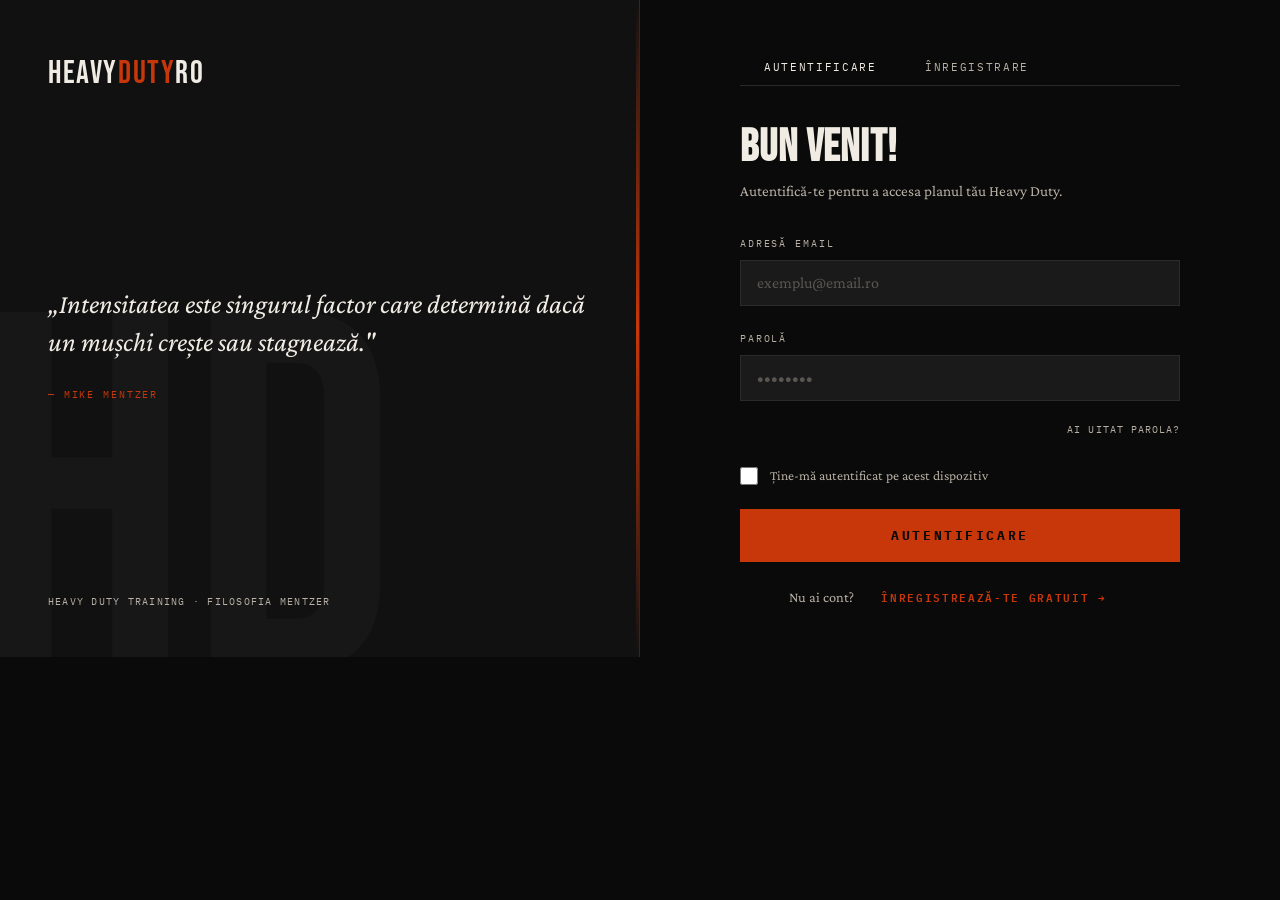
<file: body-fat-estimator.html>
<!DOCTYPE html>
<html lang="ro">
<head>
    <meta charset="UTF-8">
    <meta name="viewport" content="width=device-width, initial-scale=1.0">
    <title>Estimare Grăsime Corporală — HeavyDutyRO</title>
    <link rel="stylesheet" href="assets/css/style.css">
    <style>
        /* Stiluri specifice estimare grăsime corporală */
        .estimator-layout {
            display: grid;
            grid-template-columns: 1fr 340px;
            gap: 2rem;
            align-items: start;
        }

        .bf-scale-bar {
            height: 12px;
            background: linear-gradient(to right,
                #4db8a8 0%,
                #7bc67a 15%,
                var(--gold) 30%,
                #e08b30 55%,
                var(--rust) 100%
            );
            margin-bottom: 0.5rem;
        }

        .bf-categories {
            display: flex;
            flex-direction: column;
            gap: 0.5rem;
            margin-top: 1rem;
        }

        .bf-category-row {
            display: flex;
            align-items: center;
            gap: 0.75rem;
            font-size: 0.82rem;
        }

        .bf-dot {
            width: 10px;
            height: 10px;
            min-width: 10px;
            border-radius: 50%;
        }

        .bf-elite { background: #4db8a8; }
        .bf-athletic { background: #7bc67a; }
        .bf-fitness { background: var(--gold); }
        .bf-average { background: #e08b30; }
        .bf-obese { background: var(--rust); }

        #result-section {
            display: none;
            margin-top: 1.5rem;
        }

        .result-card {
            background: var(--forge);
            border: 1px solid var(--plate);
            border-top: 3px solid var(--rust);
            padding: 2rem;
            text-align: center;
        }

        .result-percentage {
            font-family: 'Bebas Neue', sans-serif;
            font-size: 5rem;
            line-height: 1;
            letter-spacing: 0.02em;
            color: var(--rust);
        }

        .result-category {
            font-family: 'IBM Plex Mono', monospace;
            font-size: 0.8rem;
            letter-spacing: 0.2em;
            text-transform: uppercase;
            color: var(--gold);
            margin-top: 0.5rem;
        }

        .result-description {
            font-size: 0.95rem;
            color: var(--chalk-dim);
            margin-top: 1rem;
            line-height: 1.6;
        }

        .result-recommendation {
            margin-top: 1.5rem;
            padding: 1rem;
            background: var(--steel);
            border: 1px solid var(--plate);
        }

        .result-recommendation h4 {
            font-family: 'IBM Plex Mono', monospace;
            font-size: 0.65rem;
            letter-spacing: 0.15em;
            text-transform: uppercase;
            color: var(--rust);
            margin-bottom: 0.5rem;
        }

        .result-recommendation p {
            font-size: 0.85rem;
            color: var(--chalk-dim);
            line-height: 1.5;
        }

        .criterion-group {
            margin-bottom: 1.75rem;
        }

        .criterion-label {
            display: block;
            font-family: 'IBM Plex Mono', monospace;
            font-size: 0.62rem;
            letter-spacing: 0.18em;
            text-transform: uppercase;
            color: var(--chalk-dim);
            margin-bottom: 0.75rem;
        }

        .criterion-description {
            font-size: 0.85rem;
            color: var(--chalk-dim);
            margin-bottom: 0.75rem;
            font-style: italic;
        }

        .radio-options {
            display: grid;
            grid-template-columns: repeat(auto-fit, minmax(160px, 1fr));
            gap: 0.5rem;
        }

        .radio-option {
            position: relative;
        }

        .radio-option input[type="radio"] {
            position: absolute;
            opacity: 0;
            pointer-events: none;
        }

        .radio-option label {
            display: flex;
            flex-direction: column;
            padding: 0.85rem 1rem;
            background: var(--steel);
            border: 1px solid var(--plate);
            cursor: pointer;
            transition: border-color 0.2s, background 0.2s;
        }

        .radio-option label:hover {
            background: rgba(200,55,10,0.06);
            border-color: rgba(200,55,10,0.4);
        }

        .radio-option input[type="radio"]:checked + label {
            border-color: var(--rust);
            background: rgba(200,55,10,0.1);
        }

        .option-value {
            font-family: 'Bebas Neue', sans-serif;
            font-size: 1.3rem;
            line-height: 1;
            color: var(--rust);
            margin-bottom: 0.2rem;
        }

        .option-label {
            font-family: 'IBM Plex Mono', monospace;
            font-size: 0.62rem;
            letter-spacing: 0.1em;
            text-transform: uppercase;
            color: var(--chalk-dim);
        }

        .option-desc {
            font-size: 0.78rem;
            color: rgba(184,176,164,0.7);
            margin-top: 0.25rem;
            line-height: 1.3;
        }
    </style>
</head>

<body>

<header class="topbar">
    <a href="login.html" class="topbar-logo">Heavy<span>Duty</span>RO</a>
    <div class="topbar-right">
        <span class="topbar-user">Bun venit, <strong id="user-name">Utilizator</strong></span>
        <a href="#" onclick="logout(); return false;" class="topbar-logout">Ieșire</a>
    </div>
</header>

<nav class="sidebar">
    <span class="sidebar-section-label">General</span>
    <a href="dashboard.html" class="sidebar-link">
      Tablou de Bord
    </a>
    <a href="workout-planner.html" class="sidebar-link">
        Planificator
    </a>
    <a href="body-fat-estimator.html" class="sidebar-link active">
        Estimare Grăsime
    </a>

    <span class="sidebar-section-label">Progres</span>
    <a href="jurnal-antrenament.html" class="sidebar-link">
      Jurnal
    </a>
    <a href="nutritie.html" class="sidebar-link">
        Nutriție
    </a>

    <span class="sidebar-section-label">Educație</span>
    <a href="filosofia-mentzer.html" class="sidebar-link">
    Filosofia Mentzer
    </a>

    <span class="sidebar-section-label">Cont</span>
    <a href="setari.html" class="sidebar-link">
        Setări
    </a>
</nav>

<main class="main-content">

    <header class="page-header">
        <p class="page-tag">Metoda Vizuală · Estimare prin Oglindă</p>
        <h1>Estimare<br>Grăsime Corporală</h1>
        <p class="page-subtitle">Evaluează-ți compoziția corporală prin criterii vizuale</p>
    </header>

    <div class="info-bar">
        <p>
            <strong>Metoda Vizuală (Mirror Method):</strong> Estimarea prin observație directă a caracteristicilor fizice 
            este o metodă practică, compatibilă cu obiectivele de definiție musculară urmărite în Heavy Duty Training. 
            Răspunde cât mai sincer la fiecare criteriu pentru o estimare precisă.
        </p>
    </div>

    <div class="estimator-layout">
        <div>
            <form id="bodyfat-form" onsubmit="handleBodyFatSubmit(event)">

                <!-- CARD: Criterii Vizuale -->
                <div class="card">
                    <div class="card-title">
                      Criterii Vizuale
                    </div>

                    <!-- Abdomen -->
                    <div class="criterion-group">
                        <label class="criterion-label">Abdomen</label>
                        <p class="criterion-description">Observă definitatea mușchilor abdominali și nivelul grăsimii viscerate</p>
                        <div class="radio-options">
                            <div class="radio-option">
                                <input type="radio" id="abdomen-0" name="abdomen" value="0" required>
                                <label for="abdomen-0">
                                    <span class="option-value">0</span>
                                    <span class="option-label">Nedefinit</span>
                                    <span class="option-desc">Fără definație</span>
                                </label>
                            </div>
                            <div class="radio-option">
                                <input type="radio" id="abdomen-1" name="abdomen" value="1">
                                <label for="abdomen-1">
                                    <span class="option-value">1</span>
                                    <span class="option-label">Ușor Definit</span>
                                    <span class="option-desc">Liniuțe ușoare</span>
                                </label>
                            </div>
                            <div class="radio-option">
                                <input type="radio" id="abdomen-2" name="abdomen" value="2">
                                <label for="abdomen-2">
                                    <span class="option-value">2</span>
                                    <span class="option-label">Def. Bună</span>
                                    <span class="option-desc">Două liniuțe</span>
                                </label>
                            </div>
                            <div class="radio-option">
                                <input type="radio" id="abdomen-3" name="abdomen" value="3">
                                <label for="abdomen-3">
                                    <span class="option-value">3</span>
                                    <span class="option-label">Foarte Def.</span>
                                    <span class="option-desc">Patru liniuțe</span>
                                </label>
                            </div>
                        </div>
                    </div>

                    <!-- Piept -->
                    <div class="criterion-group">
                        <label class="criterion-label">Piept</label>
                        <p class="criterion-description">Gradul de vascularizare și definație musculară vizibilă</p>
                        <div class="radio-options">
                            <div class="radio-option">
                                <input type="radio" id="chest-0" name="chest" value="0" required>
                                <label for="chest-0">
                                    <span class="option-value">0</span>
                                    <span class="option-label">Nedefinit</span>
                                    <span class="option-desc">Fără relief</span>
                                </label>
                            </div>
                            <div class="radio-option">
                                <input type="radio" id="chest-1" name="chest" value="1">
                                <label for="chest-1">
                                    <span class="option-value">1</span>
                                    <span class="option-label">Ușor Viz.</span>
                                    <span class="option-desc">Linii ușoare</span>
                                </label>
                            </div>
                            <div class="radio-option">
                                <input type="radio" id="chest-2" name="chest" value="2">
                                <label for="chest-2">
                                    <span class="option-value">2</span>
                                    <span class="option-label">Vasculrizat</span>
                                    <span class="option-desc">Relief clar</span>
                                </label>
                            </div>
                            <div class="radio-option">
                                <input type="radio" id="chest-3" name="chest" value="3">
                                <label for="chest-3">
                                    <span class="option-value">3</span>
                                    <span class="option-label">Ext. Vasculrizat</span>
                                    <span class="option-desc">Vase vizibile</span>
                                </label>
                            </div>
                        </div>
                    </div>

                    <!-- Brațe -->
                    <div class="criterion-group">
                        <label class="criterion-label">Brațe</label>
                        <p class="criterion-description">Definația musculară și vascularizarea vizibilă</p>
                        <div class="radio-options">
                            <div class="radio-option">
                                <input type="radio" id="arms-0" name="arms" value="0" required>
                                <label for="arms-0">
                                    <span class="option-value">0</span>
                                    <span class="option-label">Rotunde</span>
                                    <span class="option-desc">Fără definație</span>
                                </label>
                            </div>
                            <div class="radio-option">
                                <input type="radio" id="arms-1" name="arms" value="1">
                                <label for="arms-1">
                                    <span class="option-value">1</span>
                                    <span class="option-label">Ușor Def.</span>
                                    <span class="option-desc">Vârf subtil</span>
                                </label>
                            </div>
                            <div class="radio-option">
                                <input type="radio" id="arms-2" name="arms" value="2">
                                <label for="arms-2">
                                    <span class="option-value">2</span>
                                    <span class="option-label">Def. Bună</span>
                                    <span class="option-desc">Vârf clar</span>
                                </label>
                            </div>
                            <div class="radio-option">
                                <input type="radio" id="arms-3" name="arms" value="3">
                                <label for="arms-3">
                                    <span class="option-value">3</span>
                                    <span class="option-label">Ext. Def.</span>
                                    <span class="option-desc">Vârf pronunțat</span>
                                </label>
                            </div>
                        </div>
                    </div>

                    <!-- Picioare -->
                    <div class="criterion-group">
                        <label class="criterion-label">Picioare</label>
                        <p class="criterion-description">Definația musculară a coapelor și vascularizarea</p>
                        <div class="radio-options">
                            <div class="radio-option">
                                <input type="radio" id="legs-0" name="legs" value="0" required>
                                <label for="legs-0">
                                    <span class="option-value">0</span>
                                    <span class="option-label">Netede</span>
                                    <span class="option-desc">Fără linii</span>
                                </label>
                            </div>
                            <div class="radio-option">
                                <input type="radio" id="legs-1" name="legs" value="1">
                                <label for="legs-1">
                                    <span class="option-value">1</span>
                                    <span class="option-label">Ușor Def.</span>
                                    <span class="option-desc">Linii ușoare</span>
                                </label>
                            </div>
                            <div class="radio-option">
                                <input type="radio" id="legs-2" name="legs" value="2">
                                <label for="legs-2">
                                    <span class="option-value">2</span>
                                    <span class="option-label">Def. Bună</span>
                                    <span class="option-desc">Trasee clar</span>
                                </label>
                            </div>
                            <div class="radio-option">
                                <input type="radio" id="legs-3" name="legs" value="3">
                                <label for="legs-3">
                                    <span class="option-value">3</span>
                                    <span class="option-label">Ext. Def.</span>
                                    <span class="option-desc">Vene vizibile</span>
                                </label>
                            </div>
                        </div>
                    </div>

                </div>

                <!-- CARD: Date Personale -->
                <div class="card">
                    <div class="card-title">
                        Date Personale
                    </div>

                    <div class="field-row">
                        <div class="field-group">
                            <label for="gender">Gen</label>
                            <select id="gender" name="gender" required>
                                <option value="">-- Selectează --</option>
                                <option value="M">Bărbat</option>
                                <option value="F">Femeie</option>
                            </select>
                        </div>
                        <div class="field-group">
                            <label for="age">Vârstă</label>
                            <input type="number" id="age" name="age" min="18" max="100" required>
                        </div>
                    </div>

                    <div class="field-row">
                        <div class="field-group">
                            <label for="weight">Greutate (kg)</label>
                            <input type="number" id="weight" name="weight" min="30" max="300" step="0.1" required>
                        </div>
                        <div class="field-group">
                            <label for="height">Înălțime (cm)</label>
                            <input type="number" id="height" name="height" min="130" max="230" step="0.1" required>
                        </div>
                    </div>
                </div>

                <!-- BUTON CALCULEAZĂ -->
                <button type="submit" class="btn btn-primary">Calculează Grăsime</button>

                <!-- REZULTAT -->
                <div id="result-section">
                    <div class="result-card">
                        <p style="font-family: 'IBM Plex Mono', monospace; font-size: 0.65rem; letter-spacing: 0.2em; text-transform: uppercase; color: var(--chalk-dim); margin-bottom: 0.75rem;">Estimate</p>
                        <div class="result-percentage" id="result-percentage">--</div>
                        <div class="result-category" id="result-category">--</div>
                        <p class="result-description" id="result-description"></p>
                        <div class="result-recommendation" id="result-recommendation"></div>
                    </div>
                </div>

            </form>
        </div>

        <!-- SIDEBAR: Schema Referință -->
        <div>
            <div class="card">
                <div class="card-title">
                   Schema Referință
                </div>

                <div class="bf-scale-bar"></div>

                <div class="bf-scale-labels" style="font-family: 'IBM Plex Mono', monospace; font-size: 0.55rem; letter-spacing: 0.08em; color: var(--chalk-dim); display: flex; justify-content: space-between;">
                    <span>Elite</span>
                    <span>Athletic</span>
                    <span>Fitness</span>
                    <span>Average</span>
                    <span>Obese</span>
                </div>

                <div class="bf-categories">
                    <div class="bf-category-row">
                        <div class="bf-dot bf-elite"></div>
                        <span>
                            <strong style="color: var(--chalk);">Elite</strong><br>
                            <span class="bf-category-range" style="color: var(--chalk-dim); font-size: 0.8rem;">&lt;8%</span>
                        </span>
                    </div>
                    <div class="bf-category-row">
                        <div class="bf-dot bf-athletic"></div>
                        <span>
                            <strong style="color: var(--chalk);">Athletic</strong><br>
                            <span class="bf-category-range" style="color: var(--chalk-dim); font-size: 0.8rem;">8-12%</span>
                        </span>
                    </div>
                    <div class="bf-category-row">
                        <div class="bf-dot bf-fitness"></div>
                        <span>
                            <strong style="color: var(--chalk);">Fitness</strong><br>
                            <span class="bf-category-range" style="color: var(--chalk-dim); font-size: 0.8rem;">13-17%</span>
                        </span>
                    </div>
                    <div class="bf-category-row">
                        <div class="bf-dot bf-average"></div>
                        <span>
                            <strong style="color: var(--chalk);">Average</strong><br>
                            <span class="bf-category-range" style="color: var(--chalk-dim); font-size: 0.8rem;">18-25%</span>
                        </span>
                    </div>
                    <div class="bf-category-row">
                        <div class="bf-dot bf-obese"></div>
                        <span>
                            <strong style="color: var(--chalk);">Obese</strong><br>
                            <span class="bf-category-range" style="color: var(--chalk-dim); font-size: 0.8rem;">&gt;25%</span>
                        </span>
                    </div>
                </div>
            </div>

            <!-- TIP: Heavy Duty -->
            <div class="card" style="margin-top: 1.5rem; border-top: 2px solid var(--gold);">
                <div class="card-title" style="color: var(--gold);">
                   Sfat Heavy Duty
                </div>
                <p style="font-size: 0.85rem; color: var(--chalk-dim); line-height: 1.55;">
                    <strong style="color: var(--chalk);">Fă evaluări regulate</strong> (săptămânal sau lunar) 
                    pentru a urmări progresul. Heavy Duty Training este optim pentru reducerea grăsimii la niveluri 
                    joase datorită adaptării metabolice și intensității ridicate.
                </p>
            </div>
        </div>

    </div>

</main>

<script>
async function logout() {
    await fetch('api/auth.php?action=logout', { method: 'POST' });
    window.location.href = 'login.html';
}

(async function () {
    try {
        const res  = await fetch('api/auth.php?action=me');
        const data = await res.json();
        if (!data.success) { window.location.href = 'login.html'; return; }
        const name = data.user.firstName?.trim() || data.user.email.split('@')[0];
        document.getElementById('user-name').textContent = name;
    } catch (_) { window.location.href = 'login.html'; }
})();

async function handleBodyFatSubmit(event) {
    event.preventDefault();

    const abdomen = parseInt(document.querySelector('input[name="abdomen"]:checked').value);
    const chest   = parseInt(document.querySelector('input[name="chest"]:checked').value);
    const arms    = parseInt(document.querySelector('input[name="arms"]:checked').value);
    const legs    = parseInt(document.querySelector('input[name="legs"]:checked').value);
    const age     = parseInt(document.getElementById('age').value);
    const gender  = document.getElementById('gender').value;
    const weight  = parseFloat(document.getElementById('weight').value);
    const height  = parseFloat(document.getElementById('height').value);

    const totalScore = abdomen + chest + arms + legs;
    const avgScore   = totalScore / 4;
    const heightMeters = height / 100;
    const bmi = heightMeters > 0 ? weight / (heightMeters * heightMeters) : 0;

    const baseBodyFat = gender === 'M'
        ? 1.2 * bmi + 0.23 * age - 16.2
        : 1.2 * bmi + 0.23 * age - 5.4;

    const visualMultiplier = 1 - (avgScore / 3) * 0.45;
    const bodyfatPercent = baseBodyFat * visualMultiplier;
    const actualBodyFat = Math.max(5, bodyfatPercent);

    let category, categoryColor;
    if      (actualBodyFat < 8)  { category = 'Elite';    categoryColor = '#4db8a8'; }
    else if (actualBodyFat < 12) { category = 'Athletic'; categoryColor = '#7bc67a'; }
    else if (actualBodyFat < 17) { category = 'Fitness';  categoryColor = '#d4af37'; }
    else if (actualBodyFat < 25) { category = 'Average';  categoryColor = '#e08b30'; }
    else                          { category = 'Obese';    categoryColor = '#c8370a'; }

    let recommendation = '';
    if (actualBodyFat < 12) {
        recommendation = '<strong>Nutriție Ușoară:</strong> Menține surplus caloric mic. Focus pe recuperare și creștere musculară.';
    } else if (actualBodyFat < 17) {
        recommendation = '<strong>Fază Definiție:</strong> Deficit caloric controlat. Priorează proteinele.';
    } else {
        recommendation = '<strong>Ciclu Definiție:</strong> Deficit 300-500 kcal, 8-12 săptămâni.';
    }

    const displayPercentage = actualBodyFat >= 30 ? 'Peste limită' : actualBodyFat.toFixed(1) + '%';

    document.getElementById('result-percentage').textContent       = displayPercentage;
    document.getElementById('result-category').textContent         = category;
    document.getElementById('result-category').style.color        = categoryColor;
    document.getElementById('result-description').innerHTML = actualBodyFat >= 30
        ? `Estimarea reală este de <strong>${actualBodyFat.toFixed(1)}%</strong>, dar este peste limită.`
        : `La <strong>${actualBodyFat.toFixed(1)}%</strong> grăsime corporală, ești în categoria <strong>${category}</strong>. Score mediu vizual: <strong>${avgScore.toFixed(1)}</strong>/3`;
    document.getElementById('result-recommendation').innerHTML     = `<h4>Recomandare</h4><p>${recommendation}</p>`;
    document.getElementById('result-section').style.display        = 'block';

    // Salvează în baza de date
    try {
        await fetch('api/user.php?action=bodyfat', {
            method:  'POST',
            headers: { 'Content-Type': 'application/json' },
            body:    JSON.stringify({
                percentage: parseFloat(actualBodyFat.toFixed(1)),
                category,
                gender,
                age: age || null,
                weight: weight || null,
                height: height || null,
            }),
        });
    } catch (_) {}
}
</script>

</body>
</html>
</file>
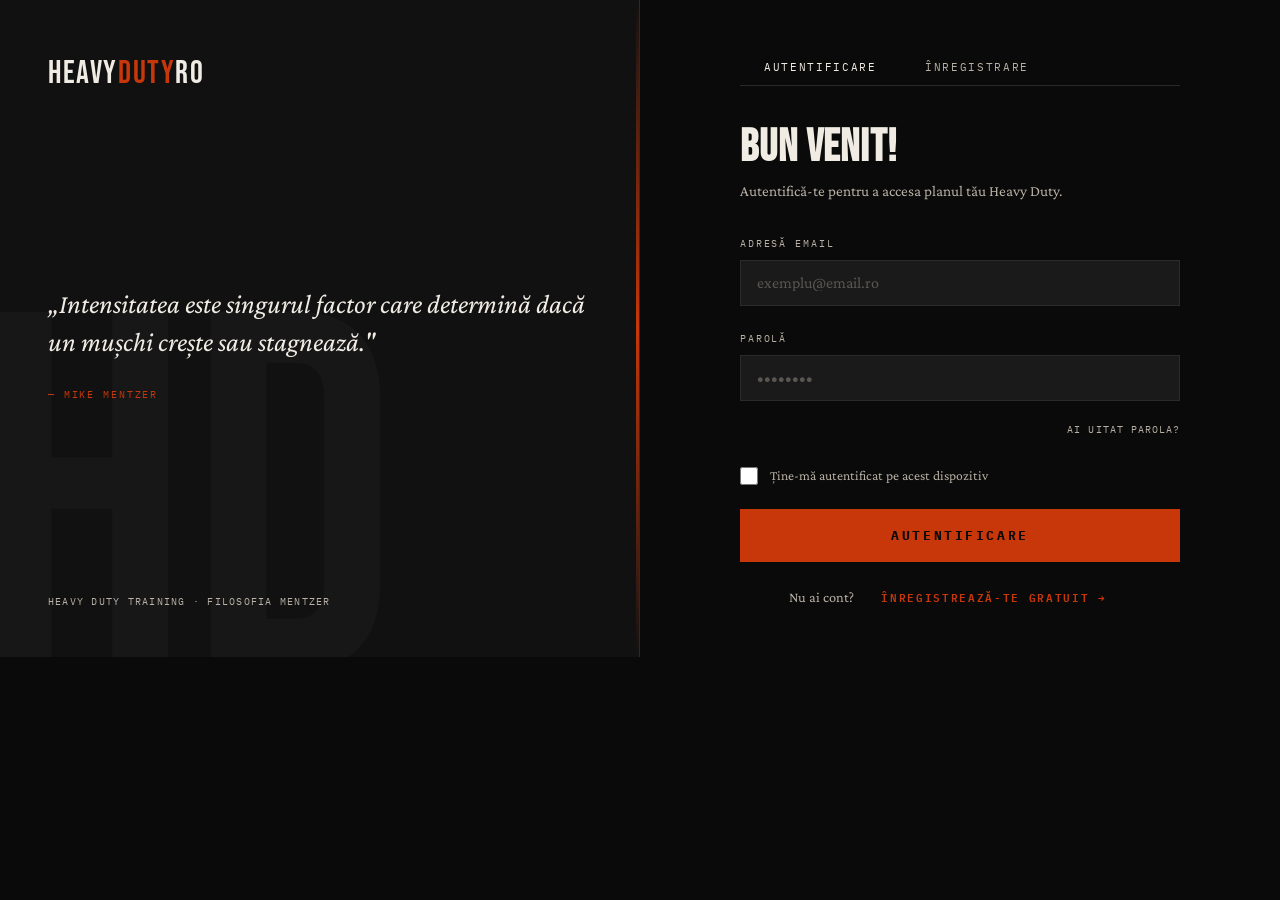
<file: dashboard.html>
<!DOCTYPE html>
<html lang="ro">


<head>
    <meta charset="UTF-8">
    <meta name="viewport" content="width=device-width, initial-scale=1.0">
    <title>Tablou de Bord — HeavyDutyRO</title>
    <link rel="stylesheet" href="assets/css/style.css">
    <style>
        /* Dashboard specific styles */
        .stats-grid {
            display: grid;
            grid-template-columns: repeat(auto-fit, minmax(200px, 1fr));
            gap: 1.5rem;
            margin-bottom: 2rem;
        }

        .stat-card {
            background: var(--forge);
            border: 1px solid var(--plate);
            padding: 1.75rem;
        }

        .stat-label {
            font-family: 'IBM Plex Mono', monospace;
            font-size: 0.65rem;
            letter-spacing: 0.2em;
            text-transform: uppercase;
            color: var(--chalk-dim);
            margin-bottom: 1rem;
        }

        .stat-value {
            font-family: 'Bebas Neue', sans-serif;
            font-size: 3rem;
            line-height: 1;
            color: var(--rust);
            margin-bottom: 0.5rem;
        }

        .stat-unit {
            font-family: 'IBM Plex Mono', monospace;
            font-size: 0.8rem;
            color: var(--chalk-dim);
            margin-left: 0.5rem;
        }

        .stat-change {
            font-size: 0.85rem;
            margin-top: 1rem;
            padding-top: 1rem;
            border-top: 1px solid var(--plate);
        }

        .stat-change.positive { color: #3daa6e; }
        .stat-change.negative { color: var(--rust); }

        .quick-actions {
            display: grid;
            grid-template-columns: repeat(auto-fit, minmax(150px, 1fr));
            gap: 1rem;
            margin-bottom: 2rem;
        }

        .action-btn {
            background: var(--forge);
            border: 1px solid var(--plate);
            padding: 1.5rem;
            text-align: center;
            cursor: pointer;
            transition: border-color 0.2s, background 0.2s;
            text-decoration: none;
            color: inherit;
        }

        .action-btn:hover {
            border-color: var(--rust);
            background: rgba(200, 55, 10, 0.05);
        }

        .action-icon {
            font-size: 2rem;
            margin-bottom: 0.5rem;
            display: block;
        }

        .action-label {
            font-family: 'IBM Plex Mono', monospace;
            font-size: 0.75rem;
            letter-spacing: 0.1em;
            text-transform: uppercase;
            color: var(--chalk-dim);
        }

        .section-title {
            font-family: 'IBM Plex Mono', monospace;
            font-size: 0.72rem;
            letter-spacing: 0.15em;
            text-transform: uppercase;
            color: var(--chess);
            margin-top: 2.5rem;
            margin-bottom: 1.5rem;
            padding-bottom: 0.75rem;
            border-bottom: 1px solid var(--plate);
        }

        .form-group {
            margin-bottom: 1.5rem;
        }

        .form-label {
            display: block;
            font-family: 'IBM Plex Mono', monospace;
            font-size: 0.62rem;
            letter-spacing: 0.18em;
            text-transform: uppercase;
            color: var(--chalk-dim);
            margin-bottom: 0.5rem;
        }

        .form-input {
            width: 100%;
            background: var(--steel);
            border: 1px solid var(--plate);
            color: var(--chalk);
            font-family: 'Crimson Pro', serif;
            font-size: 1rem;
            padding: 0.75rem 1rem;
            outline: none;
            transition: border-color 0.2s;
        }

        .form-input:focus {
            border-color: var(--rust);
        }

        .form-row {
            display: grid;
            grid-template-columns: repeat(auto-fit, minmax(150px, 1fr));
            gap: 1rem;
        }

        .btn-submit {
            background: var(--rust);
            color: #fff;
            border: 2px solid var(--rust);
            padding: 0.9rem 2rem;
            font-family: 'IBM Plex Mono', monospace;
            font-size: 0.82rem;
            font-weight: 700;
            letter-spacing: 0.2em;
            text-transform: uppercase;
            cursor: pointer;
            transition: background 0.2s, color 0.2s;
        }

        .btn-submit:hover {
            background: transparent;
            color: var(--rust);
        }

        .next-workout {
            background: var(--forge);
            border: 2px solid var(--rust);
            padding: 1.75rem;
            margin-bottom: 2rem;
        }

        .next-workout-title {
            font-family: 'IBM Plex Mono', monospace;
            font-size: 0.65rem;
            letter-spacing: 0.2em;
            text-transform: uppercase;
            color: var(--rust);
            margin-bottom: 1rem;
        }

        .workout-name {
            font-family: 'Bebas Neue', sans-serif;
            font-size: 1.8rem;
            color: var(--chalk);
            margin-bottom: 0.5rem;
        }

        .workout-details {
            font-size: 0.9rem;
            color: var(--chalk-dim);
            line-height: 1.6;
            margin-bottom: 1rem;
        }

        .btn-start-workout {
            background: var(--rust);
            color: #fff;
            border: none;
            padding: 0.8rem 1.5rem;
            font-family: 'IBM Plex Mono', monospace;
            font-size: 0.75rem;
            letter-spacing: 0.15em;
            text-transform: uppercase;
            cursor: pointer;
            transition: background 0.2s;
        }

        .btn-start-workout:hover {
            background: var(--rust-bright);
        }

        .empty-state {
            text-align: center;
            padding: 2rem;
            background: var(--forge);
            border: 1px solid var(--plate);
            color: var(--chalk-dim);
        }

        .empty-state-icon {
            font-size: 3rem;
            margin-bottom: 1rem;
        }

        .empty-state-text {
            margin-bottom: 1rem;
        }

        .empty-state-btn {
            background: var(--rust);
            color: #fff;
            border: none;
            padding: 0.75rem 1.5rem;
            font-family: 'IBM Plex Mono', monospace;
            font-size: 0.75rem;
            letter-spacing: 0.15em;
            text-transform: uppercase;
            cursor: pointer;
            transition: background 0.2s;
        }

        .empty-state-btn:hover {
            background: var(--rust-bright);
        }
    </style>
</head>

<body>

<header class="topbar">
    <a href="login.html" class="topbar-logo">Heavy<span>Duty</span>RO</a>
    <div class="topbar-right">
        <span class="topbar-user">Bun venit, <strong id="user-name">Utilizator</strong></span>
        <a href="#" onclick="logout(); return false;" class="topbar-logout">Ieșire</a>
    </div>
</header>

<nav class="sidebar">
    <span class="sidebar-section-label">General</span>
    <a href="dashboard.html" class="sidebar-link active">
        Tablou de Bord
    </a>
    <a href="workout-planner.html" class="sidebar-link">
       Planificator
    </a>
    <a href="body-fat-estimator.html" class="sidebar-link">
       Estimare Grăsime
    </a>

    <span class="sidebar-section-label">Progres</span>
    <a href="jurnal-antrenament.html" class="sidebar-link">
       Jurnal
    </a>
    <a href="nutritie.html" class="sidebar-link">
       Nutriție
    </a>

    <span class="sidebar-section-label">Educație</span>
    <a href="filosofia-mentzer.html" class="sidebar-link">
       Filosofia Mentzer
    </a>

    <span class="sidebar-section-label">Cont</span>
    <a href="setari.html" class="sidebar-link">
        Setări
    </a>
</nav>

<main class="main-content">

    <header class="page-header">
        <p class="page-tag">Tablou de Bord Personal</p>
        <h1>Bună, <span id="greeting-name">Utilizator</span></h1>
        <p class="page-subtitle">Sinteza progresului și antrenamentelor tale</p>
    </header>

    <!-- STATISTICI RAPIDE -->
    <div class="stats-grid">
        <div class="stat-card">
            <p class="stat-label">Greutate Corporală</p>
            <div>
                <span class="stat-value" id="weight-display">--</span>
                <span class="stat-unit">kg</span>
            </div>
            <p class="stat-change" id="weight-change">Nicio înregistrare</p>
        </div>

        <div class="stat-card">
            <p class="stat-label">Grăsime Corporală</p>
            <div>
                <span class="stat-value" id="bodyfat-display">--</span>
                <span class="stat-unit">%</span>
            </div>
            <p class="stat-change" id="bodyfat-change">Nicio înregistrare</p>
        </div>

        <div class="stat-card">
            <p class="stat-label">Zile de la Ultimul Antrenament</p>
            <div>
                <span class="stat-value" id="days-rest">--</span>
                <span class="stat-unit">zile</span>
            </div>
            <p class="stat-change" id="recovery-status">--</p>
        </div>

        <div class="stat-card">
            <p class="stat-label">Antrenamente Lunii</p>
            <div>
                <span class="stat-value" id="workouts-count">0</span>
                <span class="stat-unit">sesiuni</span>
            </div>
            <p class="stat-change">Progres: Doar Heavy Duty</p>
        </div>
    </div>

    <!-- ACȚIUNI RAPIDE -->
    <h2 class="section-title"> Acțiuni Rapide</h2>
    <!-- Weight trend chart (last 30 estimates) -->
    <div class="card" style="margin-bottom:1.5rem; padding:1rem;">
        <div class="stat-label">Evoluție Greutate (ultimele 30)</div>
        <canvas id="weight-chart" width="800" height="140" style="width:100%; height:140px; display:block;"></canvas>
    </div>
    <div class="quick-actions">
        <a href="workout-planner.html" class="action-btn">
        
            <span class="action-label">Planifică Antrenament</span>
        </a>
        <a href="body-fat-estimator.html" class="action-btn">
           
            <span class="action-label">Estimare Grăsime</span>
        </a>
        <a href="jurnal-antrenament.html" class="action-btn">
        
            <span class="action-label">Jurnal</span>
        </a>
        <a href="nutritie.html" class="action-btn">
        
            <span class="action-label">Nutriție</span>
        </a>
        <a href="filosofia-mentzer.html" class="action-btn">
           
            <span class="action-label">Filosofia Mentzer</span>
        </a>
    </div>

    <!-- ANTRENAMENT URMĂTOR -->
    <h2 class="section-title">Antrenamentul Următor</h2>
    <div id="next-workout-container">
        <div class="empty-state">
            <div class="empty-state-icon"></div>
            <p class="empty-state-text"><strong>Niciun antrenament planificat</strong></p>
            <p class="empty-state-text" style="font-size: 0.9rem; color: var(--chalk-dim); margin-bottom: 1rem;">
                Mergi la Planificator și creează antrenamentele tale custom sau alege una din rutinele Mentzer.
            </p>
            <a href="workout-planner.html" class="empty-state-btn">➔ Planificator</a>
        </div>
    </div>

    <!-- ACTUALIZARE STATISTICI -->
    <h2 class="section-title"> Actualizare Statistici</h2>
    <form onsubmit="updateStats(event);" class="card">
        <div class="form-row">
            <div class="form-group">
                <label class="form-label">Greutate (kg)</label>
                <input type="number" id="weight-input" class="form-input" min="30" max="250" step="0.1" placeholder="84.5">
            </div>
            <div class="form-group">
                <label class="form-label">Grăsime Corporală (%)</label>
                <input type="number" id="bodyfat-input" class="form-input" min="5" max="50" step="0.1" placeholder="14.2">
            </div>
            <div class="form-group">
                <label class="form-label">Zile de Repaus</label>
                <input type="number" id="rest-days-input" class="form-input" min="0" max="14" step="1" placeholder="0">
            </div>
        </div>
        <button type="submit" class="btn-submit">Salvează</button>

        <div style="margin-top:1rem;">
            <div class="stat-label">Ultimele înregistrări (max 30)</div>
            <table id="estimates-table" style="width:100%; border-collapse:collapse; margin-top:0.5rem;">
                <thead>
                    <tr style="color:var(--chalk-dim); font-family: 'IBM Plex Mono', monospace; font-size:0.78rem; text-transform:uppercase;">
                        <th style="padding:0.5rem 0.75rem; text-align:left; border-bottom:1px solid var(--plate);">Data</th>
                        <th style="padding:0.5rem 0.75rem; text-align:right; border-bottom:1px solid var(--plate);">Greutate (kg)</th>
                        <th style="padding:0.5rem 0.75rem; text-align:right; border-bottom:1px solid var(--plate);">Grăsime (%)</th>
                    </tr>
                </thead>
                <tbody style="color:var(--chalk); font-family: 'Crimson Pro', serif; font-size:0.95rem;">
                </tbody>
            </table>
        </div>
    </form>

</main>


<script>
// ── Utilitar logout ──────────────────────────────────────
async function logout() {
    await fetch('api/auth.php?action=logout', { method: 'POST' });
    window.location.href = 'login.html';
}

// ── Inițializare pagină ──────────────────────────────────
(async function init() {
    // 1. Verificare sesiune
    let user;
    try {
        const res  = await fetch('api/auth.php?action=me');
        const data = await res.json();
        if (!data.success) { window.location.href = 'login.html'; return; }
        user = data.user;
    } catch (_) {
        window.location.href = 'login.html';
        return;
    }

    const displayName = user.firstName?.trim() || user.email.split('@')[0];
    document.getElementById('user-name').textContent    = displayName;
    document.getElementById('greeting-name').textContent = displayName;

    // 2. Statistici utilizator
    try {
        const res  = await fetch('api/user.php?action=profile');
        const data = await res.json();
        if (data.success) {
            const s = data.data.stats;
            if (s.weight) {
                document.getElementById('weight-display').textContent = s.weight.toFixed(1);
                document.getElementById('weight-input').value          = s.weight;
            }
            if (s.bodyfat) {
                document.getElementById('bodyfat-display').textContent = s.bodyfat.toFixed(1);
                document.getElementById('bodyfat-input').value          = s.bodyfat;
            }
            if (s.recoveryDays !== null) {
                document.getElementById('days-rest').textContent   = s.recoveryDays;
                document.getElementById('rest-days-input').value   = s.recoveryDays;
                updateRecoveryStatus(s.recoveryDays);
            }
        }
    } catch (_) {}

    // 2.5. Ultima estimare din body_fat_estimates
    try {
        const res  = await fetch('api/user.php?action=bodyfat');
        const data = await res.json();
        if (data.success && data.data) {
            const bf = data.data;
            if (bf.weight !== null && bf.weight !== undefined) {
                document.getElementById('weight-display').textContent = parseFloat(bf.weight).toFixed(1);
            }
            if (bf.percentage !== null && bf.percentage !== undefined) {
                document.getElementById('bodyfat-display').textContent = parseFloat(bf.percentage).toFixed(1);
            }
        }
    } catch (_) {}

    // 3. Antrenamente luna curentă
    try {
        const res  = await fetch('api/workouts.php');
        const data = await res.json();
        if (data.success) {
            const thisMonth = new Date().getMonth();
            const thisYear  = new Date().getFullYear();
            const count = data.data.filter(w => {
                const d = new Date(w.date);
                return d.getMonth() === thisMonth && d.getFullYear() === thisYear;
            }).length;
            document.getElementById('workouts-count').textContent = count;

            // Ultimul antrenament — calculează zile de la el
            if (data.data.length > 0) {
                const lastDate  = new Date(data.data[0].date);
                const today     = new Date();
                today.setHours(0,0,0,0);
                lastDate.setHours(0,0,0,0);
                const diffDays  = Math.round((today - lastDate) / 86400000);
                document.getElementById('days-rest').textContent = diffDays;
                updateRecoveryStatus(diffDays);
            }
        }
    } catch (_) {}
})();

// ── Load and render weight chart using last 30 body fat estimates (weights) ──
(async function loadWeightChart(){
    try{
        const res = await fetch('api/user.php?action=bodyfat_list');
        const data = await res.json();
        if (!data.success || !Array.isArray(data.data)) return;
        const items = data.data.slice(0,30).reverse(); // oldest -> newest
        const weights = items.map(i => i.weight).filter(w => w !== null && w !== undefined).map(w => parseFloat(w));

        const canvas = document.getElementById('weight-chart');
        if (!canvas) return;
        const ctx = canvas.getContext('2d');
        const DPR = window.devicePixelRatio || 1;
        const W = canvas.clientWidth || parseInt(canvas.getAttribute('width')) || 800;
        const H = canvas.clientHeight || parseInt(canvas.getAttribute('height')) || 140;
        canvas.width = W * DPR;
        canvas.height = H * DPR;
        ctx.setTransform(DPR,0,0,DPR,0,0);

        // clear
        ctx.clearRect(0,0,W,H);

        if (!weights || weights.length === 0) {
            ctx.fillStyle = 'rgba(184,176,164,0.08)';
            ctx.fillRect(0,0,W,H);
            ctx.fillStyle = 'rgba(184,176,164,0.85)';
            ctx.font = '14px IBM Plex Mono, monospace';
            ctx.textAlign = 'center';
            ctx.fillText('Nicio înregistrare de greutate', W/2, H/2);
            return;
        }

        const pad = 12;
        const min = Math.min(...weights);
        const max = Math.max(...weights);
        const range = Math.max(0.1, max - min);

        // grid
        ctx.strokeStyle = 'rgba(255,255,255,0.04)';
        ctx.lineWidth = 1;
        for (let i=0;i<=4;i++){
            const y = pad + (H - pad*2) * (i/4);
            ctx.beginPath(); ctx.moveTo(pad, y); ctx.lineTo(W-pad, y); ctx.stroke();
        }

        // line
        ctx.strokeStyle = 'rgba(200,55,10,0.95)';
        ctx.lineWidth = 2;
        ctx.beginPath();
        weights.forEach((v, idx) => {
            const x = pad + ( (W - pad*2) * (idx / (weights.length -1 || 1)) );
            const y = pad + (H - pad*2) * (1 - (v - min)/range);
            if (idx===0) ctx.moveTo(x,y); else ctx.lineTo(x,y);
        });
        ctx.stroke();

        // dots
        ctx.fillStyle = 'rgba(200,55,10,1)';
        weights.forEach((v, idx) => {
            const x = pad + ( (W - pad*2) * (idx / (weights.length -1 || 1)) );
            const y = pad + (H - pad*2) * (1 - (v - min)/range);
            ctx.beginPath(); ctx.arc(x,y,2.5,0,Math.PI*2); ctx.fill();
        });

        // last label
        const last = weights[weights.length-1];
        ctx.fillStyle = 'rgba(184,176,164,0.95)';
        ctx.font = '12px IBM Plex Mono, monospace';
        ctx.textAlign = 'right';
        ctx.fillText(last.toFixed(1)+' kg', W - pad, pad + 12);

    }catch(e){/* ignore */}
})();

// ── Load and populate estimates table (last 30) ──
(async function loadEstimatesTable(){
    try{
        const res = await fetch('api/user.php?action=bodyfat_list');
        const data = await res.json();
        if (!data.success || !Array.isArray(data.data)) return;
        const items = data.data.slice(0,30); // newest first from API
        const tbody = document.querySelector('#estimates-table tbody');
        if (!tbody) return;
        tbody.innerHTML = '';
        for (const it of items) {
            const tr = document.createElement('tr');
            tr.style.borderBottom = '1px solid var(--plate)';
            const d = new Date(it.date);
            const dateText = isNaN(d.getTime()) ? (it.date ?? '') : d.toISOString().slice(0,10);

            const tdDate = document.createElement('td'); tdDate.style.padding = '0.5rem 0.75rem'; tdDate.textContent = dateText;
            const tdW = document.createElement('td'); tdW.style.padding = '0.5rem 0.75rem'; tdW.style.textAlign = 'right'; tdW.textContent = it.weight !== null && it.weight !== undefined ? parseFloat(it.weight).toFixed(1) : '—';
            const tdBf = document.createElement('td'); tdBf.style.padding = '0.5rem 0.75rem'; tdBf.style.textAlign = 'right'; tdBf.textContent = it.percentage !== null && it.percentage !== undefined ? parseFloat(it.percentage).toFixed(1) : '—';
            tr.appendChild(tdDate); tr.appendChild(tdW); tr.appendChild(tdBf);
            tbody.appendChild(tr);
        }
    }catch(e){/* ignore */}
})();

function updateRecoveryStatus(days) {
    const el = document.getElementById('recovery-status');
    if (days >= 4) {
        el.textContent = '✓ Pregătit de antrenament';
        el.className   = 'stat-change positive';
    } else if (days >= 2) {
        el.textContent = 'În recuperare optimă';
        el.className   = 'stat-change';
    } else {
        el.textContent = 'Repaus prea scurt';
        el.className   = 'stat-change negative';
    }
}

async function updateStats(event) {
    event.preventDefault();
    const weight    = parseFloat(document.getElementById('weight-input').value)  || null;
    const bodyfat   = parseFloat(document.getElementById('bodyfat-input').value) || null;
    const restDays  = parseInt(document.getElementById('rest-days-input').value) ?? 0;

    const btn = event.target.querySelector('button');
    btn.disabled    = true;
    btn.textContent = '💾 Salvează...';

    try {
        const res  = await fetch('api/user.php?action=stats', {
            method: 'POST',
            headers: { 'Content-Type': 'application/json' },
            body:    JSON.stringify({ weight, bodyfat, recoveryDays: restDays }),
        });
        const data = await res.json();

        if (data.success) {
            if (weight)  document.getElementById('weight-display').textContent  = weight.toFixed(1);
            if (bodyfat) document.getElementById('bodyfat-display').textContent = bodyfat.toFixed(1);
            document.getElementById('days-rest').textContent = restDays;
            updateRecoveryStatus(restDays);
            btn.textContent = '✓ Salvat!';
            setTimeout(() => { btn.disabled = false; btn.textContent = '💾 Salvează'; }, 2000);
        } else {
            alert(data.message);
            btn.disabled = false;
            btn.textContent = '💾 Salvează';
        }
    } catch (_) {
        alert('Eroare rețea.');
        btn.disabled = false;
        btn.textContent = '💾 Salvează';
    }
}
</script>

</body>
</html>
</file>
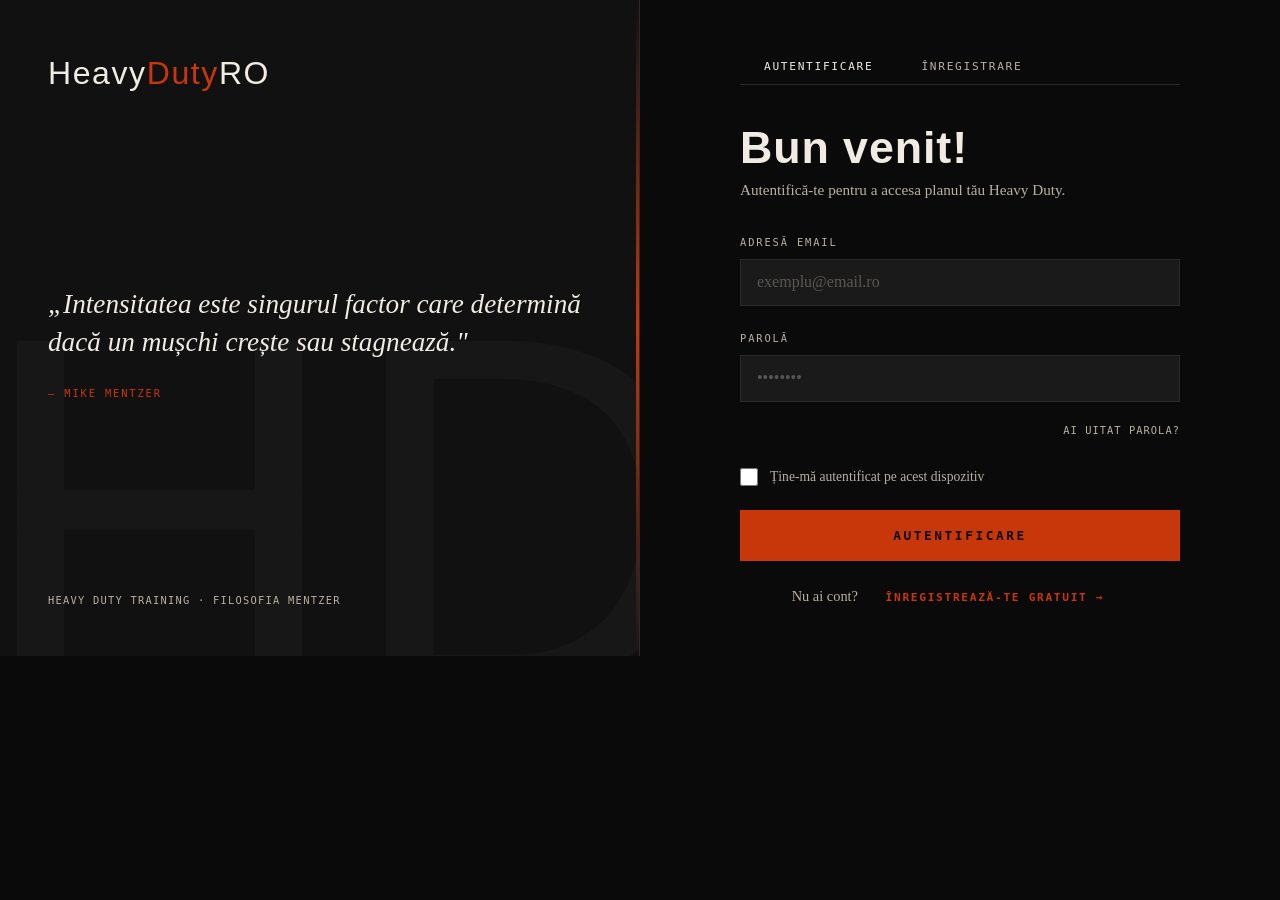
<file: filosofia-mentzer.html>
<!DOCTYPE html>
<html lang="ro">
<head>
    <meta charset="UTF-8">
    <meta name="viewport" content="width=device-width, initial-scale=1.0">
    <title>Filosofia Mentzer — HeavyDutyRO</title>
    <link rel="stylesheet" href="assets/css/style.css">
    <style>
        /* Philosophy page styles */
        .philosophy-section {
            margin-bottom: 3rem;
        }

        .section-divider {
            height: 1px;
            background: var(--plate);
            margin: 2rem 0;
        }

        .quote-block {
            background: var(--forge);
            border-left: 3px solid var(--rust);
            padding: 1.75rem;
            margin: 1.5rem 0;
            font-size: 1rem;
            font-style: italic;
            color: var(--chalk);
            line-height: 1.8;
        }

        .quote-author {
            font-family: 'IBM Plex Mono', monospace;
            font-size: 0.75rem;
            letter-spacing: 0.1em;
            text-transform: uppercase;
            color: var(--chalk-dim);
            margin-top: 1rem;
            font-style: normal;
        }

        .timeline {
            display: grid;
            gap: 2rem;
            margin: 2rem 0;
        }

        .timeline-item {
            background: var(--forge);
            border: 1px solid var(--plate);
            padding: 1.5rem;
            position: relative;
            padding-left: 3.5rem;
        }

        .timeline-item::before {
            content: '';
            position: absolute;
            left: 1rem;
            top: 2rem;
            width: 12px;
            height: 12px;
            background: var(--rust);
            border-radius: 50%;
        }

        .timeline-year {
            font-family: 'Bebas Neue', sans-serif;
            font-size: 1.3rem;
            color: var(--rust);
            margin-bottom: 0.5rem;
        }

        .timeline-content {
            font-size: 0.95rem;
            color: var(--chalk-dim);
            line-height: 1.7;
        }

        .philosophy-grid {
            display: grid;
            grid-template-columns: repeat(auto-fit, minmax(250px, 1fr));
            gap: 1.5rem;
            margin: 2rem 0;
        }

        .philosophy-card {
            background: var(--forge);
            border: 1px solid var(--plate);
            padding: 1.75rem;
        }

        .philosophy-card-title {
            font-family: 'Bebas Neue', sans-serif;
            font-size: 1.3rem;
            color: var(--rust);
            margin-bottom: 1rem;
        }

        .philosophy-card-content {
            font-size: 0.9rem;
            color: var(--chalk-dim);
            line-height: 1.7;
        }

        .conversation {
            background: var(--steel);
            border: 1px solid var(--plate);
            padding: 1.5rem;
            margin: 1.5rem 0;
            border-radius: 0;
        }

        .conversation-title {
            font-family: 'IBM Plex Mono', monospace;
            font-size: 0.72rem;
            letter-spacing: 0.15em;
            text-transform: uppercase;
            color: var(--rust);
            margin-bottom: 1rem;
        }

        .dialogue {
            margin-bottom: 1rem;
        }

        .dialogue-speaker {
            font-family: 'IBM Plex Mono', monospace;
            font-size: 0.75rem;
            letter-spacing: 0.1em;
            text-transform: uppercase;
            color: var(--rust);
            margin-bottom: 0.25rem;
        }

        .dialogue-text {
            font-size: 0.9rem;
            color: var(--chalk-dim);
            margin-left: 1rem;
            padding-left: 1rem;
            border-left: 2px solid var(--plate);
            line-height: 1.6;
        }

        .key-principles {
            display: grid;
            grid-template-columns: repeat(auto-fit, minmax(200px, 1fr));
            gap: 1rem;
            margin: 2rem 0;
        }

        .principle {
            background: rgba(200, 55, 10, 0.1);
            border: 1px solid var(--rust);
            padding: 1.25rem;
            text-align: center;
        }

        .principle-title {
            font-family: 'Bebas Neue', sans-serif;
            font-size: 1.1rem;
            color: var(--rust);
            margin-bottom: 0.5rem;
        }

        .principle-desc {
            font-size: 0.82rem;
            color: var(--chalk-dim);
            line-height: 1.5;
        }

        .book-reference {
            background: var(--forge);
            border: 1px solid var(--plate);
            padding: 1.5rem;
            margin: 1rem 0;
        }

        .book-title {
            font-family: 'Bebas Neue', sans-serif;
            font-size: 1.2rem;
            color: var(--chalk);
            margin-bottom: 0.5rem;
        }

        .book-meta {
            font-family: 'IBM Plex Mono', monospace;
            font-size: 0.75rem;
            letter-spacing: 0.1em;
            text-transform: uppercase;
            color: var(--chalk-dim);
            margin-bottom: 1rem;
        }

        .book-excerpt {
            font-size: 0.9rem;
            color: var(--chalk-dim);
            line-height: 1.7;
            margin-top: 1rem;
            padding-top: 1rem;
            border-top: 1px solid var(--plate);
        }

        .info-highlight {
            background: var(--forge);
            border-left: 3px solid var(--gold);
            padding: 1rem 1.5rem;
            margin: 1.5rem 0;
        }

        .info-highlight strong {
            color: var(--chalk);
        }

        /* Tribute specific styles */
        .tribute-hero {
            display: grid;
            grid-template-columns: 320px 1fr;
            gap: 1.5rem;
            align-items: center;
            margin: 2rem 0;
        }

        .tribute-hero img {
            width: 100%;
            height: 100%;
            object-fit: cover;
            border: 1px solid var(--plate);
            background: #222;
        }

        .book-list {
            display: grid;
            gap: 0.5rem;
            margin-top: 0.75rem;
        }

        .testimonial-grid {
            display: grid;
            grid-template-columns: repeat(auto-fit, minmax(220px, 1fr));
            gap: 1rem;
            margin-top: 1rem;
        }

        .testimonial {
            background: var(--forge);
            border: 1px solid var(--plate);
            padding: 1rem;
            font-size: 0.95rem;
            color: var(--chalk-dim);
        }

        /* Make tribute/book links white */
        .tribute-hero a, .book-reference a { color: #ffffff; text-decoration: underline; }
        /* also ensure links inside tribute section are white */
        #tribute a { color: #ffffff; text-decoration: underline; }
    </style>
</head>

<body>

<header class="topbar">
    <a href="login.html" class="topbar-logo">Heavy<span>Duty</span>RO</a>
    <div class="topbar-right">
        <span class="topbar-user">Bun venit, <strong id="user-name">Utilizator</strong></span>
        <a href="#" onclick="logout(); return false;" class="topbar-logout">Ieșire</a>
    </div>
</header>

<nav class="sidebar">
    <span class="sidebar-section-label">General</span>
    <a href="dashboard.html" class="sidebar-link">
         Tablou de Bord
    </a>
    <a href="workout-planner.html" class="sidebar-link">
      Planificator
    </a>
    <a href="body-fat-estimator.html" class="sidebar-link">
        Estimare Grăsime
    </a>

    <span class="sidebar-section-label">Progres</span>
    <a href="jurnal-antrenament.html" class="sidebar-link">
     Jurnal
    </a>
    <a href="nutritie.html" class="sidebar-link">
      Nutriție
    </a>

    <span class="sidebar-section-label">Educație</span>
    <a href="filosofia-mentzer.html" class="sidebar-link active">
       Filosofia Mentzer
    </a>

    <span class="sidebar-section-label">Cont</span>
    <a href="setari.html" class="sidebar-link">
        Setări
    </a>
</nav>

<main class="main-content">

    <header class="page-header">
        <p class="page-tag">Revoluția Antrenamentului</p>
        <h1>Filosofia<br>Mike Mentzer</h1>
        <p class="page-subtitle">Viața, ideologia și impactul "Nașului Antrenamentului Heavy Duty"</p>
    </header>

    <div class="info-bar">
        <p>
            <strong>Mike Mentzer (1951-2001):</strong> Vizionarul care a revoluționat culturismul modern 
            și antrenamentul cu greutăți. De la profesionist IFBB la filozoful antrenamentului intensiv. 
            Sistemul său, Heavy Duty, a schimbat modul în care milioane de oameni se antrenează astăzi.
        </p>
    </div>

    <!-- TRIBUTE HERO: Omagiu lui Mike Mentzer -->
    <section class="philosophy-section" id="tribute">
        <div class="tribute-hero">
            <div>
                <img src="assets/images/mentzer-olympia-1980.jpg" alt="Mike Mentzer — Mr. Olympia 1980">
            </div>
            <div>
                <h2 style="font-family:'Bebas Neue', sans-serif; font-size:1.8rem; margin-bottom:0.5rem;">Mike Mentzer — Un Om, O Moștenire</h2>
                <p style="color:var(--chalk-dim);line-height:1.6">Acest spațiu e un omagiu adus vieții, ideilor și impactului lăsat de Mike Mentzer. Dacă ai o fotografie istorică, adaug-o în <strong>assets/images/mentzer-olympia-1980.jpg</strong> pentru afișarea cardului.</p>

                <div class="book-list">
                    <div class="book-reference">
                        <div class="book-title"><a href="https://archive.org/search.php?query=Heavy+Duty+Mike+Mentzer" target="_blank" rel="noopener">Heavy Duty (1986)</a></div>
                        <div class="book-meta">Volumul I — concept și aplicații (căutare Archive.org)</div>
                    </div>
                    <div class="book-reference">
                        <div class="book-title"><a href="https://archive.org/search.php?query=Heavy+Duty+II+Mind+Body+Mentzer" target="_blank" rel="noopener">Heavy Duty II - Mind & Body (1992)</a></div>
                        <div class="book-meta">Psihologia performanței (căutare Archive.org)</div>
                    </div>
                    <div class="book-reference">
                        <div class="book-title"><a href="https://archive.org/search.php?query=The+Quotable+Mentzer" target="_blank" rel="noopener">The Quotable Mentzer (2005)</a></div>
                        <div class="book-meta">Antologie postumă (căutare Archive.org)</div>
                    </div>
                </div>
            </div>
        </div>

        <h3 style="font-family:'Bebas Neue', sans-serif; margin-top:1.25rem;">Mărturii</h3>
        <div class="testimonial-grid">
            <div class="testimonial"><strong>Dorian Yates</strong><div style="margin-top:0.5rem;color:var(--chalk-dim)">„Mike Mentzer m-a învățat să gândesc antrenamentul. Principiile sale mi-au schimbat cariera.”</div></div>
            <div class="testimonial"><strong>John Meadows</strong><div style="margin-top:0.5rem;color:var(--chalk-dim)">„Un om de știință al culturismului — a adus rigoare și consecvență.”</div></div>
            <div class="testimonial"><strong>Urmăritori</strong><div style="margin-top:0.5rem;color:var(--chalk-dim)">„Am redus timpul la sală și am obținut rezultate mai bune — mulțumesc, Mentzer.”</div></div>
        </div>
        
        <h3 style="font-family:'Bebas Neue', sans-serif; margin-top:1.25rem;">Antrenamente și protejați (exemple)</h3>
        <div style="margin-top:0.5rem; color:var(--chalk-dim);">
            <ul>
                <li><a href="https://en.wikipedia.org/wiki/Dorian_Yates" target="_blank" rel="noopener">Dorian Yates</a> — introdus la metoda High-Intensity Training de către Mentzer; Yates a adoptat și adaptat principiile Heavy Duty și a devenit multiplul campion Mr. Olympia (1992–1997).</li>
                <li><a href="https://en.wikipedia.org/wiki/Ray_Mentzer" target="_blank" rel="noopener">Ray Mentzer</a> — fratele lui Mike și competitor de top (Mr. America etc.), care a lucrat îndeaproape cu Mike și a urmat principiile Heavy Duty.</li>
            </ul>
            <p style="font-size:0.9rem; margin-top:0.5rem; color:var(--chalk-dim);">Notă: Mike Mentzer a avut, de asemenea, numeroși clienți telefonici și colaboratori care au adoptat metodologia sa; exemplele de mai sus sunt figuri documentate care au avut succes după influența sau colaborarea cu Mentzer.</p>
        </div>
    </section>

    <!-- VIAȚA LUI MIKE MENTZER -->
    <section class="philosophy-section">
        <h2 style="font-family: 'Bebas Neue', sans-serif; font-size: 2rem; margin-bottom: 1.5rem;">
             Viața lui Mike Mentzer
        </h2>

        <div class="timeline">
            <div class="timeline-item">
                <div class="timeline-year">1951</div>
                <div class="timeline-content">
                    <strong>Nașterea unui vizionar:</strong> S-a născut pe 15 noiembrie în Lancaster, Pennsylvania. 
                    Dintr-o familie modestă, Mike a descoperit culturismul la vârsta de 12 ani, în paginile revistelor de specialitate.
                </div>
            </div>

            <div class="timeline-item">
                <div class="timeline-year">1969</div>
                <div class="timeline-content">
                    <strong>Primii pași spre performanță:</strong> La doar 18 ani, devine campion amator 
                    la categoria semigrea în statul Pennsylvania, anunțând o carieră promițătoare.
                </div>
            </div>

            <div class="timeline-item">
                <div class="timeline-year">1976</div>
                <div class="timeline-content">
                    <strong>Debutul profesional:</strong> Câștigă titlul Mr. America la profesioniști (IFBB). 
                    Între 1976 și 1979 urmează succese notabile: Mr. Universe (1978) și clasări pe podium la Mr. Olympia.
                </div>
            </div>

            <div class="timeline-item">
                <div class="timeline-year">1979-1981</div>
                <div class="timeline-content">
                    <strong>Anii de glorie pe scenă:</strong> Se clasează pe locul 2 la Mr. Olympia timp de trei ani consecutiv 
                    (1979, 1980, 1981), fiind învins doar de legende precum Frank Zane și Arnold Schwarzenegger.
                </div>
            </div>

            <div class="timeline-item">
                <div class="timeline-year">1980-1985</div>
                <div class="timeline-content">
                    <strong>Nașterea sistemului Heavy Duty:</strong> Frustrat de lipsa de logică a antrenamentului tradițional, 
                    Mike dezvoltă propriul sistem bazat pe intensitate maximă și volum redus. Publică primele articole revoluționare în revista "Ironman".
                </div>
            </div>

            <div class="timeline-item">
                <div class="timeline-year">1986</div>
                <div class="timeline-content">
                    <strong>Prima carte - "Heavy Duty":</strong> Lansarea volumului care avea să schimbe industria fitness-ului pentru totdeauna. 
                    Conceptele sale (frecvență scăzută, volum minim, intensitate maximă) erau radical diferite de norma vremii.
                </div>
            </div>

            <div class="timeline-item">
                <div class="timeline-year">1992</div>
                <div class="timeline-content">
                    <strong>"Heavy Duty II - Mind & Body":</strong> Rafinarea sistemului și aprofundarea aspectului psihologic al antrenamentului. 
                    Mike subliniază legătura indisolubilă dintre o minte puternică și un corp puternic.
                </div>
            </div>

            <div class="timeline-item">
                <div class="timeline-year">1993-2000</div>
                <div class="timeline-content">
                    <strong>Anii de mentorat și lupte interioare:</strong> Deși influența sa crește, Mike se confruntă cu depresie și probleme de sănătate. 
                    Continuă să scrie și să formeze o nouă generație de antrenori și culturiști.
                </div>
            </div>

            <div class="timeline-item">
                <div class="timeline-year">2001</div>
                <div class="timeline-content">
                    <strong>Moștenirea eternă:</strong> Mike Mentzer se stinge din viață pe 9 iunie, la vârsta de 49 de ani. 
                    În ciuda dispariției sale premature, filosofia Heavy Duty continuă să inspire milioane de oameni din întreaga lume.
                </div>
            </div>
        </div>
    </section>

    <div class="section-divider"></div>

    <!-- FILOSOFIA HEAVY DUTY -->
    <section class="philosophy-section">
        <h2 style="font-family: 'Bebas Neue', sans-serif; font-size: 2rem; margin-bottom: 1.5rem;">
             Esența Filosofiei Heavy Duty
        </h2>

        <div class="quote-block">
            "Atingerea unui fizic de campion nu depinde doar de efortul fizic, ci mai ales de capacitatea de a înțelege 
            și aplica o logică fundamentală: o minte bine formată duce la un corp puternic."
            <div class="quote-author">— Mike Mentzer</div>
        </div>

        <p style="font-size: 1rem; color: var(--chalk-dim); line-height: 1.8; margin-bottom: 1rem;">
            Filosofia lui Mentzer a fost mult mai mult decât o simplă metodă de antrenament. A fost o <strong>adevărată revoluție științifică și psihologică</strong> 
            care a contestat dogmele învechite ale industriei fitness-ului din anii '80. El a privit antrenamentul ca pe o știință exactă, nu ca pe un ritual obscur.
        </p>

        <div class="philosophy-grid">
            <div class="philosophy-card">
                <div class="philosophy-card-title">Principiul Intensității</div>
                <div class="philosophy-card-content">
                    "Intensitatea, nu volumul, generează adaptarea musculară." Fiecare serie trebuie dusă până la epuizarea musculară completă. 
                    O singură serie cu efort real valorează cât zece serii executate mediocru.
                </div>
            </div>

            <div class="philosophy-card">
                <div class="philosophy-card-title">Recuperarea Profundă</div>
                <div class="philosophy-card-content">
                    Creșterea musculară nu are loc în timpul antrenamentului, ci în repaus. Antrenamentul în exces este principalul inamic al progresului. 
                    O pauză de 48-72 de ore între sesiunile pentru același grup muscular era o idee revoluționară în 1986.
                </div>
            </div>

            <div class="philosophy-card">
                <div class="philosophy-card-title">Economia Antrenamentului</div>
                <div class="philosophy-card-content">
                    Analiza cost-beneficiu: cât mai puțin timp petrecut în sală, cât mai multe rezultate. 
                    De ce ai petrece 20 de ore pe săptămână antrenându-te, când 4-6 ore de efort REAL pot produce aceleași, sau chiar mai bune rezultate?
                </div>
            </div>

            <div class="philosophy-card">
                <div class="philosophy-card-title">Mecanica Perfectă</div>
                <div class="philosophy-card-content">
                    Fiecare exercițiu are o mecanică optimă care maximizează stimulul și minimizează riscul de accidentare. 
                    O repetare executată impecabil valorează mai mult decât cinci repetări executate neglijent.
                </div>
            </div>

            <div class="philosophy-card">
                <div class="philosophy-card-title">Puterea Mentalității</div>
                <div class="philosophy-card-content">
                    "Un corp puternic necesită o minte și mai puternică." Disciplina psihologică este mai importantă decât cea fizică. 
                    Forța mentală este cea care creează adaptări fizice durabile.
                </div>
            </div>

            <div class="philosophy-card">
                <div class="philosophy-card-title">Fundamente Științifice</div>
                <div class="philosophy-card-content">
                    Mentzer a studiat temeinic fiziologia, biomecanica și psihologia performanței. 
                    Sistemul său se baza pe știință, nu pe mituri culturale de genul "fără durere, fără câștig".
                </div>
            </div>
        </div>

        <div class="info-highlight">
            <strong>Citatul fundamental al lui Mentzer:</strong> 
            "Majoritatea culturiștilor se antrenează prea mult și se recuperează prea puțin. 
            Rezultatul este fie o masă musculară redusă, fie un fizic masiv, dar acoperit de un strat gros de grăsime."
        </div>
    </section>

    <div class="section-divider"></div>

    <!-- CITATE MARCANTE -->
    <section class="philosophy-section">
        <h2 style="font-family: 'Bebas Neue', sans-serif; font-size: 2rem; margin-bottom: 1.5rem;">
            💬 Citate Memorabile ale lui Mike Mentzer
        </h2>

        <div class="quote-block">
            "Performanța maximă necesită efort maxim. Dar efortul maxim susținut duce la epuizare. 
            Cheia este să înțelegi ritmul și importanța recuperării."
            <div class="quote-author">— Mike Mentzer</div>
        </div>

        <div class="quote-block">
            "Concentrare. Intensitate. Intenție. Trei cuvinte care separă campionii de mediocritate."
            <div class="quote-author">— Mike Mentzer</div>
        </div>

        <div class="quote-block">
            "Sistemul meu nu este pentru toată lumea. Pentru a urma Heavy Duty, trebuie să fii dispus 
            să gândești diferit și să muncești mai inteligent, nu mai mult."
            <div class="quote-author">— Mike Mentzer</div>
        </div>

        <div class="quote-block">
            "Am renunțat la ideea că 'mai mult este mai bine' și am descoperit că 'mai bun este mai bine'."
            <div class="quote-author">— Mike Mentzer</div>
        </div>

        <div class="quote-block">
            "Efortul muscular maxim pentru o perioadă scurtă, urmat de o recuperare optimă, 
            aceasta este rețeta succesului exponențial."
            <div class="quote-author">— Mike Mentzer</div>
        </div>

        <div class="quote-block">
            "Trebuie să accepți că orice lucru cu adevărat valoros necesită efort intelectual. 
            Oamenii eșuează pentru că nu cred cu adevărat că pot reuși."
            <div class="quote-author">— Mike Mentzer</div>
        </div>
    </section>

    <div class="section-divider"></div>

    <!-- PRINCIPII CHEIE -->
    <section class="philosophy-section">
        <h2 style="font-family: 'Bebas Neue', sans-serif; font-size: 2ch; margin-bottom: 1.5rem;">
             Zece Porunci ale Antrenamentului Heavy Duty
        </h2>

        <div class="key-principles">
            <div class="principle">
                <div class="principle-title">1. Intensitate Maximă</div>
                <div class="principle-desc">Fiecare serie este dusă până la eșec muscular (muscular failure)</div>
            </div>
            <div class="principle">
                <div class="principle-title">2. Volum Redus</div>
                <div class="principle-desc">Maximum 4-8 serii per grup muscular pe săptămână</div>
            </div>
            <div class="principle">
                <div class="principle-title">3. Recuperare Profundă</div>
                <div class="principle-desc">48-72 de ore între sesiunile pentru același grup muscular</div>
            </div>
            <div class="principle">
                <div class="principle-title">4. Frecvență Scăzută</div>
                <div class="principle-desc">3-4 sesiuni de antrenament pe săptămână, nu mai mult</div>
            </div>
            <div class="principle">
                <div class="principle-title">5. Formă Perfectă</div>
                <div class="principle-desc">Tehnica impecabilă primează în fața greutății și vitezei</div>
            </div>
            <div class="principle">
                <div class="principle-title">6. Progresie Graduală</div>
                <div class="principle-desc">Adaugă o repetiție sau 2,5 kg la fiecare antrenament</div>
            </div>
            <div class="principle">
                <div class="principle-title">7. Nutriție Inteligentă</div>
                <div class="principle-desc">Surplus caloric moderat și aport proteic adecvat</div>
            </div>
            <div class="principle">
                <div class="principle-title">8. Somn de Calitate</div>
                <div class="principle-desc">7-9 ore de somn pe noapte (absolut esențial)</div>
            </div>
            <div class="principle">
                <div class="principle-title">9. Urmărire Riguroasă</div>
                <div class="principle-desc">Notează fiecare detaliu al fiecărui antrenament</div>
            </div>
            <div class="principle">
                <div class="principle-title">10. Disciplină Mentală</div>
                <div class="principle-desc">Mentalul domină fizicul. Atitudinea este totul.</div>
            </div>
        </div>
    </section>

    <div class="section-divider"></div>

    <!-- CONVERSAȚII ȘI INFLUENȚĂ -->
    <section class="philosophy-section">
        <h2 style="font-family: 'Bebas Neue', sans-serif; font-size: 2rem; margin-bottom: 1.5rem;">
             Dialoguri celebre și Influența lui Mentzer
        </h2>

        <div class="conversation">
            <div class="conversation-title">Confrunțarea cu Arnold Schwarzenegger (1979)</div>
            <div class="dialogue">
                <div class="dialogue-speaker">Mike Mentzer:</div>
                <div class="dialogue-text">
                    "Arnold, tu faci 25-30 de serii pentru piept. Nu crezi că ai putea obține aceleași rezultate 
                    cu un volum mai mic și o intensitate mai mare, economisind astfel timp și energie?"
                </div>
            </div>
            <div class="dialogue">
                <div class="dialogue-speaker">Arnold Schwarzenegger:</div>
                <div class="dialogue-text">
                    "Mike, metoda ta funcționează pentru tine pentru că ești diferit. Eu am o capacitate de recuperare superioară 
                    și pot tolera un volum mai mare. Culturismul nu este o știință exactă — fiecare răspunde diferit la antrenament."
                </div>
            </div>
            <div class="dialogue">
                <div class="dialogue-speaker">Mike Mentzer:</div>
                <div class="dialogue-text">
                    "Fiziologia este însă aceeași pentru toți. Mușchiul crește doar atunci când primește un stimul adecvat și apoi se recuperează. 
                    Chiar și tu, Arnold, ai progresa mai bine cu mai puțin volum și mai multă odihnă."
                </div>
            </div>
        </div>

        <div class="conversation">
            <div class="conversation-title">Dezbaterea cu Lee Haney (anii '80)</div>
            <div class="dialogue">
                <div class="dialogue-speaker">Lee Haney (deținător a 8 titluri Mr. Olympia):</div>
                <div class="dialogue-text">
                    "Volumul este cheia succesului în culturism. Fiecare mușchi trebuie stimulat din multiple unghiuri pentru a se dezvolta armonios."
                </div>
            </div>
            <div class="dialogue">
                <div class="dialogue-speaker">Mike Mentzer (răspunsul său):</div>
                <div class="dialogue-text">
                    "Lee, ceea ce contează cu adevărat este stimulul, nu cantitatea de muncă. Orice depășește nevoia de stimul este ineficient și contraproductiv. 
                    Succesul tău cu volumul mare se datorează geneticii tale de excepție, dar această abordare are un cost: accidentări cronice și o carieră mai scurtă."
                </div>
            </div>
        </div>

        <div class="info-highlight">
            <strong>Influența lui Mentzer în zilele noastre:</strong> Sistemul Heavy Duty a inspirat direct sau indirect:
            <strong>Dorian Yates</strong> (de 6 ori Mr. Olympia, care a aplicat principiile Heavy Duty cu succes uriaș), 
            <strong>John Meadows</strong> (renumit antrenor specializat în intensitate), 
            <strong>Kai Greene</strong> și nenumărați antrenori moderni care combină principiile lui Mentzer cu știința contemporană a datelor.
        </div>
    </section>

    <div class="section-divider"></div>

    <!-- CĂRȚI ȘI RESURSE -->
    <section class="philosophy-section">
        <h2 style="font-family: 'Bebas Neue', sans-serif; font-size: 2rem; margin-bottom: 1.5rem;">
             Opera și Moștenirea Literară a lui Mike Mentzer
        </h2>

        <div class="book-reference">
            <div class="book-title">Heavy Duty (1986)</div>
            <div class="book-meta">Volumul I — Cartea care a rescris regulile antrenamentului</div>
            <p style="font-size: 0.95rem; color: var(--chalk-dim); line-height: 1.7; margin-bottom: 1rem;">
                Prima lucrare care a prezentat sistemul Heavy Duty în detaliu. Concepte revoluționare care au șocat industria:
            </p>
            <div class="book-excerpt">
                "Culturistii se antrenează prea mult și se recuperează prea puțin. Rezultatul: stagnare, accidentări, epuizare și demotivare. 
                Sistemul Heavy Duty inversează această ecuație: intensitate maximă, volum strategic și recuperare profundă = progres exponențial."
            </div>
        </div>

        <div class="book-reference">
            <div class="book-title">Heavy Duty II - Mind & Body (1992)</div>
            <div class="book-meta">Volumul II — Psihologia performanței și rafinarea metodei</div>
            <p style="font-size: 0.95rem; color: var(--chalk-dim); line-height: 1.7; margin-bottom: 1rem;">
                O incursiune profundă în mecanica antrenamentului și, mai ales, în psihologia performanței de vârf:
            </p>
            <div class="book-excerpt">
                "O minte puternică construiește corpuri puternice. Psihologia antrenamentului este neglijată în 99% din cazuri. 
                Trebuie să înțelegi concentrarea, intenția și capacitatea de a tolera disconfortul fizic și psihologic pentru a atinge excelența."
            </div>
        </div>

        <div class="book-reference">
            <div class="book-title">The Quotable Mentzer (2005)</div>
            <div class="book-meta">Antologie postumă — Citate, eseuri și reflecții</div>
            <p style="font-size: 0.95rem; color: var(--chalk-dim); line-height: 1.7; margin-bottom: 1rem;">
                O culegere de gânduri, conversații și reflecții ale lui Mike Mentzer despre antrenament, viață și filozofia personală.
            </p>
        </div>
    </section>

    <div class="section-divider"></div>

    <!-- IMPACTUL LEGACY -->
    <section class="philosophy-section">
        <h2 style="font-family: 'Bebas Neue', sans-serif; font-size: 2rem; margin-bottom: 1.5rem;">
             Impactul și Moștenirea lui Mike Mentzer
        </h2>

        <p style="font-size: 1rem; color: var(--chalk-dim); line-height: 1.8; margin-bottom: 1.5rem;">
            Deși Mike Mentzer a dispărut prematur în 2001, influența sa asupra lumii fitness-ului nu a încetat să crească, devenind mai puternică decât oricând:
        </p>

        <div class="timeline">
            <div class="timeline-item">
                <div class="timeline-year">1992-1997</div>
                <div class="timeline-content">
                    <strong>Era Dorian Yates:</strong> De șase ori Mr. Olympia consecutiv (1992-1997), Yates a recunoscut întotdeauna că succesul său se datorează aplicării principiilor Heavy Duty. 
                    Yates a declarat: "Mike Mentzer a fost părintele acestei metode. Toți ceilalți sunt doar niște copii." Acest lucru a validat sistemul la cel mai înalt nivel.
                </div>
            </div>

            <div class="timeline-item">
                <div class="timeline-year">2000-2010</div>
                <div class="timeline-content">
                    <strong>Revoluția digitală:</strong> Internetul a amplificat exponențial ideile lui Mentzer. Forumurile de discuții, YouTube și apoi rețelele sociale au răspândit Heavy Duty în întreaga lume. 
                    Oamenii obișnuiți au început să raporteze rezultate remarcabile cu jumătate din timpul petrecut anterior în sală.
                </div>
            </div>

            <div class="timeline-item">
                <div class="timeline-year">2010-2020</div>
                <div class="timeline-content">
                    <strong>Confirmarea științifică:</strong> Studiile universitare au început să confirme ceea ce Mentzer susținea de decenii: 
                    intensitatea este mai importantă decât volumul. Cercetătorii de la Universitatea din Alabama au demonstrat că o singură serie dusă la eșec poate fi la fel de eficientă ca trei serii convenționale.
                </div>
            </div>

            <div class="timeline-item">
                <div class="timeline-year">2020-prezent</div>
                <div class="timeline-content">
                    <strong>Integrarea în mainstream:</strong> Platforme precum HeavyDutyRO și numeroase alte aplicații implementează principiile lui Mentzer la scară largă. 
                    Tot mai mulți oameni obișnuiți obțin transformări fizice spectaculoase antrenându-se doar 3-4 ore pe săptămână, în loc de 10-15 ore. Sistemul a fost validat irefutabil.
                </div>
            </div>
        </div>

        <div class="quote-block">
            "Mike Mentzer nu a fost doar un culturist — a fost un om de știință. El a intuit adevăruri pe care academia le-a confirmat abia decenii mai târziu. 
            Aceasta este adevărata genialitate."
            <div class="quote-author">— John Meadows, renumit antrenor de elită</div>
        </div>

        <div class="quote-block">
            "Fără Mike Mentzer, sistemul meu de antrenament nu ar fi existat niciodată. El a fost pionierul care a spus 'nu' dogmelor, 
            iar toată lumea l-a considerat nebun. Astăzi, nimeni nu mai contestă adevărul spus de el."
            <div class="quote-author">— Dorian Yates, de 6 ori Mr. Olympia</div>
        </div>
    </section>

    <div class="section-divider"></div>

    <!-- SFAT FINAL -->
    <section class="philosophy-section" style="text-align: center; padding: 2rem; background: var(--forge); border: 1px solid var(--plate);">
        <h3 style="font-family: 'Bebas Neue', sans-serif; font-size: 1.6rem; margin-bottom: 1rem;">
            Aplică Filosofia lui Mike Mentzer Începând de Astăzi
        </h3>
        <p style="font-size: 1rem; color: var(--chalk-dim); line-height: 1.8; margin-bottom: 1.5rem;">
            Viața lui Mike Mentzer a fost o lecție vie de curaj intelectual și consecvență. 
            A refuzat consensul mediocru și a construit un sistem care funcționează, indiferent de cât de mult timp a trecut. 
            <strong>Tu poți face același lucru cu propriul tău antrenament.</strong>
        </p>
        <a href="workout-planner.html" style="background: var(--rust); color: #fff; padding: 1rem 2rem; 
            text-decoration: none; font-family: 'IBM Plex Mono', monospace; font-weight: 700; 
            letter-spacing: 0.15em; text-transform: uppercase; display: inline-block; transition: background 0.2s;">
            ➔ Construiește-ți propria Rutină Heavy Duty
        </a>
    </section>

</main>

<script>
// Verificare autentificare
window.addEventListener('load', async function() {
    try {
        const res = await fetch('api/auth.php?action=me');
        const data = await res.json();

        if (!data.success) {
            window.location.href = 'login.html';
            return;
        }

        const name = data.user.firstName?.trim() || data.user.email.split('@')[0];
        document.getElementById('user-name').textContent = name;
    } catch (_) {
        window.location.href = 'login.html';
    }
});

async function logout(){await fetch('api/auth.php?action=logout',{method:'POST'});window.location.href='login.html';}
</script>

</body>
</html>
</file>
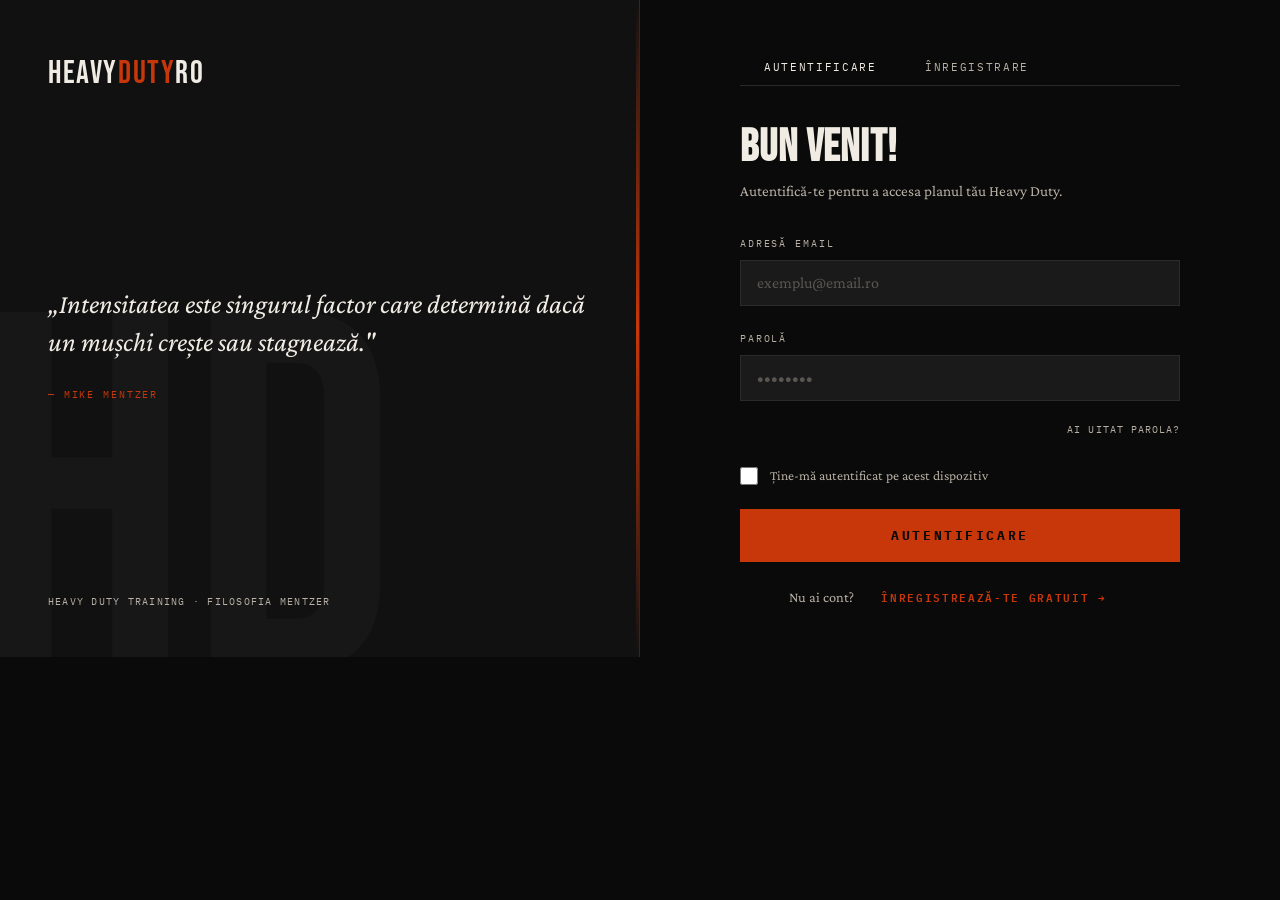
<file: jurnal-antrenament.html>
<!DOCTYPE html>
<html lang="ro">
<head>
    <meta charset="UTF-8">
    <meta name="viewport" content="width=device-width, initial-scale=1.0">
    <title>Jurnal Antrenament — HeavyDutyRO</title>
    <link rel="stylesheet" href="assets/css/style.css">
</head>
<body>

<header class="topbar">
    <a href="login.html" class="topbar-logo">Heavy<span>Duty</span>RO</a>
    <div class="topbar-right">
        <span class="topbar-user">Bun venit, <strong id="user-name">Utilizator</strong></span>
        <a href="#" onclick="logout(); return false;" class="topbar-logout">Ieșire</a>
    </div>
</header>

<nav class="sidebar">
    <span class="sidebar-section-label">General</span>
    <a href="dashboard.html" class="sidebar-link">
       Tablou de Bord
    </a>
    <a href="workout-planner.html" class="sidebar-link">
         Planificator
    </a>
    <a href="body-fat-estimator.html" class="sidebar-link">
      Estimare Grăsime
    </a>

    <span class="sidebar-section-label">Progres</span>
    <a href="jurnal-antrenament.html" class="sidebar-link active">
         Jurnal
    </a>
    <a href="nutritie.html" class="sidebar-link">
      Nutriție
    </a>

    <span class="sidebar-section-label">Educație</span>
    <a href="filosofia-mentzer.html" class="sidebar-link">
     Filosofia Mentzer
    </a>

    <span class="sidebar-section-label">Cont</span>
    <a href="setari.html" class="sidebar-link">
      Setări
    </a>
</nav>

<main class="main-content">

    <header class="page-header">
        <p class="page-tag">Înregistrare Antrenamente</p>
        <h1>Jurnal Antrenament</h1>
        <p class="page-subtitle">Toate antrenamentele tale, organizate pe dată și exercițiu</p>
    </header>

    <div class="info-bar">
        <p>
            <strong>Heavy Duty Training:</strong> Fiecare antrenament e o oportunitate de a progresa. 
            Înregistrează-ți greutățile, seturile și observațiile pentru a vedea evoluția pe termen lung.
        </p>
    </div>

    <!-- FILTRI & CĂUTARE -->
    <div class="card">
        <div class="field-row" style="margin-bottom: 1rem;">
            <div class="field-group">
                <label for="filter-month">Filtrează pe lună</label>
                <select id="filter-month">
                    <option value="">Toate lunile</option>
                    <option value="0">Ianuarie</option>
                    <option value="1">Februarie</option>
                    <option value="2">Martie</option>
                    <option value="3">Aprilie</option>
                    <option value="4">Mai</option>
                    <option value="5">Iunie</option>
                </select>
            </div>
            <div class="field-group">
                <label for="filter-exercise">Filtrează pe exercițiu</label>
                <input type="text" id="filter-exercise" placeholder="Ex: Bench Press...">
            </div>
            <div style="display: flex; align-items: flex-end;">
                <button class="btn btn-secondary" onclick="resetFilters()">Resetează Filtru</button>
            </div>
        </div>
    </div>

    <!-- ISTORIC ANTRENAMENTE -->
    <div id="workouts-container">
        <!-- Antrenamente vor fi populate din API -->
    </div>

</main>

<script>
async function logout() {
    await fetch('api/auth.php?action=logout', { method: 'POST' });
    window.location.href = 'login.html';
}

function resetFilters() {
    document.getElementById('filter-month').value    = '';
    document.getElementById('filter-exercise').value = '';
    loadWorkouts();
}

function parseExercises(value) {
    if (!value) return [];

    if (typeof value === 'string') {
        try {
            const parsed = JSON.parse(value);
            if (Array.isArray(parsed)) return parsed;
        } catch (_) {
            return value.split(',').map(item => item.trim()).filter(Boolean);
        }
    }
    if (Array.isArray(value)) return value;
    return [value];
}

function renderExercises(value) {
    const exercises = parseExercises(value);
    return exercises.map(ex => {
        if (typeof ex === 'object' && ex !== null) {
            return `<li>${escapeHtml(ex.name || '')}${ex.sets ? ` — ${escapeHtml(String(ex.sets))} seturi` : ''}${ex.reps ? `, ${escapeHtml(ex.reps)}` : ''}${ex.notes ? ` (${escapeHtml(ex.notes)})` : ''}</li>`;
        }
        return `<li>${escapeHtml(String(ex))}</li>`;
    }).join('');
}

function escapeHtml(text) {
    return String(text)
        .replace(/&/g, '&amp;')
        .replace(/</g, '&lt;')
        .replace(/>/g, '&gt;')
        .replace(/"/g, '&quot;')
        .replace(/'/g, '&#039;');
}

async function loadWorkouts(filterMonth = '', filterExercise = '') {
    const container = document.getElementById('workouts-container');
    container.innerHTML = '<div class="card"><p style="color:var(--chalk-dim);text-align:center">Se încarcă...</p></div>';

    try {
        const res  = await fetch('api/workouts.php');
        const data = await res.json();
        if (!data.success) {
            container.innerHTML = '<div class="card"><p style="color:var(--chalk-dim);text-align:center">Nu am putut încărca antrenamentele.</p></div>';
            return;
        }

        let workouts = data.data || [];

        if (filterMonth !== '') {
            workouts = workouts.filter(w => new Date(w.date).getMonth() === parseInt(filterMonth));
        }
        if (filterExercise.trim()) {
            const q = filterExercise.trim().toLowerCase();
            workouts = workouts.filter(w => {
                const values = [w.type || '', ...parseExercises(w.exercises).map(ex => typeof ex === 'object' ? ex.name : ex)].map(v => String(v).toLowerCase());
                return values.some(v => v.includes(q));
            });
        }

        if (workouts.length === 0) {
            container.innerHTML = '<div class="card"><p style="color:var(--chalk-dim);text-align:center">Niciun antrenament găsit.</p></div>';
            return;
        }

        container.innerHTML = workouts.map(w => {
            const dateFmt = new Date(w.date).toLocaleDateString('ro-RO', {day:'2-digit',month:'long',year:'numeric'});
            const exerciseHtml = renderExercises(w.exercises);
            return `<div class="card" style="margin-bottom:1rem;">
                <div style="display:flex;justify-content:space-between;align-items:flex-start;margin-bottom:1rem;flex-wrap:wrap;gap:1rem;">
                    <div>
                        <p class="card-title" style="margin-bottom:.25rem">${escapeHtml(dateFmt)} — ${escapeHtml(w.type || 'Antrenament')}</p>
                        <p style="color:var(--chalk-dim);font-size:.9rem;margin:0">Durata: ${escapeHtml(String(w.duration))} min · Intensitate: ${escapeHtml(String(w.intensity))}/10</p>
                    </div>
                    <button class="btn btn-small" onclick="deleteWorkout(${w.id})" style="border-color:var(--rust);color:var(--rust);white-space:nowrap">Șterge</button>
                </div>
                <div style="margin-bottom:1rem">
                    <p style="font-weight:bold;color:var(--chalk);margin-bottom:.5rem">Exerciții:</p>
                    <ul style="color:var(--chalk-dim);line-height:1.8;margin:0;padding-left:1.2rem">${exerciseHtml}</ul>
                </div>
                <div style="border-top:1px solid var(--plate);padding-top:1rem;margin-top:1rem">
                    <p style="font-weight:bold;color:var(--chalk);margin-bottom:.5rem">Notițe:</p>
                    <textarea id="notes-${w.id}" style="width:100%;min-height:90px;background:var(--steel);border:1px solid var(--plate);color:var(--chalk);padding:1rem;resize:vertical;">${escapeHtml(w.notes || '')}</textarea>
                    <button class="btn btn-small" onclick="saveWorkoutNotes(${w.id})" style="margin-top:0.75rem;background:var(--rust);color:#fff;border:none;">Salvează notițe</button>
                </div>
            </div>`;
        }).join('');
    } catch (_) {
        container.innerHTML = '<div class="card"><p style="color:var(--chalk-dim);text-align:center">Eroare la încărcarea datelor.</p></div>';
    }
}

async function deleteWorkout(id) {
    if (!confirm('Ștergi acest antrenament?')) return;
    try {
        const res  = await fetch(`api/workouts.php?id=${id}`, { method: 'DELETE' });
        const data = await res.json();
        if (data.success) {
            loadWorkouts(document.getElementById('filter-month').value, document.getElementById('filter-exercise').value);
        } else {
            alert(data.message);
        }
    } catch (_) { alert('Eroare rețea.'); }
}

async function saveWorkoutNotes(id) {
    const textarea = document.getElementById(`notes-${id}`);
    if (!textarea) return;
    const notes = textarea.value.trim();

    try {
        const res = await fetch(`api/workouts.php?id=${id}`, {
            method: 'PATCH',
            headers: { 'Content-Type': 'application/json' },
            body: JSON.stringify({ notes }),
        });
        const data = await res.json();
        if (!data.success) {
            alert(data.message || 'Nu am putut salva notițele.');
        }
    } catch (_) {
        alert('Eroare rețea.');
    }
}

function resetFilters() {
    document.getElementById('filter-month').value    = '';
    document.getElementById('filter-exercise').value = '';
    loadWorkouts();
}

// Filtrare live
document.getElementById('filter-exercise').addEventListener('input', function() {
    loadWorkouts(document.getElementById('filter-month').value, this.value);
});
document.getElementById('filter-month').addEventListener('change', function() {
    loadWorkouts(this.value, document.getElementById('filter-exercise').value);
});

(async function () {
    try {
        const res  = await fetch('api/auth.php?action=me');
        const data = await res.json();
        if (!data.success) { window.location.href = 'login.html'; return; }
        const name = data.user.firstName?.trim() || data.user.email.split('@')[0];
        document.getElementById('user-name').textContent = name;
    } catch (_) { window.location.href = 'login.html'; return; }

    await loadWorkouts();
})();
</script>

</body>
</html>
</file>
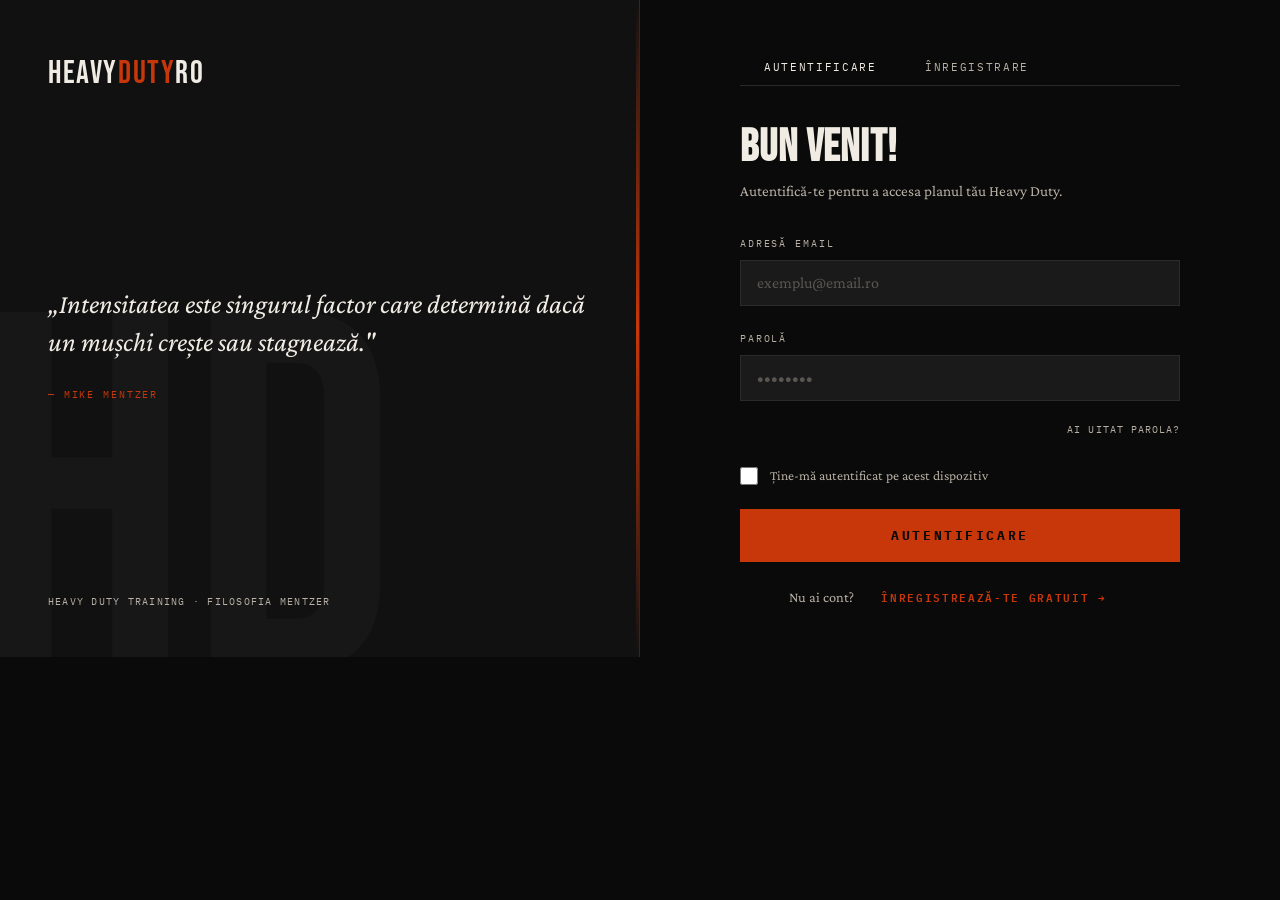
<file: login.html>
<!DOCTYPE html>
<html lang="ro">
<head>
    <meta charset="UTF-8">
    <meta name="viewport" content="width=device-width, initial-scale=1.0">
    <title>Autentificare — HeavyDutyRO</title>
    <link rel="stylesheet" href="assets/css/style.css">
    <style>
        :root {
            --iron: #0a0a0a;
            --steel: #111111;
            --forge: #1a1a1a;
            --rust: #c8370a;
            --rust-bright: #e84010;
            --chalk: #f0ece4;
            --chalk-dim: #b8b0a4;
            --plate: #2a2a2a;
            --error: #e84040;
            --success: #3daa6e;
        }

        *, *::before, *::after { box-sizing: border-box; margin: 0; padding: 0; }

        body {
            background-color: var(--iron);
            color: var(--chalk);
            font-family: 'Crimson Pro', Georgia, serif;
            font-size: 18px;
            min-height: 100vh;
            display: grid;
            grid-template-columns: 1fr 1fr;
        }

        .auth-brand {
            background: var(--steel);
            border-right: 1px solid var(--plate);
            display: flex;
            flex-direction: column;
            justify-content: space-between;
            padding: 3rem;
            position: relative;
            overflow: hidden;
        }

        .auth-brand::before {
            content: 'HD';
            position: absolute;
            bottom: -0.15em;
            left: -0.05em;
            font-family: 'Bebas Neue', sans-serif;
            font-size: 40vw;
            line-height: 0.85;
            color: rgba(255,255,255,0.025);
            pointer-events: none;
            max-font-size: 400px;
        }

        .auth-brand::after {
            content: '';
            position: absolute;
            top: 0; right: 0;
            width: 3px;
            height: 100%;
            background: linear-gradient(to bottom, transparent, var(--rust), transparent);
        }

        .brand-logo {
            font-family: 'Bebas Neue', sans-serif;
            font-size: 2rem;
            letter-spacing: 0.05em;
            color: var(--chalk);
            text-decoration: none;
        }

        .brand-logo span { color: var(--rust); }

        .brand-quote {
            position: relative;
            z-index: 2;
        }

        .brand-quote blockquote p {
            font-family: 'Crimson Pro', serif;
            font-size: 1.7rem;
            font-style: italic;
            line-height: 1.4;
            color: var(--chalk);
            margin-bottom: 1rem;
        }

        .brand-quote blockquote cite {
            font-family: 'IBM Plex Mono', monospace;
            font-size: 0.65rem;
            letter-spacing: 0.18em;
            text-transform: uppercase;
            color: var(--rust);
            font-style: normal;
        }

        .brand-footer {
            font-family: 'IBM Plex Mono', monospace;
            font-size: 0.65rem;
            letter-spacing: 0.12em;
            text-transform: uppercase;
            color: var(--chalk-dim);
        }

        /* ── RIGHT PANEL — FORMULARE ── */
        /* CSS: Stilizare panou drept cu formular centrat */
        .auth-panel {
            background: var(--iron);
            display: flex;
            flex-direction: column;
            align-items: center;
            justify-content: center;
            padding: 3rem;
        }

        .auth-tabs {
            display: flex;
            width: 100%;
            max-width: 440px;
            margin-bottom: 2.5rem;
            border-bottom: 1px solid var(--plate);
        }

        .auth-tab {
            font-family: 'IBM Plex Mono', monospace;
            font-size: 0.7rem;
            letter-spacing: 0.15em;
            text-transform: uppercase;
            padding: 0.75rem 1.5rem;
            cursor: pointer;
            color: var(--chalk-dim);
            border-bottom: 2px solid transparent;
            text-decoration: none;
            transition: color 0.2s, border-color 0.2s;
            margin-bottom: -1px;
            background: none;
            border: none;
        }

        .auth-tab.active {
            color: var(--chalk);
            border-bottom-color: var(--rust);
        }

        .auth-tab:hover {
            color: var(--chalk);
            background: none;
        }

        /* ── FORM STYLES ── */
        .auth-form {
            width: 100%;
            max-width: 440px;
        }

        .auth-form h2 {
            font-family: 'Bebas Neue', sans-serif;
            font-size: 2.8rem;
            letter-spacing: 0.02em;
            line-height: 1;
            margin-bottom: 0.5rem;
        }

        .auth-form .form-subtitle {
            font-size: 0.95rem;
            color: var(--chalk-dim);
            margin-bottom: 2rem;
        }

        /* PHP: Afișare mesaje de eroare/succes din sesiune */
        .form-message {
            padding: 0.75rem 1rem;
            margin-bottom: 1.5rem;
            font-family: 'IBM Plex Mono', monospace;
            font-size: 0.75rem;
            letter-spacing: 0.05em;
            display: none; /* PHP: Afișat dinamic când există mesaj */
        }

        .form-message.error {
            background: rgba(232, 64, 64, 0.1);
            border-left: 3px solid var(--error);
            color: var(--error);
        }

        .form-message.success {
            background: rgba(61, 170, 110, 0.1);
            border-left: 3px solid var(--success);
            color: var(--success);
        }

        /* ── CÂMPURI INPUT ── */
        .field-group {
            margin-bottom: 1.5rem;
        }

        .field-group label {
            display: block;
            font-family: 'IBM Plex Mono', monospace;
            font-size: 0.65rem;
            letter-spacing: 0.18em;
            text-transform: uppercase;
            color: var(--chalk-dim);
            margin-bottom: 0.5rem;
        }

        .field-group input {
            width: 100%;
            background: var(--forge);
            border: 1px solid var(--plate);
            color: var(--chalk);
            font-family: 'Crimson Pro', serif;
            font-size: 1rem;
            padding: 0.85rem 1rem;
            outline: none;
            transition: border-color 0.2s, background 0.2s;
            -webkit-appearance: none;
        }

        .field-group input::placeholder {
            color: rgba(184, 176, 164, 0.4);
        }

        .field-group input:focus {
            border-color: var(--rust);
            background: var(--steel);
        }

        /* CSS: Validare vizuală input cu :valid/:invalid */
        .field-group input:invalid:not(:placeholder-shown) {
            border-color: var(--error);
        }

        .field-hint {
            font-family: 'IBM Plex Mono', monospace;
            font-size: 0.6rem;
            letter-spacing: 0.08em;
            color: var(--chalk-dim);
            margin-top: 0.4rem;
        }

        .field-row {
            display: grid;
            grid-template-columns: 1fr 1fr;
            gap: 1rem;
        }

        /* ── CHECKBOX ── */
        .field-checkbox {
            display: flex;
            align-items: flex-start;
            gap: 0.75rem;
            margin-bottom: 1.5rem;
        }

        .field-checkbox input[type="checkbox"] {
            width: 18px;
            height: 18px;
            min-width: 18px;
            accent-color: var(--rust);
            margin-top: 0.1rem;
            cursor: pointer;
        }

        .field-checkbox label {
            font-size: 0.85rem;
            color: var(--chalk-dim);
            line-height: 1.4;
            cursor: pointer;
        }

        .field-checkbox label a {
            color: var(--rust);
            text-decoration: none;
        }

        /* ── BUTOANE ── */
        .btn-submit {
            width: 100%;
            font-family: 'IBM Plex Mono', monospace;
            font-size: 0.8rem;
            font-weight: 700;
            letter-spacing: 0.2em;
            text-transform: uppercase;
            color: var(--iron);
            background: var(--rust);
            border: 2px solid var(--rust);
            padding: 1rem 2rem;
            cursor: pointer;
            transition: all 0.3s ease;
            margin-bottom: 1.5rem;
        }

        .btn-submit:hover {
            background: var(--rust-bright);
            border-color: var(--rust-bright);
            color: var(--iron);
            transform: scale(1.02);
        }

        .btn-submit:active {
            transform: scale(0.98);
        }

        .form-separator {
            text-align: center;
            position: relative;
            margin-bottom: 1.5rem;
        }

        .form-separator::before {
            content: '';
            position: absolute;
            top: 50%; left: 0;
            width: 100%; height: 1px;
            background: var(--plate);
        }

        .form-separator span {
            position: relative;
            background: var(--iron);
            padding: 0 1rem;
            font-family: 'IBM Plex Mono', monospace;
            font-size: 0.65rem;
            letter-spacing: 0.15em;
            text-transform: uppercase;
            color: var(--chalk-dim);
        }

        .form-link {
            text-align: center;
            font-size: 0.9rem;
            color: var(--chalk-dim);
        }

        .form-link a {
            color: var(--rust);
            text-decoration: none;
            font-weight: 600;
        }

        .form-link a:hover { color: var(--rust-bright); }

        /* ── SECȚIUNE RECUPERARE PAROLĂ ── */
        .forgot-link {
            text-align: right;
            margin-top: -0.75rem;
            margin-bottom: 1.5rem;
        }

        .forgot-link a {
            font-family: 'IBM Plex Mono', monospace;
            font-size: 0.65rem;
            letter-spacing: 0.1em;
            color: var(--chalk-dim);
            text-decoration: none;
            text-transform: uppercase;
            transition: color 0.2s;
        }

        .forgot-link a:hover { color: var(--rust); }

        /* ── STRENGTH INDICATOR ── */
        .password-strength {
            height: 3px;
            background: var(--plate);
            margin-top: 0.5rem;
            position: relative;
            overflow: hidden;
        }

        .password-strength-bar {
            height: 100%;
            width: 0%;
            background: var(--rust);
            transition: width 0.3s;
            /* JavaScript: Actualizat dinamic în funcție de puterea parolei */
        }

        /* ── REGISTER SECTION ── */
        /* CSS: Stilizare secțiune înregistrare separată */
        #register {
            display: none; /* JavaScript: Toggled la click pe tab */
        }

        select {
            width: 100%;
            background: var(--forge);
            border: 1px solid var(--plate);
            color: var(--chalk);
            font-family: 'Crimson Pro', serif;
            font-size: 1rem;
            padding: 0.85rem 1rem;
            outline: none;
            transition: border-color 0.2s, background 0.2s;
            -webkit-appearance: none;
        }

        select:focus {
            border-color: var(--rust);
            background: var(--steel);
        }
    </style>
</head>
<body>

<!-- ── PANOU STÂNG — BRANDING ── -->
<!-- CSS: Stilizare panou branding lateral -->
<aside class="auth-brand">
    <a href="login.html" class="brand-logo">Heavy<span>Duty</span>RO</a>

    <div class="brand-quote">
        <blockquote>
            <p>
                „Intensitatea este singurul factor care determină
                dacă un mușchi crește sau stagnează."
            </p>
            <cite>— Mike Mentzer</cite>
        </blockquote>
    </div>

    <p class="brand-footer">Heavy Duty Training · Filosofia Mentzer</p>
</aside>

<!-- ── PANOU DREPT — AUTENTIFICARE / ÎNREGISTRARE ── -->
<main class="auth-panel">

    <!-- Tab-uri navigare Login / Înregistrare -->
    <div class="auth-tabs">
        <button class="auth-tab active" data-tab="login" onclick="switchTab('login', event)">Autentificare</button>
        <button class="auth-tab" data-tab="register" onclick="switchTab('register', event)">Înregistrare</button>
    </div>

    <!-- FORMULAR LOGIN -->
    <section id="login" class="auth-form" style="display: block;">
        <h2>Bun venit!</h2>
        <p class="form-subtitle">Autentifică-te pentru a accesa planul tău Heavy Duty.</p>

        <div class="form-message error" id="login-error-msg"></div>

        <form onsubmit="handleLogin(event)">
            <input type="hidden" name="action" value="login">

            <!-- Email -->
            <div class="field-group">
                <label for="login_email">Adresă Email</label>
                <input
                    type="email"
                    id="login_email"
                    name="login_email"
                    placeholder="exemplu@email.ro"
                    autocomplete="email"
                    required
                >
            </div>

            <!-- Parolă -->
            <div class="field-group">
                <label for="login_password">Parolă</label>
                <input
                    type="password"
                    id="login_password"
                    name="login_password"
                    placeholder="••••••••"
                    autocomplete="current-password"
                    required
                >
            </div>

            <!-- Link recuperare parolă -->
            <div class="forgot-link">
                <a href="#" onclick="alert('Funcție de recuperare parolă');return false;">Ai uitat parola?</a>
            </div>

            <!-- Ține-mă minte -->
            <div class="field-checkbox">
                <input type="checkbox" id="login_remember" name="login_remember" value="1">
                <label for="login_remember">Ține-mă autentificat pe acest dispozitiv</label>
            </div>

            <!-- Submit -->
            <button type="submit" class="btn-submit">
                Autentificare
            </button>
        </form>

        <p class="form-link">
            Nu ai cont? <a class="auth-tab" style="cursor:pointer;" onclick="switchTab('register', event)">Înregistrează-te gratuit →</a>
        </p>
    </section>

    <!-- FORMULAR ÎNREGISTRARE -->
    <section id="register" class="auth-form" style="display: none;">
        <h2>Alătură-te</h2>
        <p class="form-subtitle">Creează-ți contul și începe antrenamentul Heavy Duty.</p>

        <div class="form-message error" id="register-error-msg"></div>
        <div class="form-message success" id="register-success-msg"></div>

        <form onsubmit="handleRegister(event)">
            <input type="hidden" name="action" value="register">

            <!-- Nume + Prenume -->
            <div class="field-row">
                <div class="field-group">
                    <label for="reg_firstname">Prenume</label>
                    <input
                        type="text"
                        id="reg_firstname"
                        name="reg_firstname"
                        placeholder="Ion"
                        autocomplete="given-name"
                        required
                        minlength="2"
                        maxlength="50"
                    >
                </div>
                <div class="field-group">
                    <label for="reg_lastname">Nume de Familie</label>
                    <input
                        type="text"
                        id="reg_lastname"
                        name="reg_lastname"
                        placeholder="Popescu"
                        autocomplete="family-name"
                        required
                        minlength="2"
                        maxlength="50"
                    >
                </div>
            </div>

            <!-- Email -->
            <div class="field-group">
                <label for="reg_email">Adresă Email</label>
                <input
                    type="email"
                    id="reg_email"
                    name="reg_email"
                    placeholder="exemplu@email.ro"
                    autocomplete="email"
                    required
                >
            </div>

            <!-- Parolă -->
            <div class="field-group">
                <label for="reg_password">Parolă</label>
                <input
                    type="password"
                    id="reg_password"
                    name="reg_password"
                    placeholder="Minim 8 caractere"
                    autocomplete="new-password"
                    required
                    minlength="8"
                    oninput="updatePasswordStrength(this.value)"
                >
                <div class="password-strength">
                    <div class="password-strength-bar" id="pwd-strength-bar"></div>
                </div>
                <p class="field-hint">Minim 8 caractere, o majusculă, o cifră.</p>
            </div>

            <!-- Confirmare Parolă -->
            <div class="field-group">
                <label for="reg_password_confirm">Confirmă Parola</label>
                <input
                    type="password"
                    id="reg_password_confirm"
                    name="reg_password_confirm"
                    placeholder="Repetă parola"
                    autocomplete="new-password"
                    required
                >
            </div>

            <!-- Nivel experiență -->
            <div class="field-group">
                <label for="reg_experience">Nivel de Experiență</label>
                <select id="reg_experience" name="reg_experience" required>
                    <option value="">— Selectează nivelul —</option>
                    <option value="incepator">Începător (0–1 an)</option>
                    <option value="intermediar">Intermediar (1–3 ani)</option>
                    <option value="avansat">Avansat (3+ ani)</option>
                </select>
            </div>

            <!-- Acord termeni -->
            <div class="field-checkbox">
                <input type="checkbox" id="reg_terms" name="reg_terms" value="1" required>
                <label for="reg_terms">
                    Am citit și sunt de acord cu Termenii și Condițiile și Politica de Confidențialitate.
                </label>
            </div>

            <!-- Newsletter opțional -->
            <div class="field-checkbox">
                <input type="checkbox" id="reg_newsletter" name="reg_newsletter" value="1" checked>
                <label for="reg_newsletter">
                    Vreau să primesc sfaturi Heavy Duty și actualizări pe email.
                </label>
            </div>

            <!-- Submit -->
            <button type="submit" class="btn-submit">
                Creează Cont Gratuit
            </button>
        </form>

        <p class="form-link">
            Ai deja cont? <a style="cursor:pointer;" onclick="switchTab('login', event)">← Autentifică-te</a>
        </p>
    </section>

</main>


<script>
    // ── Redirecționare dacă deja logat ──────────────────
    (async function () {
        try {
            const res  = await fetch('api/auth.php?action=me');
            const data = await res.json();
            if (data.success) window.location.href = 'dashboard.html';
        } catch (_) { /* continuă */ }
    })();

    // ── Tab switching ────────────────────────────────────
    function switchTab(tabName, event) {
        event.preventDefault();
        document.querySelectorAll('.auth-form').forEach(f => f.style.display = 'none');
        document.querySelectorAll('.auth-tab').forEach(t => t.classList.remove('active'));
        document.getElementById(tabName).style.display = 'block';
        event.target.classList.add('active');
    }

    // ── Indicator putere parolă ──────────────────────────
    function updatePasswordStrength(password) {
        const bar = document.getElementById('pwd-strength-bar');
        let strength = 0;
        if (password.length >= 8)           strength += 25;
        if (/[A-Z]/.test(password))         strength += 25;
        if (/[0-9]/.test(password))         strength += 25;
        if (/[^A-Za-z0-9]/.test(password))  strength += 25;
        bar.style.width = strength + '%';
        bar.style.background = strength <= 25 ? 'var(--rust)' : strength <= 50 ? 'var(--warning)' : 'var(--success)';
    }

    // ── Afișare mesaj ────────────────────────────────────
    function showMessage(id, msg, type) {
        const el = document.getElementById(id);
        el.textContent = msg;
        el.className   = 'form-message show ' + type;
        if (type === 'error') {
            setTimeout(() => el.classList.remove('show'), 5000);
        }
    }

    // ── LOGIN ────────────────────────────────────────────
    async function handleLogin(event) {
        event.preventDefault();
        const email    = document.getElementById('login_email').value.trim();
        const password = document.getElementById('login_password').value;

        if (!email || !password) {
            showMessage('login-error-msg', 'Completează toate câmpurile!', 'error');
            return;
        }

        const btn = event.target.querySelector('button[type="submit"]');
        btn.disabled    = true;
        btn.textContent = 'Se conectează...';

        try {
            const res  = await fetch('api/auth.php?action=login', {
                method: 'POST',
                headers: { 'Content-Type': 'application/json' },
                body:    JSON.stringify({ email, password }),
            });
            const data = await res.json();

            if (data.success) {
                showMessage('login-error-msg', 'Conectare reușită! Redirecționare...', 'success');
                setTimeout(() => window.location.href = 'dashboard.html', 1000);
            } else {
                showMessage('login-error-msg', data.message || 'Eroare autentificare', 'error');
                btn.disabled    = false;
                btn.textContent = 'Autentificare';
            }
        } catch (err) {
            showMessage('login-error-msg', 'Eroare de rețea. Verifică serverul WAMP.', 'error');
            btn.disabled    = false;
            btn.textContent = 'Autentificare';
        }
    }

    // ── REGISTER ─────────────────────────────────────────
    async function handleRegister(event) {
        event.preventDefault();
        const firstName  = document.getElementById('reg_firstname').value.trim();
        const lastName   = document.getElementById('reg_lastname').value.trim();
        const email      = document.getElementById('reg_email').value.trim();
        const password   = document.getElementById('reg_password').value;
        const confirm    = document.getElementById('reg_password_confirm').value;
        const experience = document.getElementById('reg_experience').value;
        const newsletter = document.getElementById('reg_newsletter').checked ? 1 : 0;

        if (!firstName || !lastName || !email || !password || !confirm || !experience) {
            showMessage('register-error-msg', 'Completează toate câmpurile!', 'error');
            return;
        }
        if (password !== confirm) {
            showMessage('register-error-msg', 'Parolele nu se potrivesc!', 'error');
            return;
        }
        if (password.length < 8) {
            showMessage('register-error-msg', 'Parola trebuie să aibă minim 8 caractere!', 'error');
            return;
        }

        const btn = event.target.querySelector('button[type="submit"]');
        btn.disabled    = true;
        btn.textContent = 'Se creează...';

        try {
            const res  = await fetch('api/auth.php?action=register', {
                method: 'POST',
                headers: { 'Content-Type': 'application/json' },
                body:    JSON.stringify({ firstName, lastName, email, password, experience, newsletter }),
            });
            const data = await res.json();

            if (data.success) {
                showMessage('register-success-msg', 'Cont creat cu succes! Redirecționare...', 'success');
                setTimeout(() => window.location.href = 'dashboard.html', 1200);
            } else {
                showMessage('register-error-msg', data.message || 'Eroare înregistrare', 'error');
                btn.disabled    = false;
                btn.textContent = 'Creează Cont Gratuit';
            }
        } catch (err) {
            showMessage('register-error-msg', 'Eroare de rețea. Verifică serverul WAMP.', 'error');
            btn.disabled    = false;
            btn.textContent = 'Creează Cont Gratuit';
        }
    }
</script>
</html>
</file>
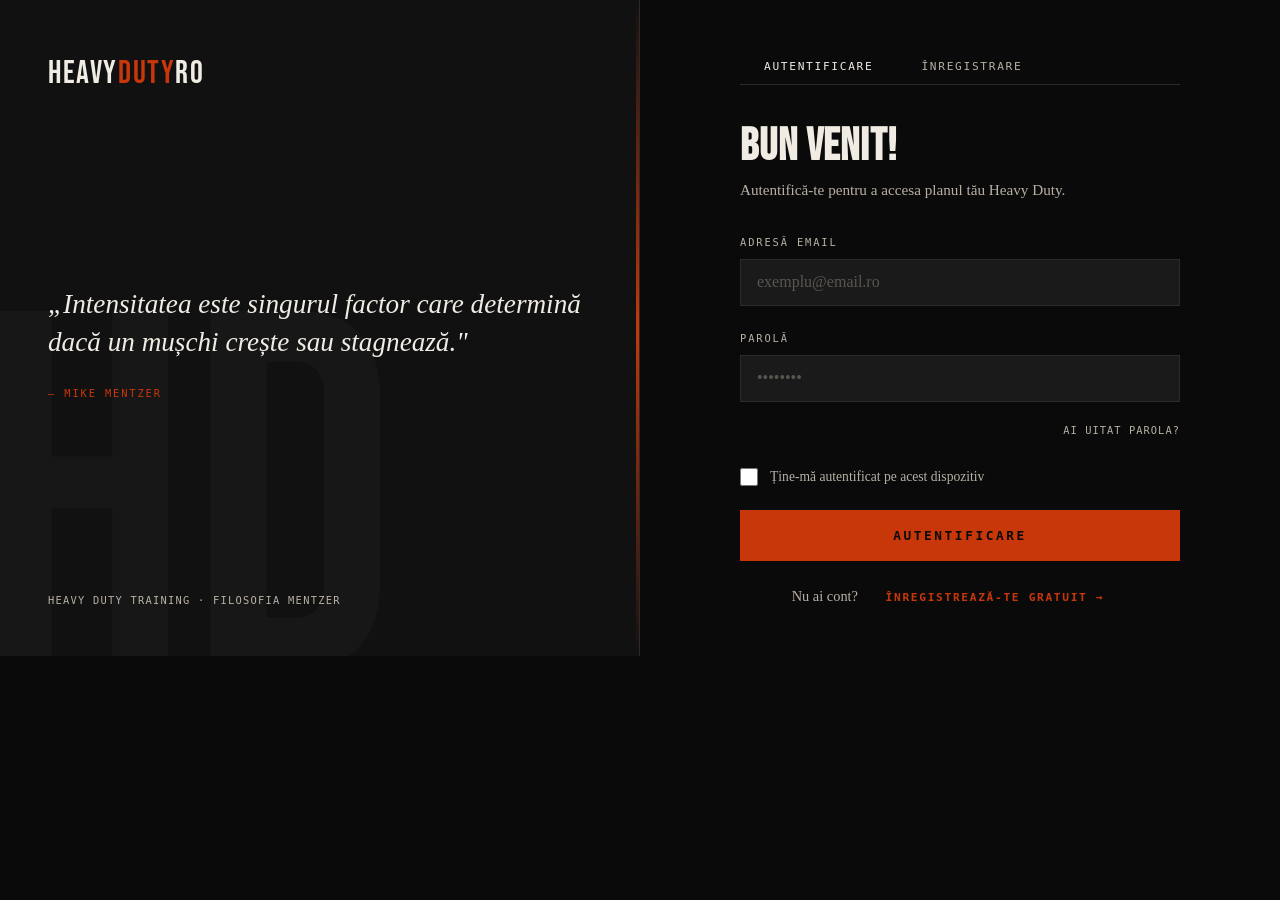
<file: nutritie.html>
<!DOCTYPE html>
<html lang="ro">
<head>
    <meta charset="UTF-8">
    <meta name="viewport" content="width=device-width, initial-scale=1.0">
    <title>Nutriție — HeavyDutyRO</title>
    <link rel="stylesheet" href="assets/css/style.css">
</head>
<body>

<header class="topbar">
    <a href="login.html" class="topbar-logo">Heavy<span>Duty</span>RO</a>
    <div class="topbar-right">
        <span class="topbar-user">Bun venit, <strong id="user-name">Utilizator</strong></span>
        <a href="#" onclick="logout(); return false;" class="topbar-logout">Ieșire</a>
    </div>
</header>

<nav class="sidebar">
    <span class="sidebar-section-label">General</span>
    <a href="dashboard.html" class="sidebar-link">
       Tablou de Bord
    </a>
    <a href="workout-planner.html" class="sidebar-link">
       Planificator
    </a>
    <a href="body-fat-estimator.html" class="sidebar-link">
        Estimare Grăsime
    </a>

    <span class="sidebar-section-label">Progres</span>
    <a href="jurnal-antrenament.html" class="sidebar-link">
        Jurnal
    </a>
    <a href="nutritie.html" class="sidebar-link active">
       Nutriție
    </a>

    <span class="sidebar-section-label">Educație</span>
    <a href="filosofia-mentzer.html" class="sidebar-link">
       Filozofia Mentzer
    </a>

    <span class="sidebar-section-label">Cont</span>
    <a href="setari.html" class="sidebar-link">
       Setări
    </a>
</nav>

<main class="main-content">

    <header class="page-header">
        <p class="page-tag">Planificare Nutrițională</p>
        <h1>Nutriție & Calorii</h1>
        <p class="page-subtitle">Calculator de macronutrienți pentru Heavy Duty Training</p>
    </header>

    <div class="info-bar">
        <p>
            <strong>Principii Heavy Duty:</strong> Nutriția trebuie să susțină recuperarea și creșterea musculară. 
            Caloric surplus modest, proteine ridicate, nutrienți întregi.
        </p>
    </div>

    <!-- CALCULATOR CALORII -->
    <div class="card">
        <p class="card-title"> Calculator Rând Metabolic (BMR)</p>
        <form id="calorie-calc-form" onsubmit="calculateCalories(event)">
            <div class="field-row">
                <div class="field-group">
                    <label for="cal-weight">Greutate (kg)</label>
                    <input type="number" id="cal-weight" name="cal-weight" step="0.1" placeholder="85" required>
                </div>
                <div class="field-group">
                    <label for="cal-height">Înălțime (cm)</label>
                    <input type="number" id="cal-height" name="cal-height" placeholder="180" required>
                </div>
            </div>
            <div class="field-row">
                <div class="field-group">
                    <label for="cal-age">Vârstă (ani)</label>
                    <input type="number" id="cal-age" name="cal-age" placeholder="30" required>
                </div>
                <div class="field-group">
                    <label for="cal-gender">Sex</label>
                    <select id="cal-gender" name="cal-gender" required>
                        <option value="">-- Alege --</option>
                        <option value="male">Bărbat</option>
                        <option value="female">Femeie</option>
                    </select>
                </div>
            </div>
            <div class="field-row">
                <div class="field-group">
                    <label for="cal-activity">Nivel de Activitate</label>
                    <select id="cal-activity" name="cal-activity" required>
                        <option value="">-- Alege --</option>
                        <option value="1.2">Sedentar (sport rar)</option>
                        <option value="1.375">Ușor activ (1-3 zile/săpt)</option>
                        <option value="1.55">Moderat activ (3-5 zile/săpt)</option>
                        <option value="1.725">Foarte activ (6-7 zile/săpt)</option>
                        <option value="1.9">Extrem activ (antrenament zilnic)</option>
                    </select>
                </div>
                <div class="field-group">
                    <label for="cal-goal">Obiectiv</label>
                    <select id="cal-goal" name="cal-goal" required>
                        <option value="">-- Alege --</option>
                        <option value="loss">Pierdere Grăsime (-10%)</option>
                        <option value="maintenance">Menținere (0%)</option>
                        <option value="gain">Câștig Muscular (+10%)</option>
                    </select>
                </div>
            </div>
            <button type="submit" class="btn btn-primary">Calculează</button>
        </form>
        <p id="prefill-status" style="margin-top: 0.8rem; color: var(--chalk-dim); font-size: 0.9rem;">Formularul se poate completa automat din ultima estimare de body fat.</p>

        <div id="calorie-result" style="margin-top: 2rem; display: none;">
            <div style="background: var(--steel); border-left: 3px solid var(--rust); padding: 1.5rem; border-radius: 0;">
                <p style="color: var(--chalk-dim); margin-bottom: 0.5rem;">Rând Metabolic de Bază (BMR):</p>
                <p style="font-size: 2rem; font-weight: bold; color: var(--rust); margin-bottom: 1.5rem;" id="bmr-value">0</p>

                <div class="grid-2">
                    <div>
                        <p style="color: var(--chalk-dim); font-size: 0.85rem; margin-bottom: 0.25rem;">Calorii Zilnice</p>
                        <p style="font-size: 1.5rem; font-weight: bold; color: var(--chalk);" id="tdee-value">0</p>
                    </div>
                    <div>
                        <p style="color: var(--chalk-dim); font-size: 0.85rem; margin-bottom: 0.25rem;">Proteina Zilnică (g)</p>
                        <p style="font-size: 1.5rem; font-weight: bold; color: var(--chalk);" id="protein-value">0</p>
                    </div>
                </div>

                <p style="color: var(--chalk-dim); font-size: 0.9rem; margin-top: 1rem; line-height: 1.6;">
                    <strong>Distribuție Macronutrienți Recomandată:</strong><br>
                    • Proteine: <span id="macro-protein">0</span>% (prioritar pentru creștere musculară)<br>
                    • Grăsimi: <span id="macro-fat">0</span>% (esențiale pentru hormonii sexuali)<br>
                    • Carbohidrați: <span id="macro-carbs">0</span>% (combustibil antrenament)
                </p>
            </div>
        </div>
    </div>

    <!-- RECOMANDĂRI NUTRIȚIONALE -->
    <div class="grid-2">
        <div class="card">
            <p class="card-title"> Surse de Proteine (Prioritar)</p>
            <ul style="list-style: none; padding: 0;">
                <li class="list-item">• Pui, curcan (carne albă)</li>
                <li class="list-item">• Carne roșie (vită, miel)</li>
                <li class="list-item">• Pește (somon, ton)</li>
                <li class="list-item">• Ouă și albuș</li>
                <li class="list-item">• Lactate (cașcaval, iaurt grec)</li>
                <li class="list-item">• Proteine în praf (whey, casein)</li>
            </ul>
        </div>

        <div class="card">
            <p class="card-title"> Legume & Fibre (Wellness)</p>
            <ul style="list-style: none; padding: 0;">
                <li class="list-item">• Broccoli, conopidă</li>
                <li class="list-item">• Spanac, salată</li>
                <li class="list-item">• Morcovi, sfeclă</li>
                <li class="list-item">• Ciuperci, roșii</li>
                <li class="list-item">• Mere, banane</li>
                <li class="list-item">• Avocado (grăsimi bune)</li>
            </ul>
        </div>
    </div>

    <div class="grid-2">
        <div class="card">
            <p class="card-title"> Carbohidrați Complexi (Energie)</p>
            <ul style="list-style: none; padding: 0;">
                <li class="list-item">• Orez integral</li>
                <li class="list-item">• Pâine din grâu integral</li>
                <li class="list-item">• Ovăz (fulgi, făină)</li>
                <li class="list-item">• Cartofi dulci</li>
                <li class="list-item">• Paste integrale</li>
                <li class="list-item">• Fasole, lințe (proteine vegane)</li>
            </ul>
        </div>

        <div class="card">
            <p class="card-title"> Grăsimi Sănătoase (Hormonală)</p>
            <ul style="list-style: none; padding: 0;">
                <li class="list-item">• Ulei de măsline (extra virgin)</li>
                <li class="list-item">• Avocado</li>
                <li class="list-item">• Nuci, migdale</li>
                <li class="list-item">• Semințe (floarea-soarelui, dovleac)</li>
                <li class="list-item">• Pești grassimi (omega-3)</li>
                <li class="list-item">• Margarină de arahide naturală</li>
            </ul>
        </div>
    </div>

    <!-- EXEMPLU PLAN ALIMENTAR -->
    <div class="card">
        <p class="card-title"> Exemplu Plan Alimentar Zilnic (distribuție automată)</p>
        <p style="margin-top: -0.5rem; margin-bottom: 1.25rem; color: var(--chalk-dim); font-size: 0.9rem;">
            Mesele sunt împărțite proporțional cu macro-urile calculate în BMR, ca să vezi rapid cum ar arăta ziua întreagă.
        </p>
        <table id="meal-plan">
            <thead>
                <tr>
                    <th>Mâncare</th>
                    <th>Exemplu</th>
                    <th>Proteină</th>
                    <th>Carbs</th>
                    <th>Grăsimi</th>
                </tr>
            </thead>
            <tbody>
                <tr>
                    <td>Mic Dejun</td>
                    <td id="meal-1-example">Ouă, ovăz și iaurt grecesc</td>
                    <td id="meal-1-protein">0g</td>
                    <td id="meal-1-carbs">0g</td>
                    <td id="meal-1-fat">0g</td>
                </tr>
                <tr>
                    <td>Gustare 1</td>
                    <td id="meal-2-example">Whey, banană și migdale</td>
                    <td id="meal-2-protein">0g</td>
                    <td id="meal-2-carbs">0g</td>
                    <td id="meal-2-fat">0g</td>
                </tr>
                <tr>
                    <td>Prânz</td>
                    <td id="meal-3-example">Pui, orez și broccoli</td>
                    <td id="meal-3-protein">0g</td>
                    <td id="meal-3-carbs">0g</td>
                    <td id="meal-3-fat">0g</td>
                </tr>
                <tr>
                    <td>Pre/Post Antrenament</td>
                    <td id="meal-4-example">Iaurt grec, fructe și o sursă rapidă de carbohidrați</td>
                    <td id="meal-4-protein">0g</td>
                    <td id="meal-4-carbs">0g</td>
                    <td id="meal-4-fat">0g</td>
                </tr>
                <tr>
                    <td>Cină</td>
                    <td id="meal-5-example">Somon sau vită, cartof dulce și salată</td>
                    <td id="meal-5-protein">0g</td>
                    <td id="meal-5-carbs">0g</td>
                    <td id="meal-5-fat">0g</td>
                </tr>
                <tr style="background: var(--forge); font-weight: bold;">
                    <td colspan="2">Total Zilnic</td>
                    <td id="meal-total-protein">0g</td>
                    <td id="meal-total-carbs">0g</td>
                    <td id="meal-total-fat">0g</td>
                </tr>
            </tbody>
        </table>
    </div>

    <!-- SFATURI NUTRIȚIONALE -->
    <div class="card">
        <p class="card-title"> Sfaturi & Principii Heavy Duty</p>
        <div style="display: grid; grid-template-columns: 1fr 1fr; gap: 1.5rem;">
            <div>
                <p style="font-weight: bold; color: var(--rust); margin-bottom: 0.5rem;">✓ Ce trebuie să faci:</p>
                <ul style="list-style: none; padding: 0; line-height: 1.8;">
                    <li style="color: var(--chalk-dim);">Mânâncă proteina la fiecare masă</li>
                    <li style="color: var(--chalk-dim);">Bea 2-3 litri de apă zilnic</li>
                    <li style="color: var(--chalk-dim);">Mănâncă regulat (5-6 mese/zi)</li>
                    <li style="color: var(--chalk-dim);">Carbohidrații pre/post-antrenament</li>
                    <li style="color: var(--chalk-dim);">Dormi 7-9 ore pentru recuperare</li>
                </ul>
            </div>
            <div>
                <p style="font-weight: bold; color: var(--rust); margin-bottom: 0.5rem;">✗ Ce trebuie să eviți:</p>
                <ul style="list-style: none; padding: 0; line-height: 1.8;">
                    <li style="color: var(--chalk-dim);">Zahăr rafinat & băuturi carbogazoase</li>
                    <li style="color: var(--chalk-dim);">Fast-food & mâncare procesată</li>
                    <li style="color: var(--chalk-dim);">Alcool excesiv (fără proteine)</li>
                    <li style="color: var(--chalk-dim);">Diete extrem de restrictive (tâmpite)</li>
                    <li style="color: var(--chalk-dim);">Antrenament fără recuperare</li>
                </ul>
            </div>
        </div>
    </div>

</main>

<script>
async function logout() {
    await fetch('api/auth.php?action=logout', { method: 'POST' });
    window.location.href = 'login.html';
}

function normalizeGender(value) {
    const v = String(value || '').toLowerCase().trim();
    if (v === 'male' || v === 'm' || v === 'barbat' || v === 'bărbat') return 'male';
    if (v === 'female' || v === 'f' || v === 'femeie') return 'female';
    return '';
}

function formatMacroGrams(value) {
    return `${Math.max(0, Math.round(value))}g`;
}

function updateMealPlan(targetCalories, proteinGrams, macroProtein, macroFat, macroCarbs, goal) {
    const totalMacroPercent = macroFat + macroCarbs;
    const proteinCalories = proteinGrams * 4;
    const remainingCalories = Math.max(targetCalories - proteinCalories, 0);
    const fatCalories = totalMacroPercent > 0 ? remainingCalories * (macroFat / totalMacroPercent) : 0;
    const carbCalories = totalMacroPercent > 0 ? remainingCalories * (macroCarbs / totalMacroPercent) : 0;

    const dailyFatGrams = fatCalories / 9;
    const dailyCarbGrams = carbCalories / 4;

    const mealPlan = [
        { example: 'Ouă, ovăz și iaurt grecesc', share: 22 },
        {
            example: goal === 'loss'
                ? 'Whey, fructe de pădure și migdale'
                : 'Whey, banană și migdale',
            share: 14,
        },
        {
            example: goal === 'gain'
                ? 'Pui, orez și avocado'
                : 'Pui, orez și broccoli',
            share: 26,
        },
        {
            example: goal === 'loss'
                ? 'Iaurt grec, fructe și semințe'
                : 'Iaurt grec, fructe și o sursă rapidă de carbohidrați',
            share: 18,
        },
        {
            example: goal === 'gain'
                ? 'Somon, cartof dulce și salată'
                : 'Somon sau vită, cartof dulce și salată',
            share: 20,
        },
    ];

    let distributedProtein = 0;
    let distributedCarbs = 0;
    let distributedFat = 0;

    mealPlan.forEach((meal, index) => {
        const isLastMeal = index === mealPlan.length - 1;
        const proteinPortion = isLastMeal ? proteinGrams - distributedProtein : Math.round(proteinGrams * (meal.share / 100));
        const carbPortion = isLastMeal ? dailyCarbGrams - distributedCarbs : Math.round(dailyCarbGrams * (meal.share / 100));
        const fatPortion = isLastMeal ? dailyFatGrams - distributedFat : Math.round(dailyFatGrams * (meal.share / 100));

        distributedProtein += proteinPortion;
        distributedCarbs += carbPortion;
        distributedFat += fatPortion;

        const rowNumber = index + 1;
        const exampleEl = document.getElementById(`meal-${rowNumber}-example`);
        const proteinEl = document.getElementById(`meal-${rowNumber}-protein`);
        const carbsEl = document.getElementById(`meal-${rowNumber}-carbs`);
        const fatEl = document.getElementById(`meal-${rowNumber}-fat`);

        if (exampleEl) exampleEl.textContent = meal.example;
        if (proteinEl) proteinEl.textContent = formatMacroGrams(proteinPortion);
        if (carbsEl) carbsEl.textContent = formatMacroGrams(carbPortion);
        if (fatEl) fatEl.textContent = formatMacroGrams(fatPortion);
    });

    const totalProteinEl = document.getElementById('meal-total-protein');
    const totalCarbsEl = document.getElementById('meal-total-carbs');
    const totalFatEl = document.getElementById('meal-total-fat');

    if (totalProteinEl) totalProteinEl.textContent = formatMacroGrams(proteinGrams);
    if (totalCarbsEl) totalCarbsEl.textContent = formatMacroGrams(dailyCarbGrams);
    if (totalFatEl) totalFatEl.textContent = formatMacroGrams(dailyFatGrams);
}

function calculateCalories(event) {
    event.preventDefault();

    const weight = parseFloat(document.getElementById('cal-weight').value);
    const height = parseFloat(document.getElementById('cal-height').value);
    const age = parseInt(document.getElementById('cal-age').value, 10);
    const gender = document.getElementById('cal-gender').value;
    const activity = parseFloat(document.getElementById('cal-activity').value);
    const goal = document.getElementById('cal-goal').value;

    if (!weight || !height || !age || !gender || !activity || !goal) return;

    const bmr = gender === 'male'
        ? (10 * weight) + (6.25 * height) - (5 * age) + 5
        : (10 * weight) + (6.25 * height) - (5 * age) - 161;

    const maintenanceTdee = bmr * activity;
    const goalMultiplier = goal === 'loss' ? 0.9 : (goal === 'gain' ? 1.1 : 1);
    const targetCalories = maintenanceTdee * goalMultiplier;

    const proteinPerKg = goal === 'loss' ? 2.2 : 2.0;
    const proteinGrams = weight * proteinPerKg;

    let macroProtein = 30;
    let macroFat = 30;
    let macroCarbs = 40;
    if (goal === 'loss') {
        macroProtein = 35;
        macroFat = 30;
        macroCarbs = 35;
    } else if (goal === 'gain') {
        macroProtein = 30;
        macroFat = 25;
        macroCarbs = 45;
    }

    document.getElementById('bmr-value').textContent = Math.round(bmr).toLocaleString('ro-RO') + ' kcal';
    document.getElementById('tdee-value').textContent = Math.round(targetCalories).toLocaleString('ro-RO') + ' kcal';
    document.getElementById('protein-value').textContent = Math.round(proteinGrams).toLocaleString('ro-RO');
    document.getElementById('macro-protein').textContent = String(macroProtein);
    document.getElementById('macro-fat').textContent = String(macroFat);
    document.getElementById('macro-carbs').textContent = String(macroCarbs);
    updateMealPlan(targetCalories, proteinGrams, macroProtein, macroFat, macroCarbs, goal);
    document.getElementById('calorie-result').style.display = 'block';
}

async function prefillNutritionFromBodyFatEstimate() {
    const statusEl = document.getElementById('prefill-status');
    if (!statusEl) return;

    try {
        const res = await fetch('api/user.php?action=bodyfat');
        const data = await res.json();

        if (!data.success || !data.data) {
            statusEl.textContent = 'Nu exista inca estimari body fat. Completeaza manual calculatorul.';
            return;
        }

        const estimate = data.data;
        if (estimate.weight !== null && estimate.weight !== undefined) {
            document.getElementById('cal-weight').value = estimate.weight;
        }
        if (estimate.height !== null && estimate.height !== undefined) {
            document.getElementById('cal-height').value = estimate.height;
        }
        if (estimate.age !== null && estimate.age !== undefined) {
            document.getElementById('cal-age').value = estimate.age;
        }

        const normalizedGender = normalizeGender(estimate.gender);
        if (normalizedGender) {
            document.getElementById('cal-gender').value = normalizedGender;
        }

        statusEl.textContent = 'Formular precompletat din ultima inregistrare body fat.';
    } catch (_) {
        statusEl.textContent = 'Nu am putut prelua datele body fat. Poti folosi calculatorul manual.';
    }
}

(async function () {
    try {
        const res  = await fetch('api/auth.php?action=me');
        const data = await res.json();
        if (!data.success) { window.location.href = 'login.html'; return; }
        const name = data.user.firstName?.trim() || data.user.email.split('@')[0];
        const el = document.getElementById('user-name');
        if (el) el.textContent = name;
        await prefillNutritionFromBodyFatEstimate();
    } catch (_) { window.location.href = 'login.html'; }
})();
</script>

</body>
</html>
</file>
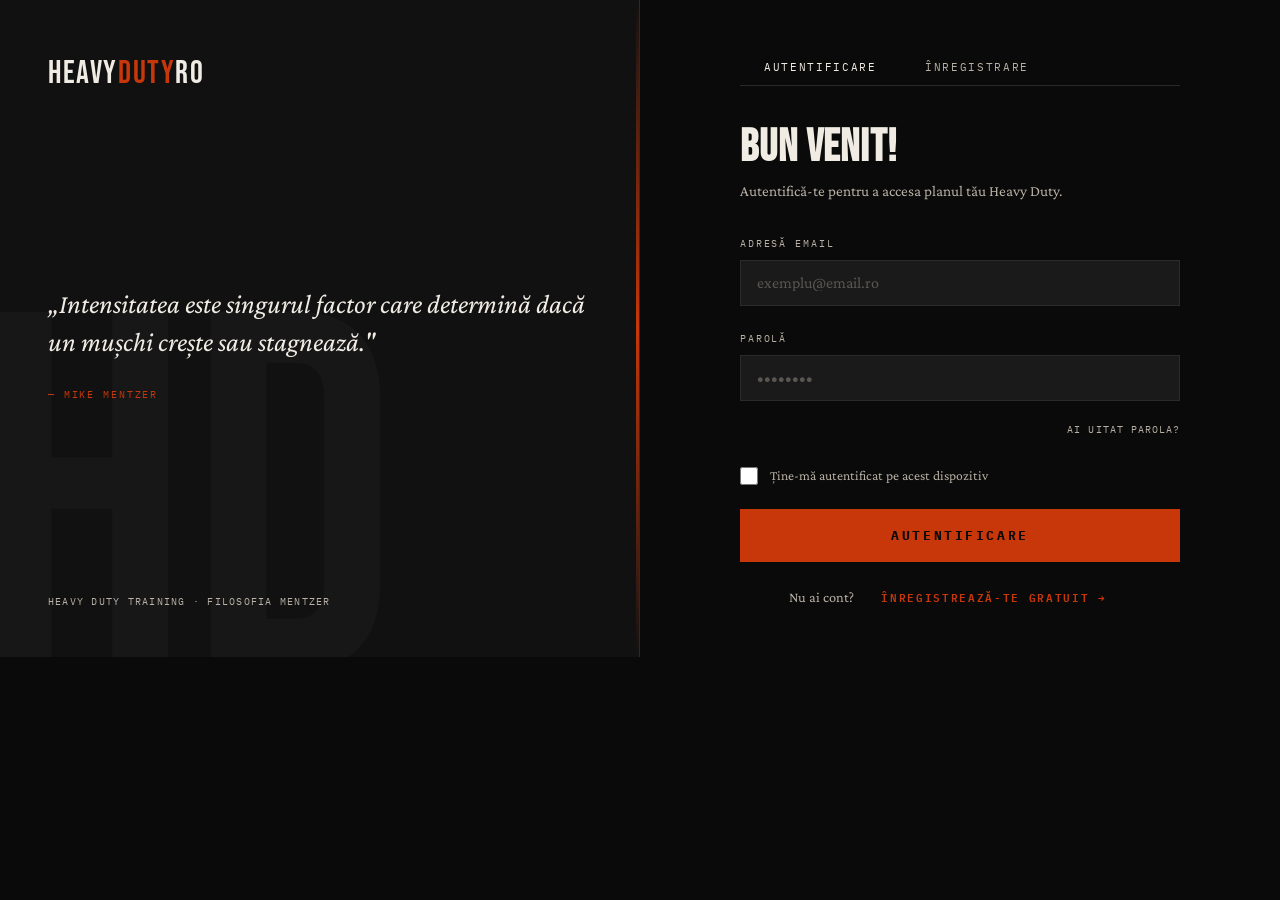
<file: setari.html>
<!DOCTYPE html>
<html lang="ro">
<head>
    <meta charset="UTF-8">
    <meta name="viewport" content="width=device-width, initial-scale=1.0">
    <title>Setări — HeavyDutyRO</title>
    <link rel="stylesheet" href="assets/css/style.css">
</head>
<body>

<header class="topbar">
    <a href="login.html" class="topbar-logo">Heavy<span>Duty</span>RO</a>
    <div class="topbar-right">
        <span class="topbar-user">Bun venit, <strong id="user-name">Utilizator</strong></span>
        <a href="#" onclick="logout(); return false;" class="topbar-logout">Ieșire</a>
    </div>
</header>

<nav class="sidebar">
    <span class="sidebar-section-label">General</span>
    <a href="dashboard.html" class="sidebar-link">
         Tablou de Bord
    </a>
    <a href="workout-planner.html" class="sidebar-link">
    Planificator
    </a>
    <a href="body-fat-estimator.html" class="sidebar-link">
       Estimare Grăsime
    </a>

    <span class="sidebar-section-label">Progres</span>
    <a href="jurnal-antrenament.html" class="sidebar-link">
       Jurnal
    </a>
    <a href="nutritie.html" class="sidebar-link">
         Nutriție
    </a>

    <span class="sidebar-section-label">Educație</span>
    <a href="filosofia-mentzer.html" class="sidebar-link">
      Filosofia Mentzer
    </a>

    <span class="sidebar-section-label">Cont</span>
    <a href="setari.html" class="sidebar-link active">
       Setări
    </a>
</nav>

<main class="main-content">

    <header class="page-header">
        <p class="page-tag">Administrare Cont</p>
        <h1>Setări Utilizator</h1>
        <p class="page-subtitle">Profilul și securitatea contului tău</p>
    </header>

    <div id="message-container"></div>

    <!-- SECȚIUNEA PROFIL -->
    <div class="card">
        <p class="card-title"> Informații Profil</p>
        <form id="profile-form" onsubmit="updateProfile(event)">
            <div class="field-row">
                <div class="field-group">
                    <label for="profile-firstname">Prenume</label>
                    <input type="text" id="profile-firstname" name="profile-firstname" required>
                </div>
                <div class="field-group">
                    <label for="profile-lastname">Nume</label>
                    <input type="text" id="profile-lastname" name="profile-lastname" required>
                </div>
            </div>

            <div class="field-row">
                <div class="field-group">
                    <label for="profile-email">Email</label>
                    <input type="email" id="profile-email" name="profile-email" readonly>
                </div>
            </div>

            <button type="submit" class="btn btn-primary">Salvează Modificări</button>
        </form>
    </div>

    <!-- SECȚIUNEA SECURITATE -->
    <div class="card">
        <p class="card-title"> Schimbare Parolă</p>
        <form id="password-form" onsubmit="changePassword(event)">
            <div class="field-group">
                <label for="old-password">Parola Actuală</label>
                <input type="password" id="old-password" name="old-password" required>
            </div>

            <div class="field-group">
                <label for="new-password">Parolă Nouă</label>
                <input type="password" id="new-password" name="new-password" required>
                <p id="password-strength" style="margin-top: 0.5rem; font-size: 0.85rem;">Puterea parolei: <span style="color: var(--chalk-dim);">--</span></p>
            </div>

            <div class="field-group">
                <label for="confirm-password">Confirmă Parolă Nouă</label>
                <input type="password" id="confirm-password" name="confirm-password" required>
            </div>

            <button type="submit" class="btn btn-primary">Schimbă Parolă</button>
        </form>
    </div>

    <!-- SECȚIUNEA ACTIVITATE -->
    <div class="card">
        <p class="card-title"> Activitate & Date</p>
        <div style="line-height: 1.8;">
            <p>
                <strong>Cont creat la:</strong> 
                <span id="account-created" style="color: var(--chalk-dim);">--</span>
            </p>
            <p>
                <strong>Ultima actualizare cont:</strong> 
                <span id="account-updated" style="color: var(--chalk-dim);">--</span>
            </p>
            <p>
                <strong>Antrenamente înregistrate:</strong> 
                <span id="workout-count" style="color: var(--chalk-dim);">--</span>
            </p>
            <p>
                <strong>Estimări grăsime salvate:</strong> 
                <span id="measurement-count" style="color: var(--chalk-dim);">--</span>
            </p>
            <p>
                <strong>Ultimul antrenament:</strong> 
                <span id="last-workout-at" style="color: var(--chalk-dim);">--</span>
            </p>
            <p>
                <strong>Ultima estimare grăsime:</strong> 
                <span id="last-estimate-at" style="color: var(--chalk-dim);">--</span>
            </p>
        </div>
    </div>

    <!-- SECȚIUNEA GESTIONARE DATE -->
    <div class="card" style="border-left: 3px solid var(--warning);">
        <p class="card-title"> Gestionare Date</p>
        <p style="color: var(--chalk-dim); margin-bottom: 1.5rem;">
            Aceste acțiuni afectează datele locale din browser și snapshot-ul exportat al contului.
        </p>
        <div class="field-row">
            <button type="button" class="btn btn-secondary" onclick="exportData()"> Export Date (JSON)</button>
            <button type="button" class="btn btn-secondary" onclick="clearAllData()"> Ștergere Date Locale</button>
        </div>
    </div>

    <!-- SECȚIUNEA DECONECTARE -->
    <div class="card">
        <p class="card-title"> Sesiune</p>
        <button class="btn btn-secondary" onclick="logout()">Deconectare</button>
    </div>

</main>

<script>
async function logout() {
    await fetch('api/auth.php?action=logout', { method: 'POST' });
    window.location.href = 'login.html';
}

function formatDateTime(value) {
    if (!value) return '--';
    const date = new Date(String(value).replace(' ', 'T'));
    if (Number.isNaN(date.getTime())) return String(value);
    return new Intl.DateTimeFormat('ro-RO', {
        dateStyle: 'medium',
        timeStyle: 'short'
    }).format(date);
}

function showMessage(type, text) {
    const container = document.getElementById('message-container');
    if (!container) return;
    container.innerHTML = `<div class="card" style="border-left: 3px solid ${type === 'success' ? 'var(--success)' : 'var(--warning)'}; margin-bottom: 1.5rem;">${text}</div>`;
}

function downloadJson(filename, payload) {
    const blob = new Blob([JSON.stringify(payload, null, 2)], { type: 'application/json;charset=utf-8' });
    const url = URL.createObjectURL(blob);
    const link = document.createElement('a');
    link.href = url;
    link.download = filename;
    document.body.appendChild(link);
    link.click();
    link.remove();
    URL.revokeObjectURL(url);
}

async function loadSettings() {
    try {
        const res = await fetch('api/user.php?action=profile');
        const data = await res.json();
        if (!data.success) {
            window.location.href = 'login.html';
            return;
        }

        const user = data.data.user || {};
        const stats = data.data.stats || {};

        document.getElementById('profile-firstname').value = user.firstName || '';
        document.getElementById('profile-lastname').value = user.lastName || '';
        document.getElementById('profile-email').value = user.email || '';

        const accountCreated = document.getElementById('account-created');
        const accountUpdated = document.getElementById('account-updated');
        const workoutCount = document.getElementById('workout-count');
        const measurementCount = document.getElementById('measurement-count');
        const lastWorkoutAt = document.getElementById('last-workout-at');
        const lastEstimateAt = document.getElementById('last-estimate-at');

        if (accountCreated) accountCreated.textContent = formatDateTime(user.createdAt);
        if (accountUpdated) accountUpdated.textContent = formatDateTime(user.updatedAt);
        if (workoutCount) workoutCount.textContent = Number.isFinite(data.data.totalWorkouts) ? data.data.totalWorkouts : '0';
        if (measurementCount) measurementCount.textContent = Number.isFinite(data.data.totalEstimates) ? data.data.totalEstimates : '0';
        if (lastWorkoutAt) lastWorkoutAt.textContent = formatDateTime(data.data.lastWorkoutAt);
        if (lastEstimateAt) lastEstimateAt.textContent = formatDateTime(data.data.lastEstimateAt);

        const el = document.getElementById('user-name');
        const name = user.firstName?.trim() || user.email?.split('@')[0] || 'Utilizator';
        if (el) el.textContent = name;
    } catch (_) {
        window.location.href = 'login.html';
    }
}

async function updateProfile(event) {
    event.preventDefault();
    const firstName = document.getElementById('profile-firstname').value.trim();
    const lastName = document.getElementById('profile-lastname').value.trim();

    try {
        const res = await fetch('api/user.php?action=profile', {
            method: 'POST',
            headers: { 'Content-Type': 'application/json' },
            body: JSON.stringify({ firstName, lastName })
        });
        const data = await res.json();

        if (!data.success) {
            showMessage('error', data.message || 'Nu s-a putut salva profilul.');
            return;
        }

        const el = document.getElementById('user-name');
        if (el) el.textContent = firstName || lastName || 'Utilizator';
        showMessage('success', data.message || 'Profil actualizat.');
    } catch (_) {
        showMessage('error', 'Eroare la actualizarea profilului.');
    }
}

async function exportData() {
    try {
        const [profileRes, workoutsRes, bodyfatRes, measurementsRes] = await Promise.all([
            fetch('api/user.php?action=profile'),
            fetch('api/workouts.php'),
            fetch('api/user.php?action=bodyfat_list'),
            fetch('api/measurements.php'),
        ]);

        const [profile, workouts, bodyfat, measurements] = await Promise.all([
            profileRes.json(),
            workoutsRes.json(),
            bodyfatRes.json(),
            measurementsRes.json().catch(() => ({ success: false, data: [] })),
        ]);

        const storageDump = {
            localStorage: Object.fromEntries(Object.keys(window.localStorage).map((key) => [key, window.localStorage.getItem(key)])),
            sessionStorage: Object.fromEntries(Object.keys(window.sessionStorage).map((key) => [key, window.sessionStorage.getItem(key)])),
        };

        downloadJson(`heavydutyro-export-${new Date().toISOString().slice(0, 10)}.json`, {
            exportedAt: new Date().toISOString(),
            profile: profile.success ? profile.data : null,
            workouts: workouts.success ? workouts.data : [],
            bodyFatEstimates: bodyfat.success ? bodyfat.data : [],
            measurements: measurements.success ? measurements.data : [],
            browserStorage: storageDump,
        });

        showMessage('success', 'Exportul a fost generat.');
    } catch (_) {
        showMessage('error', 'Nu s-a putut genera exportul.');
    }
}

async function clearAllData() {
    const confirmed = window.confirm('Aceasta va șterge datele locale din browser și te va deconecta. Continui?');
    if (!confirmed) return;

    window.localStorage.clear();
    window.sessionStorage.clear();
    await logout();
}

async function changePassword(event) {
    event.preventDefault();
    const currentPassword = document.getElementById('old-password').value;
    const newPassword = document.getElementById('new-password').value;
    const confirmPassword = document.getElementById('confirm-password').value;

    if (newPassword !== confirmPassword) {
        showMessage('error', 'Parolele noi nu coincid.');
        return;
    }

    try {
        const res = await fetch('api/user.php?action=password', {
            method: 'POST',
            headers: { 'Content-Type': 'application/json' },
            body: JSON.stringify({ currentPassword, newPassword })
        });
        const data = await res.json();

        if (!data.success) {
            showMessage('error', data.message || 'Nu s-a putut schimba parola.');
            return;
        }

        event.target.reset();
        showMessage('success', data.message || 'Parola a fost schimbată.');
    } catch (_) {
        showMessage('error', 'Eroare la schimbarea parolei.');
    }
}

(async function () {
    try {
        const res  = await fetch('api/auth.php?action=me');
        const data = await res.json();
        if (!data.success) { window.location.href = 'login.html'; return; }
        const name = data.user.firstName?.trim() || data.user.email.split('@')[0];
        const el = document.getElementById('user-name');
        if (el) el.textContent = name;
    } catch (_) { window.location.href = 'login.html'; }
})();

loadSettings();
</script>

</body>
</html>
</file>
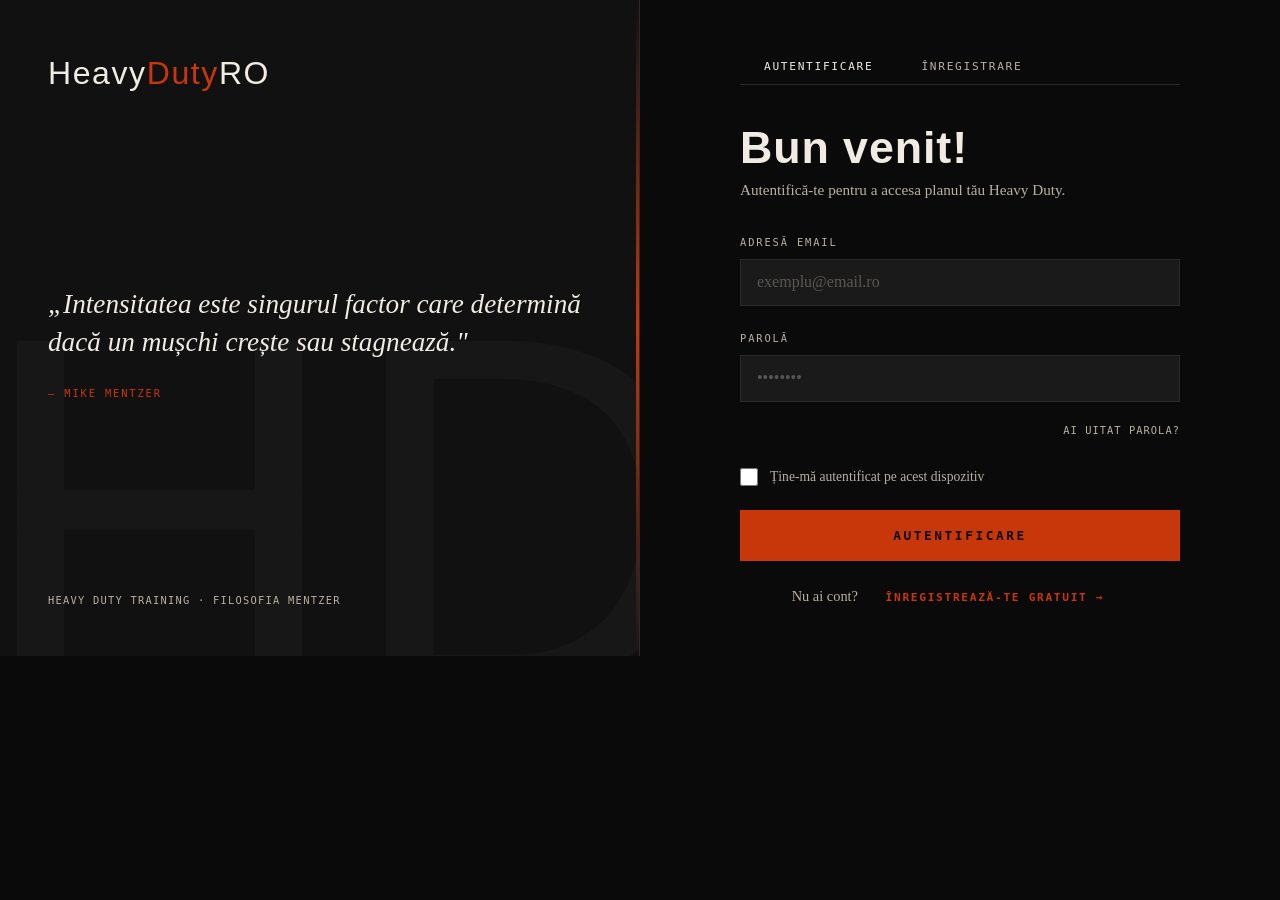
<file: workout-planner.html>
<!DOCTYPE html>
<html lang="ro">
<head>
    <meta charset="UTF-8">
    <meta name="viewport" content="width=device-width, initial-scale=1.0">
    <title>Planificator Antrenament — HeavyDutyRO</title>
    <link rel="stylesheet" href="assets/css/style.css">
    <style>
        /* Planner specific styles */
        .tabs {
            display: flex;
            gap: 0.5rem;
            margin-bottom: 2rem;
            border-bottom: 1px solid var(--plate);
        }

        .tab-btn {
            background: none;
            border: none;
            padding: 1rem;
            font-family: 'IBM Plex Mono', monospace;
            font-size: 0.75rem;
            letter-spacing: 0.15em;
            text-transform: uppercase;
            color: var(--chalk-dim);
            cursor: pointer;
            border-bottom: 2px solid transparent;
            transition: color 0.2s, border-color 0.2s;
            margin-bottom: -1px;
        }

        .tab-btn:hover {
            color: var(--chalk);
        }

        .tab-btn.active {
            color: var(--rust);
            border-bottom-color: var(--rust);
        }

        .tab-content {
            display: none;
        }

        .tab-content.active {
            display: block;
        }

        .routine-grid {
            display: grid;
            grid-template-columns: repeat(auto-fit, minmax(250px, 1fr));
            gap: 1.5rem;
            margin-bottom: 2rem;
        }

        .routine-card {
            background: var(--forge);
            border: 1px solid var(--plate);
            padding: 1.75rem;
            cursor: pointer;
            transition: border-color 0.2s, background 0.2s;
        }

        .routine-card:hover {
            border-color: var(--rust);
            background: rgba(200, 55, 10, 0.05);
        }

        .routine-card.selected {
            border-color: var(--rust);
            background: rgba(200, 55, 10, 0.1);
        }

        .routine-name {
            font-family: 'Bebas Neue', sans-serif;
            font-size: 1.4rem;
            color: var(--chalk);
            margin-bottom: 0.5rem;
        }

        .routine-meta {
            font-size: 0.85rem;
            color: var(--chalk-dim);
            line-height: 1.5;
            margin-bottom: 1rem;
        }

        .routine-btn {
            background: var(--rust);
            color: #fff;
            border: none;
            padding: 0.75rem 1.5rem;
            font-family: 'IBM Plex Mono', monospace;
            font-size: 0.72rem;
            letter-spacing: 0.15em;
            text-transform: uppercase;
            cursor: pointer;
            transition: background 0.2s;
            width: 100%;
        }

        .routine-btn:hover {
            background: var(--rust-bright);
        }

        .routine-description {
            font-size: 0.82rem;
            color: var(--chalk-dim);
            margin-bottom: 1rem;
        }

        .exercise-item {
            background: var(--steel);
            border: 1px solid var(--plate);
            padding: 1.25rem;
            margin-bottom: 1rem;
            display: grid;
            grid-template-columns: 1fr auto;
            gap: 1rem;
            align-items: start;
        }

        .exercise-info h4 {
            font-size: 1.1rem;
            color: var(--chalk);
            margin-bottom: 0.25rem;
        }

        .exercise-info p {
            font-size: 0.82rem;
            color: var(--chalk-dim);
            margin-bottom: 0.25rem;
        }

        .exercise-remove {
            background: var(--rust);
            color: #fff;
            border: none;
            padding: 0.5rem 1rem;
            font-size: 0.75rem;
            cursor: pointer;
            transition: background 0.2s;
            height: fit-content;
        }

        .exercise-remove:hover {
            background: var(--rust-bright);
        }

        .form-section {
            background: var(--forge);
            border: 1px solid var(--plate);
            padding: 1.75rem;
            margin-bottom: 1.5rem;
        }

        .form-title {
            font-family: 'IBM Plex Mono', monospace;
            font-size: 0.72rem;
            letter-spacing: 0.15em;
            text-transform: uppercase;
            color: var(--rust);
            margin-bottom: 1.5rem;
            display: flex;
            align-items: center;
            gap: 0.75rem;
        }

        .form-group {
            margin-bottom: 1rem;
        }

        .form-label {
            display: block;
            font-family: 'IBM Plex Mono', monospace;
            font-size: 0.62rem;
            letter-spacing: 0.18em;
            text-transform: uppercase;
            color: var(--chalk-dim);
            margin-bottom: 0.5rem;
        }

        .form-input,
        .form-select,
        .form-textarea {
            width: 100%;
            background: var(--steel);
            border: 1px solid var(--plate);
            color: var(--chalk);
            font-family: 'Crimson Pro', serif;
            font-size: 0.95rem;
            padding: 0.75rem 1rem;
            outline: none;
            transition: border-color 0.2s;
        }

        .form-textarea {
            resize: vertical;
            min-height: 80px;
        }

        .form-input:focus,
        .form-select:focus,
        .form-textarea:focus {
            border-color: var(--rust);
        }

        .form-row {
            display: grid;
            grid-template-columns: repeat(auto-fit, minmax(150px, 1fr));
            gap: 1rem;
        }

        .btn-add {
            background: var(--rust);
            color: #fff;
            border: 2px solid var(--rust);
            padding: 0.9rem 2rem;
            font-family: 'IBM Plex Mono', monospace;
            font-size: 0.82rem;
            letter-spacing: 0.2em;
            text-transform: uppercase;
            cursor: pointer;
            transition: background 0.2s, color 0.2s;
            width: 100%;
        }

        .btn-add:hover {
            background: transparent;
            color: var(--rust);
        }

        .btn-save {
            background: #3daa6e;
            color: #fff;
            border: 2px solid #3daa6e;
            padding: 0.9rem 2rem;
            font-family: 'IBM Plex Mono', monospace;
            font-size: 0.82rem;
            letter-spacing: 0.2em;
            text-transform: uppercase;
            cursor: pointer;
            transition: background 0.2s, color 0.2s;
        }

        .btn-save:hover {
            background: transparent;
            color: #3daa6e;
        }

        .workouts-list {
            display: grid;
            gap: 1rem;
        }

        .workout-item {
            background: var(--forge);
            border: 1px solid var(--plate);
            padding: 1.5rem;
            display: grid;
            grid-template-columns: 1fr auto;
            gap: 1rem;
            align-items: center;
        }

        .workout-name {
            font-family: 'Bebas Neue', sans-serif;
            font-size: 1.3rem;
            color: var(--chalk);
            margin-bottom: 0.5rem;
        }

        .workout-meta {
            font-size: 0.85rem;
            color: var(--chalk-dim);
        }

        .workout-actions {
            display: flex;
            gap: 0.5rem;
        }

        .btn-small {
            background: var(--steel);
            color: var(--chalk);
            border: 1px solid var(--plate);
            padding: 0.5rem 1rem;
            font-size: 0.75rem;
            cursor: pointer;
            transition: border-color 0.2s;
        }

        .btn-small:hover {
            border-color: var(--rust);
        }

        .message {
            padding: 1rem;
            margin-bottom: 1.5rem;
            border-left: 3px solid var(--rust);
            background: rgba(200, 55, 10, 0.1);
            color: var(--chalk);
        }
    </style>
</head>

<body>

<header class="topbar">
    <a href="login.html" class="topbar-logo">Heavy<span>Duty</span>RO</a>
    <div class="topbar-right">
        <span class="topbar-user">Bun venit, <strong id="user-name">Utilizator</strong></span>
        <a href="#" onclick="logout(); return false;" class="topbar-logout">Ieșire</a>
    </div>
</header>

<nav class="sidebar">
    <span class="sidebar-section-label">General</span>
    <a href="dashboard.html" class="sidebar-link">
         Tablou de Bord
    </a>
    <a href="workout-planner.html" class="sidebar-link active">
        Planificator
    </a>
    <a href="body-fat-estimator.html" class="sidebar-link">
     Estimare Grăsime
    </a>

    <span class="sidebar-section-label">Progres</span>
    <a href="jurnal-antrenament.html" class="sidebar-link">
  Jurnal
    </a>
    <a href="nutritie.html" class="sidebar-link">
    Nutriție
    </a>

    <span class="sidebar-section-label">Educație</span>
    <a href="filosofia-mentzer.html" class="sidebar-link">
        Filosofia Mentzer
    </a>

    <span class="sidebar-section-label">Cont</span>
    <a href="setari.html" class="sidebar-link">
      Setări
    </a>
</nav>

<main class="main-content">

    <header class="page-header">
        <p class="page-tag">Planificator Antrenament</p>
        <h1>Construiește-ți<br>Rutina Ideală</h1>
        <p class="page-subtitle">Alege o rutină Mentzer prestabilită sau creează-ți una customizată</p>
    </header>

    <div class="info-bar">
        <p>
            <strong>Heavy Duty Training:</strong> Mike Mentzer's system focuses on high intensity, low volume. 
            Fiecare mișcare la efort maxim, apoi recuperare profundă pentru maxim progres.
        </p>
    </div>

    <!-- TABS -->
    <div class="tabs">
        <button class="tab-btn active" onclick="switchTab('routines')"> Rutine Prestabilite</button>
        <button class="tab-btn" onclick="switchTab('custom')"> Custom Workout</button>
        <button class="tab-btn" onclick="switchTab('manage')"> Antrenamentele Mele</button>
    </div>

    <!-- TAB 1: RUTINE PRESTABILITE -->
    <div id="routines" class="tab-content active">
        <p style="color: var(--chalk-dim); margin-bottom: 1.5rem;">
            Alege una din rutinele Mentzer bazate pe disponibilitate și experiență:
        </p>

        <div class="routine-grid">
            <!-- Full Body 3x -->
            <div class="routine-card" onclick="selectRoutine('fullbody3')">
                <p class="routine-name">Full Body</p>
                <p class="routine-meta">
                    <strong>Frecvență:</strong> 3x/săptămână<br>
                    <strong>Durată sesie:</strong> 45-60 min<br>
                    <strong>Nivelul:</strong> Intermediar
                </p>
                <p class="routine-description">
                    Optim pentru greutate medie de antrenament. Fiecare grup muscular 1-2 ori/săptămână.
                </p>
                <button class="routine-btn" onclick="loadRoutine('fullbody3')">📥 Încarcă</button>
            </div>

            <!-- Upper/Lower 4x -->
            <div class="routine-card" onclick="selectRoutine('upper-lower')">
                <p class="routine-name">Upper/Lower</p>
                <p class="routine-meta">
                    <strong>Frecvență:</strong> 4x/săptămână<br>
                    <strong>Durată sesie:</strong> 50-70 min<br>
                    <strong>Nivelul:</strong> Avansat
                </p>
                <p class="routine-description">
                    Split optimal: 2x Upper + 2x Lower. Recuperare profundă între sesiuni.
                </p>
                <button class="routine-btn" onclick="loadRoutine('upper-lower')"> Încarcă</button>
            </div>

            <!-- Chest/Back Focus -->
            <div class="routine-card" onclick="selectRoutine('chest-back')">
                <p class="routine-name">Chest/Back Focus</p>
                <p class="routine-meta">
                    <strong>Frecvență:</strong> 4x/săptămână<br>
                    <strong>Durată sesie:</strong> 60 min<br>
                    <strong>Nivelul:</strong> Expert
                </p>
                <p class="routine-description">
                    Specializare: Piept 2x + Spate 2x. Maxim volum pentru masa.
                </p>
                <button class="routine-btn" onclick="loadRoutine('chest-back')"> Încarcă</button>
            </div>

            <!-- Beginner Full Body -->
            <div class="routine-card" onclick="selectRoutine('beginner')">
                <p class="routine-name">Beginner Full Body</p>
                <p class="routine-meta">
                    <strong>Frecvență:</strong> 3x/săptămână<br>
                    <strong>Durată sesie:</strong> 40-50 min<br>
                    <strong>Nivelul:</strong> Începător
                </p>
                <p class="routine-description">
                    Exerciții compuse, forme perfecte. Bază solidă pentru progres.
                </p>
                <button class="routine-btn" onclick="loadRoutine('beginner')"> Încarcă</button>
            </div>
        </div>
    </div>

    <!-- TAB 2: CUSTOM WORKOUT -->
    <div id="custom" class="tab-content">
        <div id="message-container"></div>

        <form onsubmit="saveWorkout(event);">
            <!-- WORKOUT INFO -->
            <div class="form-section">
                <p class="form-title">📋 Informații Antrenament</p>
                
                <div class="form-row">
                    <div class="form-group">
                        <label class="form-label">Nume Antrenament</label>
                        <input type="text" id="workout-name" class="form-input" placeholder="ex: Chest & Triceps" required>
                    </div>
                    <div class="form-group">
                        <label class="form-label">Durată (minute)</label>
                        <input type="number" id="workout-duration" class="form-input" placeholder="60" min="15" max="180" value="60">
                    </div>
                    <div class="form-group">
                        <label class="form-label">Intensitate</label>
                        <select id="workout-intensity" class="form-select">
                            <option value="Maxim">Maxim (4-6 reps)</option>
                            <option value="Înalt">Înalt (6-8 reps)</option>
                            <option value="Mediu">Mediu (8-12 reps)</option>
                            <option value="Ușor">Ușor (12+ reps)</option>
                        </select>
                    </div>
                </div>

                <div class="form-group">
                    <label class="form-label">Note</label>
                    <textarea id="workout-notes" class="form-textarea" placeholder="Adaugă note despre workout..."></textarea>
                </div>
            </div>

            <!-- ADAUGĂ EXERCIȚIU -->
            <div class="form-section">
                <p class="form-title"> Adaugă Exercițiu</p>
                
                <div class="form-row">
                    <div class="form-group">
                        <label class="form-label">Nume Exercițiu</label>
                        <input type="text" id="exercise-name" class="form-input" placeholder="ex: Bench Press">
                    </div>
                    <div class="form-group">
                        <label class="form-label">Seturi</label>
                        <input type="number" id="exercise-sets" class="form-input" value="3" min="1" max="10">
                    </div>
                    <div class="form-group">
                        <label class="form-label">Repetări</label>
                        <input type="text" id="exercise-reps" class="form-input" placeholder="ex: 4-6 sau 8-10">
                    </div>
                </div>

                <div class="form-group">
                    <label class="form-label">Descriere / Note</label>
                    <textarea id="exercise-notes" class="form-textarea" placeholder="Greutate, form, progres..." style="min-height: 60px;"></textarea>
                </div>

                <button type="button" class="btn-add" onclick="addExercise();"> Adaugă la Antrenament</button>
            </div>

            <!-- EXERCIȚII ADĂUGATE -->
            <div class="form-section">
                <p class="form-title"> Exerciții în Antrenament</p>
                <div id="exercises-list"></div>
            </div>

            <button type="submit" class="btn-save"> Salvează Antrenament</button>
        </form>
    </div>

    <!-- TAB 3: MANAGE WORKOUTS -->
    <div id="manage" class="tab-content">
        <div id="workouts-container" class="workouts-list"></div>
    </div>

</main>

<script>
// Verificare autentificare - citit din API
window.addEventListener('load', async function() {
    try {
        const res = await fetch('api/auth.php?action=me');
        const data = await res.json();
        if (!data.success) {
            window.location.href = 'login.html';
            return;
        }
        const name = data.user.firstName?.trim() || data.user.email.split('@')[0];
        document.getElementById('user-name').textContent = name;
        loadWorkouts();
    } catch (_) {
        window.location.href = 'login.html';
    }
});

async function logout() {
    await fetch('api/auth.php?action=logout', { method: 'POST' });
    window.location.href = 'login.html';
}

function switchTab(tab) {
    document.querySelectorAll('.tab-content').forEach(el => el.classList.remove('active'));
    document.querySelectorAll('.tab-btn').forEach(el => el.classList.remove('active'));
    document.getElementById(tab).classList.add('active');
    event.target.classList.add('active');
}

// Predefined routines
const routines = {
    fullbody3: {
        name: 'Full Body 3x/week',
        type: 'Full Body',
        exercises: [
            { name: 'Squat', sets: 4, reps: '4-6', notes: 'Main movement - max intensity' },
            { name: 'Bench Press', sets: 4, reps: '4-6', notes: 'Primary push' },
            { name: 'Deadlift', sets: 3, reps: '4-6', notes: 'Back & total body' },
            { name: 'Barbell Row', sets: 3, reps: '6-8', notes: 'Secondary back' },
            { name: 'Leg Press', sets: 3, reps: '8-10', notes: 'Secondary legs' },
            { name: 'Pull-ups', sets: 3, reps: '6-10', notes: 'Vertical pull' }
        ],
        duration: 60,
        intensity: 'Maxim'
    },
    'upper-lower': {
        name: 'Upper/Lower 4x/week',
        type: 'Upper/Lower Split',
        exercises: [
            { name: 'Bench Press', sets: 4, reps: '4-6', notes: 'Upper A - Chest' },
            { name: 'Incline Press', sets: 3, reps: '6-8', notes: 'Secondary chest' },
            { name: 'Lat Pulldown', sets: 4, reps: '6-8', notes: 'Upper B - Back' },
            { name: 'Barbell Row', sets: 4, reps: '4-6', notes: 'Primary back' },
            { name: 'Squat', sets: 4, reps: '4-6', notes: 'Lower A - Legs' },
            { name: 'Leg Press', sets: 3, reps: '8-10', notes: 'Secondary legs' },
            { name: 'Deadlift', sets: 3, reps: '4-6', notes: 'Lower B - Back chain' }
        ],
        duration: 60,
        intensity: 'Maxim'
    },
    'chest-back': {
        name: 'Chest/Back Focus',
        type: 'Chest/Back Specialization',
        exercises: [
            { name: 'Bench Press', sets: 5, reps: '4-6', notes: 'Main - Max intensity' },
            { name: 'Incline Dumbbell Press', sets: 3, reps: '6-8', notes: 'Upper chest' },
            { name: 'Dips', sets: 3, reps: '6-10', notes: 'Chest & triceps' },
            { name: 'Pec Deck', sets: 2, reps: '8-12', notes: 'Isolation' },
            { name: 'Barbell Row', sets: 5, reps: '4-6', notes: 'Main back' },
            { name: 'Lat Pulldown', sets: 3, reps: '6-8', notes: 'Vertical pull' },
            { name: 'Machine Row', sets: 3, reps: '8-10', notes: 'Secondary' }
        ],
        duration: 70,
        intensity: 'Maxim'
    },
    beginner: {
        name: 'Beginner Full Body',
        type: 'Full Body Beginner',
        exercises: [
            { name: 'Barbell Squat', sets: 3, reps: '6-8', notes: 'Legs - form important' },
            { name: 'Barbell Bench Press', sets: 3, reps: '6-8', notes: 'Chest - learn form' },
            { name: 'Barbell Deadlift', sets: 2, reps: '6-8', notes: 'Back - form first' },
            { name: 'Barbell Bent-Over Row', sets: 3, reps: '6-8', notes: 'Back secondary' },
            { name: 'Pull-ups assisted', sets: 3, reps: '8-12', notes: 'Back/arms' },
            { name: 'Dumbbell Curls', sets: 2, reps: '8-10', notes: 'Arms' }
        ],
        duration: 50,
        intensity: 'Înalt'
    }
};

let tempExercises = [];
let editingWorkoutId = null;

// Convertit intensity din text la numeric
function getIntensityValue(intensityText) {
    const map = { 'Maxim': 10, 'Înalt': 8, 'Mediu': 5, 'Ușor': 3 };
    return map[intensityText] || 5;
}

function loadRoutine(routineKey) {
    const routine = routines[routineKey];
    if (!routine) return;

    // Clear temp exercises și editingWorkoutId
    tempExercises = JSON.parse(JSON.stringify(routine.exercises));
    editingWorkoutId = null;

    // Auto-fill form
    document.getElementById('workout-name').value = routine.name;
    document.getElementById('workout-duration').value = routine.duration;
    document.getElementById('workout-intensity').value = routine.intensity;

    // Switch to custom tab
    document.getElementById('custom').classList.add('active');
    document.getElementById('routines').classList.remove('active');
    document.getElementById('manage').classList.remove('active');
    document.querySelectorAll('.tab-btn')[1].classList.add('active');
    document.querySelectorAll('.tab-btn')[0].classList.remove('active');

    updateExercisesList();
    showMessage('Rutina încărcată! Poți salva direct sau adăuga exerciții suplimentare.');
}

function addExercise() {
    const name = document.getElementById('exercise-name').value.trim();
    const sets = document.getElementById('exercise-sets').value;
    const reps = document.getElementById('exercise-reps').value.trim();
    const notes = document.getElementById('exercise-notes').value.trim();

    if (!name) {
        showMessage('Adaugă numele al exercițiului!', 'error');
        return;
    }

    tempExercises.push({ name, sets: parseInt(sets), reps, notes });

    // Clear form
    document.getElementById('exercise-name').value = '';
    document.getElementById('exercise-sets').value = '3';
    document.getElementById('exercise-reps').value = '';
    document.getElementById('exercise-notes').value = '';

    updateExercisesList();
    showMessage(`"${name}" adăugat!`);
}

function updateExercisesList() {
    const list = document.getElementById('exercises-list');
    if (tempExercises.length === 0) {
        list.innerHTML = '<p style="color: var(--chalk-dim);">Niciun exercițiu adăugat. Pornește cu rutina prestabilită sau adaugă manual.</p>';
        return;
    }

    list.innerHTML = tempExercises.map((ex, idx) => `
        <div class="exercise-item">
            <div class="exercise-info">
                <h4>${ex.name}</h4>
                <p><strong>${ex.sets} × ${ex.reps}</strong> reps</p>
                ${ex.notes ? `<p>${ex.notes}</p>` : ''}
            </div>
            <button type="button" class="exercise-remove" onclick="removeExercise(${idx});">Șterge</button>
        </div>
    `).join('');
}

function removeExercise(idx) {
    tempExercises.splice(idx, 1);
    updateExercisesList();
}

// SALVARE ÎN DB
async function saveWorkout(event) {
    event.preventDefault();

    if (tempExercises.length === 0) {
        showMessage('Adaugă cel puțin un exercițiu!', 'error');
        return;
    }

    const name = document.getElementById('workout-name').value.trim();
    const duration = parseInt(document.getElementById('workout-duration').value);
    const intensity = getIntensityValue(document.getElementById('workout-intensity').value);
    const notes = document.getElementById('workout-notes').value.trim();

    if (!name || !duration) {
        showMessage('Completează numele și durata!', 'error');
        return;
    }

    // Formatare exerciții ca JSON string
    const exercisesStr = JSON.stringify(tempExercises);

    // Data curentă în format YYYY-MM-DD
    const today = new Date().toISOString().split('T')[0];

    try {
        // Dacă editez, șterge-o pe cea veche și creează o nouă
        if (editingWorkoutId) {
            await fetch(`api/workouts.php?id=${editingWorkoutId}`, { method: 'DELETE' });
        }

        // POST nou workout
        const res = await fetch('api/workouts.php', {
            method: 'POST',
            headers: { 'Content-Type': 'application/json' },
            body: JSON.stringify({
                date: today,
                type: name,
                exercises: exercisesStr,
                duration: duration,
                intensity: intensity,
                notes: notes
            })
        });

        const data = await res.json();
        if (!data.success) {
            showMessage('Eroare la salvare: ' + (data.message || 'Necunoscut'), 'error');
            return;
        }

        // Clear form
        document.getElementById('workout-name').value = '';
        document.getElementById('workout-notes').value = '';
        tempExercises = [];
        editingWorkoutId = null;
        updateExercisesList();

        showMessage('✓ Antrenament salvat!');
        setTimeout(() => {
            document.getElementById('manage').classList.add('active');
            document.getElementById('custom').classList.remove('active');
            document.querySelectorAll('.tab-btn')[2].classList.add('active');
            document.querySelectorAll('.tab-btn')[1].classList.remove('active');
            loadWorkouts();
        }, 1000);
    } catch (err) {
        console.error(err);
        showMessage('Eroare la comunicare cu serverul', 'error');
    }
}

// CITIRE DIN DB
async function loadWorkouts() {
    try {
        const res = await fetch('api/workouts.php');
        const data = await res.json();

        if (!data.success) {
            showMessage('Eroare la citire workouts', 'error');
            return;
        }

        const workouts = data.data || [];
        const container = document.getElementById('workouts-container');

        if (workouts.length === 0) {
            container.innerHTML = '<p style="color: var(--chalk-dim); text-align: center; padding: 2rem;">Niciun antrenament salvat. Creează-ți primul!</p>';
            return;
        }

        container.innerHTML = workouts.map(w => `
            <div class="workout-item">
                <div>
                    <p class="workout-name">${w.type || 'Fără tip'}</p>
                    <p class="workout-meta">
                        Data: ${w.date} • ${w.duration} min • Intensitate: ${w.intensity}/10
                    </p>
                </div>
                <div class="workout-actions">
                    <button class="btn-small" onclick="editWorkout(${w.id});">Editează</button>
                    <button class="btn-small" onclick="deleteWorkout(${w.id});">Șterge</button>
                </div>
            </div>
        `).join('');
    } catch (err) {
        console.error(err);
        showMessage('Eroare la citire workouts', 'error');
    }
}

// ȘTERGERE DIN DB
async function deleteWorkout(id) {
    if (!confirm('Șterge antrenamentul?')) return;

    try {
        const res = await fetch(`api/workouts.php?id=${id}`, { method: 'DELETE' });
        const data = await res.json();

        if (!data.success) {
            showMessage('Eroare la ștergere', 'error');
            return;
        }

        showMessage('✓ Antrenament șters.');
        loadWorkouts();
    } catch (err) {
        console.error(err);
        showMessage('Eroare la ștergere', 'error');
    }
}

// EDITARE - citit din DB
async function editWorkout(id) {
    try {
        // Citit lista de workouts
        const res = await fetch('api/workouts.php');
        const data = await res.json();

        if (!data.success) {
            showMessage('Eroare la citire', 'error');
            return;
        }

        const workout = data.data.find(w => w.id === id);
        if (!workout) {
            showMessage('Antrenament negăsit', 'error');
            return;
        }

        // Parse exercises dacă e JSON string
        let exercises = [];
        if (typeof workout.exercises === 'string') {
            try {
                exercises = JSON.parse(workout.exercises);
            } catch (e) {
                console.warn('Nu s-a putut parsa exercises:', e);
            }
        } else {
            exercises = workout.exercises || [];
        }

        // Populate form
        document.getElementById('workout-name').value = workout.type || '';
        document.getElementById('workout-duration').value = workout.duration || 60;
        
        // Convertit intensity din numeric în text
        const intensityMap = { 10: 'Maxim', 8: 'Înalt', 5: 'Mediu', 3: 'Ușor' };
        document.getElementById('workout-intensity').value = intensityMap[workout.intensity] || 'Mediu';
        
        document.getElementById('workout-notes').value = workout.notes || '';
        tempExercises = JSON.parse(JSON.stringify(exercises));
        editingWorkoutId = id;

        updateExercisesList();

        // Switch to custom tab
        document.getElementById('custom').classList.add('active');
        document.getElementById('manage').classList.remove('active');
        document.querySelectorAll('.tab-btn')[1].classList.add('active');
        document.querySelectorAll('.tab-btn')[2].classList.remove('active');

        showMessage('Antrenament încărcat pentru editare.');
    } catch (err) {
        console.error(err);
        showMessage('Eroare la citire antrenament', 'error');
    }
}

function showMessage(msg, type = 'success') {
    const container = document.getElementById('message-container');
    const color = type === 'error' ? 'var(--rust)' : '#3daa6e';
    container.innerHTML = `<div class="message" style="border-left-color: ${color};">${msg}</div>`;
    setTimeout(() => { container.innerHTML = ''; }, 3000);
}

function selectRoutine(key) {
    // Just visual feedback
    document.querySelectorAll('.routine-card').forEach(el => el.classList.remove('selected'));
    event.target.closest('.routine-card').classList.add('selected');
}
</script>

</body>
</html>
</file>
<file: assets/css/style.css>
/* =====================================================
   HEAVYDUTYRO — DESIGN SYSTEM CSS
   Color Scheme: Industrial Brutalist
   Fonts: Bebas Neue, Crimson Pro, IBM Plex Mono
   ===================================================== */

@import url('https://fonts.googleapis.com/css2?family=Bebas+Neue&family=Crimson+Pro:ital,wght@0,400;0,600;1,400&family=IBM+Plex+Mono:wght@400;700&display=swap');

/* ── COLOR VARIABLES ── */
:root {
    --iron: #0a0a0a;
    --steel: #111111;
    --forge: #1a1a1a;
    --rust: #c8370a;
    --rust-bright: #e84010;
    --chalk: #f0ece4;
    --chalk-dim: #b8b0a4;
    --plate: #2a2a2a;
    --gold: #c9a84c;
    --success: #3daa6e;
    --warning: #d4a520;
    --error: #c8370a;
    
    /* Body Fat Categories */
    --bf-elite: #3daa6e;
    --bf-athletic: #7bc67a;
    --bf-fitness: #c9a84c;
    --bf-average: #e08b30;
    --bf-obese: #c8370a;
}

/* ── RESET ── */
*, *::before, *::after {
    box-sizing: border-box;
    margin: 0;
    padding: 0;
}

/* ── BASE STYLES ── */
html {
    scroll-behavior: smooth;
}

body {
    background: var(--iron);
    color: var(--chalk);
    font-family: 'Crimson Pro', Georgia, serif;
    font-size: 16px;
    line-height: 1.6;
    min-height: 100vh;
    display: grid;
    grid-template-columns: 240px 1fr;
    grid-template-rows: auto 1fr;
    overflow-x: hidden;
}

/* ── TOPBAR ── */
.topbar {
    grid-column: 1 / -1;
    background: var(--steel);
    border-bottom: 1px solid var(--plate);
    height: 60px;
    display: flex;
    align-items: center;
    justify-content: space-between;
    padding: 0 2rem;
    position: sticky;
    top: 0;
    z-index: 100;
}

.topbar-logo {
    font-family: 'Bebas Neue', sans-serif;
    font-size: 1.6rem;
    letter-spacing: 0.05em;
    color: var(--chalk);
    text-decoration: none;
    display: flex;
    align-items: center;
}

.topbar-logo span {
    color: var(--rust);
}

.topbar-right {
    display: flex;
    align-items: center;
    gap: 1.5rem;
}

.topbar-user {
    font-family: 'IBM Plex Mono', monospace;
    font-size: 0.7rem;
    letter-spacing: 0.1em;
    text-transform: uppercase;
    color: var(--chalk-dim);
}

.topbar-user strong {
    color: var(--chalk);
}

.topbar-logout {
    font-family: 'IBM Plex Mono', monospace;
    font-size: 0.65rem;
    letter-spacing: 0.12em;
    text-transform: uppercase;
    color: var(--chalk-dim);
    text-decoration: none;
    border: 1px solid var(--plate);
    padding: 0.35rem 0.8rem;
    transition: color 0.2s, border-color 0.2s;
    cursor: pointer;
    background: none;
}

.topbar-logout:hover {
    color: var(--rust);
    border-color: var(--rust);
}

/* ── SIDEBAR ── */
.sidebar {
    background: var(--steel);
    border-right: 1px solid var(--plate);
    padding: 1.5rem 0;
    display: flex;
    flex-direction: column;
    gap: 0.25rem;
    overflow-y: auto;
}

.sidebar-section-label {
    font-family: 'IBM Plex Mono', monospace;
    font-size: 0.6rem;
    letter-spacing: 0.2em;
    text-transform: uppercase;
    color: var(--chalk-dim);
    padding: 1rem 1.5rem 0.5rem;
}

.sidebar-link {
    display: flex;
    align-items: center;
    gap: 0.75rem;
    padding: 0.65rem 1.5rem;
    font-family: 'IBM Plex Mono', monospace;
    font-size: 0.72rem;
    letter-spacing: 0.08em;
    text-transform: uppercase;
    color: var(--chalk-dim);
    text-decoration: none;
    border-left: 2px solid transparent;
    transition: color 0.2s, border-color 0.2s, background 0.2s;
}

.sidebar-link:hover {
    color: var(--chalk);
    background: var(--forge);
}

.sidebar-link.active {
    color: var(--chalk);
    border-left-color: var(--rust);
    background: rgba(200, 55, 10, 0.08);
}

.sidebar-icon {
    font-size: 1.2rem;
    min-width: 1.2rem;
}

/* ── MAIN CONTENT ── */
.main-content {
    padding: 2.5rem;
    overflow-y: auto;
}

/* ── PAGE HEADER ── */
.page-header {
    margin-bottom: 2.5rem;
}

.page-tag {
    font-family: 'IBM Plex Mono', monospace;
    font-size: 0.65rem;
    letter-spacing: 0.2em;
    text-transform: uppercase;
    color: var(--rust);
    margin-bottom: 0.5rem;
}

h1 {
    font-family: 'Bebas Neue', sans-serif;
    font-size: 2.8rem;
    letter-spacing: 0.02em;
    line-height: 1;
    margin-bottom: 0.5rem;
}

h2 {
    font-family: 'Bebas Neue', sans-serif;
    font-size: 1.8rem;
    letter-spacing: 0.02em;
    line-height: 1;
    margin-bottom: 0.5rem;
}

h3 {
    font-family: 'Bebas Neue', sans-serif;
    font-size: 1.3rem;
    letter-spacing: 0.02em;
}

.page-subtitle {
    font-size: 0.95rem;
    color: var(--chalk-dim);
}

/* ── CARD ── */
.card {
    background: var(--forge);
    border: 1px solid var(--plate);
    padding: 1.7rem;
    margin-bottom: 1.5rem;
}


.card-title {
    font-family: 'IBM Plex Mono', monospace;
    font-size: 0.65rem;
    letter-spacing: 0.2em;
    text-transform: uppercase;
    color: var(--chalk-dim);
    margin-bottom: 1.5rem;
    display: flex;
    align-items: center;
    gap: 0.75rem;
}

.card-title::after {
    content: '';
    flex: 1;
    height: 1px;
    background: var(--plate);
}

/* ── INFO BAR ── */
.info-bar {
    background: var(--forge);
    border: 1px solid var(--plate);
    border-left: 3px solid var(--gold);
    padding: 1rem 1.5rem;
    margin-bottom: 2rem;
}

.info-bar p {
    font-size: 0.9rem;
    color: var(--chalk-dim);
    line-height: 1.5;
}

.info-bar strong {
    color: var(--chalk);
}

/* ── FORM FIELDS ── */
.field-group {
    margin-bottom: 1.25rem;
}

.field-group label {
    display: block;
    font-family: 'IBM Plex Mono', monospace;
    font-size: 0.6rem;
    letter-spacing: 0.18em;
    text-transform: uppercase;
    color: var(--chalk-dim);
    margin-bottom: 0.4rem;
}

.field-group input,
.field-group select,
.field-group textarea {
    width: 100%;
    background: var(--steel);
    border: 1px solid var(--plate);
    color: var(--chalk);
    font-family: 'Crimson Pro', serif;
    font-size: 1rem;
    padding: 0.75rem 1rem;
    outline: none;
    transition: border-color 0.2s, background 0.2s;
  /*  -webkit-appearance: none; */
}

.field-group input:focus,
.field-group select:focus,
.field-group textarea:focus {
    border-color: var(--rust);
    background: var(--forge);
}

.field-row {
    display: grid;
    grid-template-columns: 1fr 1fr;
    gap: 1rem;
}

/* ── BUTTONS ── */
.btn {
    font-family: 'IBM Plex Mono', monospace;
    font-size: 0.75rem;
    font-weight: 700;
    letter-spacing: 0.15em;
    text-transform: uppercase;
    padding: 0.8rem 1.5rem;
    border: 2px solid;
    cursor: pointer;
    transition: all 0.2s;
    text-decoration: none;
    display: inline-block;
}

.btn-primary {
    background: var(--rust);
    border-color: var(--rust);
    color: #fff;
}

.btn-primary:hover {
    background: transparent;
    color: var(--rust);
}

.btn-secondary {
    background: transparent;
    border-color: var(--chalk-dim);
    color: var(--chalk-dim);
}

.btn-secondary:hover {
    border-color: var(--chalk);
    color: var(--chalk);
}

.btn-small {
    padding: 0.5rem 1rem;
    font-size: 0.65rem;
}

/* ── GRID LAYOUTS ── */
.grid-2 {
    display: grid;
    grid-template-columns: 1fr 1fr;
    gap: 1.5rem;
}

.grid-3 {
    display: grid;
    grid-template-columns: repeat(auto-fit, minmax(300px, 1fr));
    gap: 1.5rem;
}

.grid-auto {
    display: grid;
    grid-template-columns: repeat(auto-fit, minmax(250px, 1fr));
    gap: 1.5rem;
}

/* ── STAT CARDS ── */
.stat-card {
    text-align: center;
}

.stat-value {
    font-family: 'Bebas Neue', sans-serif;
    font-size: 3.5rem;
    line-height: 1;
    color: var(--rust);
    margin: 1rem 0;
}

.stat-label {
    font-family: 'IBM Plex Mono', monospace;
    font-size: 0.75rem;
    letter-spacing: 0.1em;
    text-transform: uppercase;
    color: var(--chalk-dim);
}

/* ── TABLES ── */
table {
    width: 100%;
    border-collapse: collapse;
    font-size: 0.9rem;
}

table thead th {
    font-family: 'IBM Plex Mono', monospace;
    font-size: 0.6rem;
    letter-spacing: 0.15em;
    text-transform: uppercase;
    color: var(--chalk-dim);
    text-align: left;
    padding: 0.75rem 1rem;
    border-bottom: 1px solid var(--plate);
}

table tbody tr {
    border-bottom: 1px solid rgba(42, 42, 42, 0.6);
    transition: background 0.2s;
}

table tbody tr:hover {
    background: rgba(255, 255, 255, 0.03);
}

table tbody td {
    padding: 0.75rem 1rem;
    color: var(--chalk-dim);
}

table tbody td:first-child {
    color: var(--chalk);
}

/* ── LIST STYLES ── */
.list-item {
    padding: 1rem;
    background: var(--steel);
    border: 1px solid var(--plate);
    margin-bottom: 0.75rem;
    display: flex;
    justify-content: space-between;
    align-items: center;
    transition: background 0.2s;
}

.list-item:hover {
    background: var(--forge);
}

.list-item-title {
    font-family: 'Bebas Neue', sans-serif;
    font-size: 1.1rem;
    margin-bottom: 0.25rem;
}

.list-item-meta {
    font-family: 'IBM Plex Mono', monospace;
    font-size: 0.7rem;
    color: var(--chalk-dim);
    text-transform: uppercase;
}

/* ── PROGRESS BAR ── */
.progress-bar {
    height: 8px;
    background: var(--plate);
    margin: 1rem 0;
    overflow: hidden;
}

.progress-fill {
    height: 100%;
    background: var(--success);
    width: 0%;
    transition: width 0.3s;
}

/* ── BADGES ── */
.badge {
    display: inline-block;
    font-family: 'IBM Plex Mono', monospace;
    font-size: 0.6rem;
    letter-spacing: 0.1em;
    text-transform: uppercase;
    padding: 0.25rem 0.6rem;
    background: rgba(200, 55, 10, 0.2);
    border: 1px solid rgba(200, 55, 10, 0.3);
    color: var(--rust);
}

.badge.success {
    background: rgba(61, 170, 110, 0.2);
    border-color: rgba(61, 170, 110, 0.3);
    color: var(--success);
}

.badge.warning {
    background: rgba(212, 165, 32, 0.2);
    border-color: rgba(212, 165, 32, 0.3);
    color: var(--warning);
}

/* ── RESPONSIVE ── */
@media (max-width: 1024px) {
    .grid-2 {
        grid-template-columns: 1fr;
    }
}

@media (max-width: 768px) {
    body {
        grid-template-columns: 1fr;
    }

    .sidebar {
        display: none;
    }

    .topbar {
        padding: 0 1rem;
    }

    .main-content {
        padding: 1.5rem;
    }

    .page-header {
        margin-bottom: 1.5rem;
    }

    h1 {
        font-size: 2rem;
    }

    h2 {
        font-size: 1.4rem;
    }

    .field-row {
        grid-template-columns: 1fr;
    }

    .grid-2,
    .grid-3,
    .grid-auto {
        grid-template-columns: 1fr;
    }
}

@media (max-width: 480px) {
    h1 {
        font-size: 1.5rem;
    }

    h2 {
        font-size: 1.1rem;
    }

    .card {
        padding: 1rem;
    }

    .btn {
        width: 100%;
        text-align: center;
    }
}
</file>
